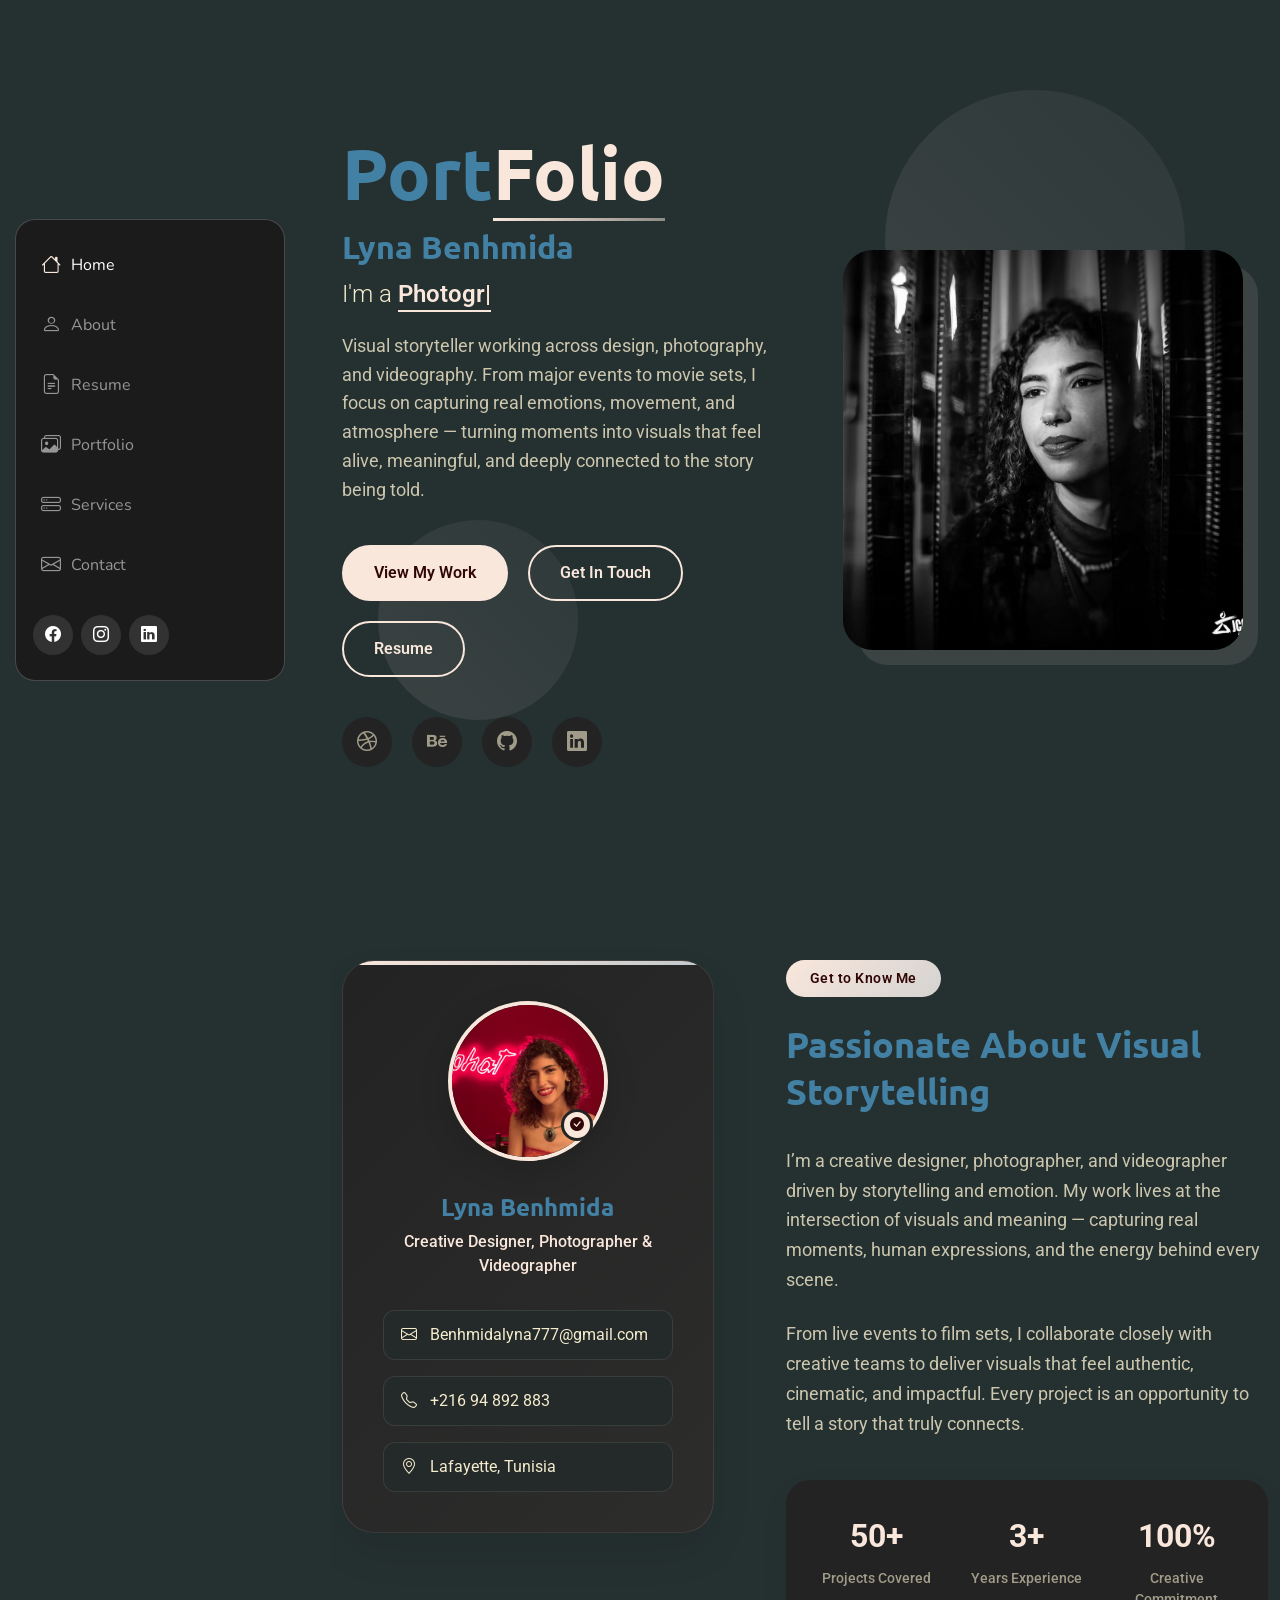
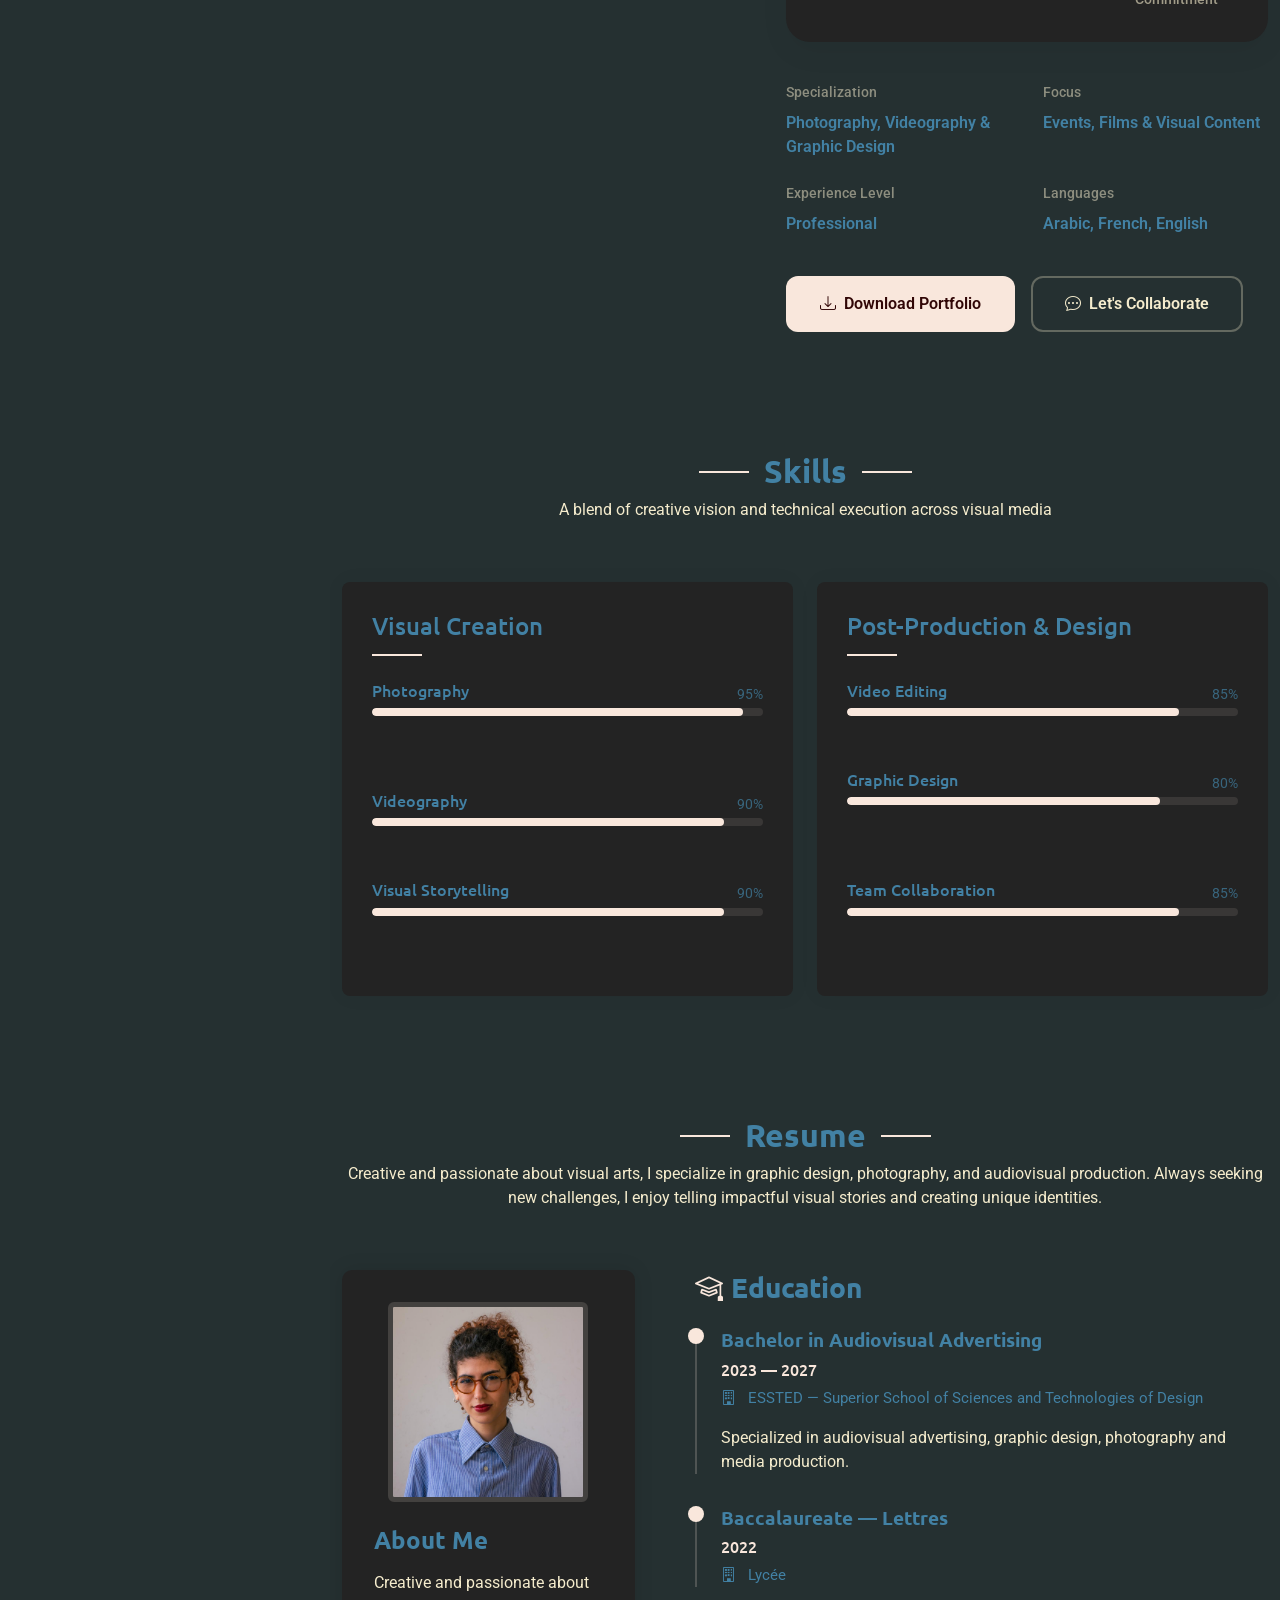
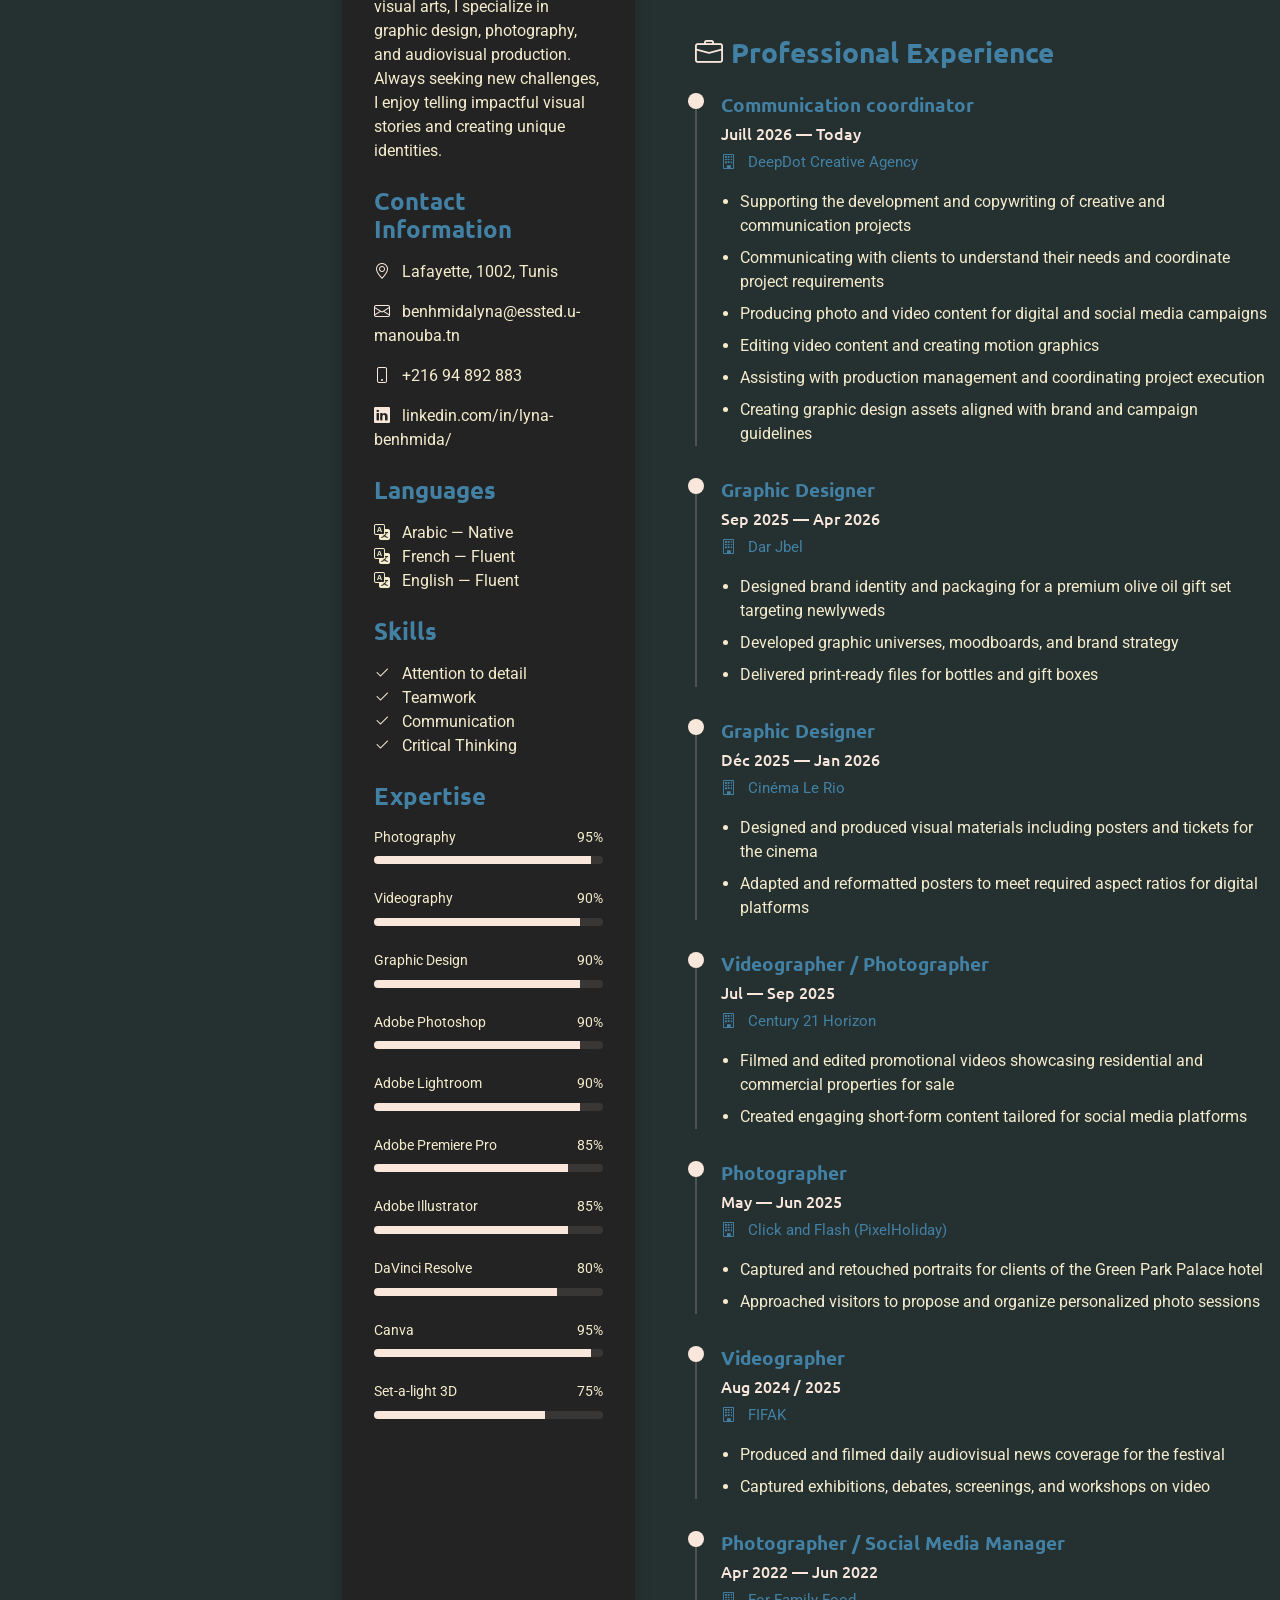
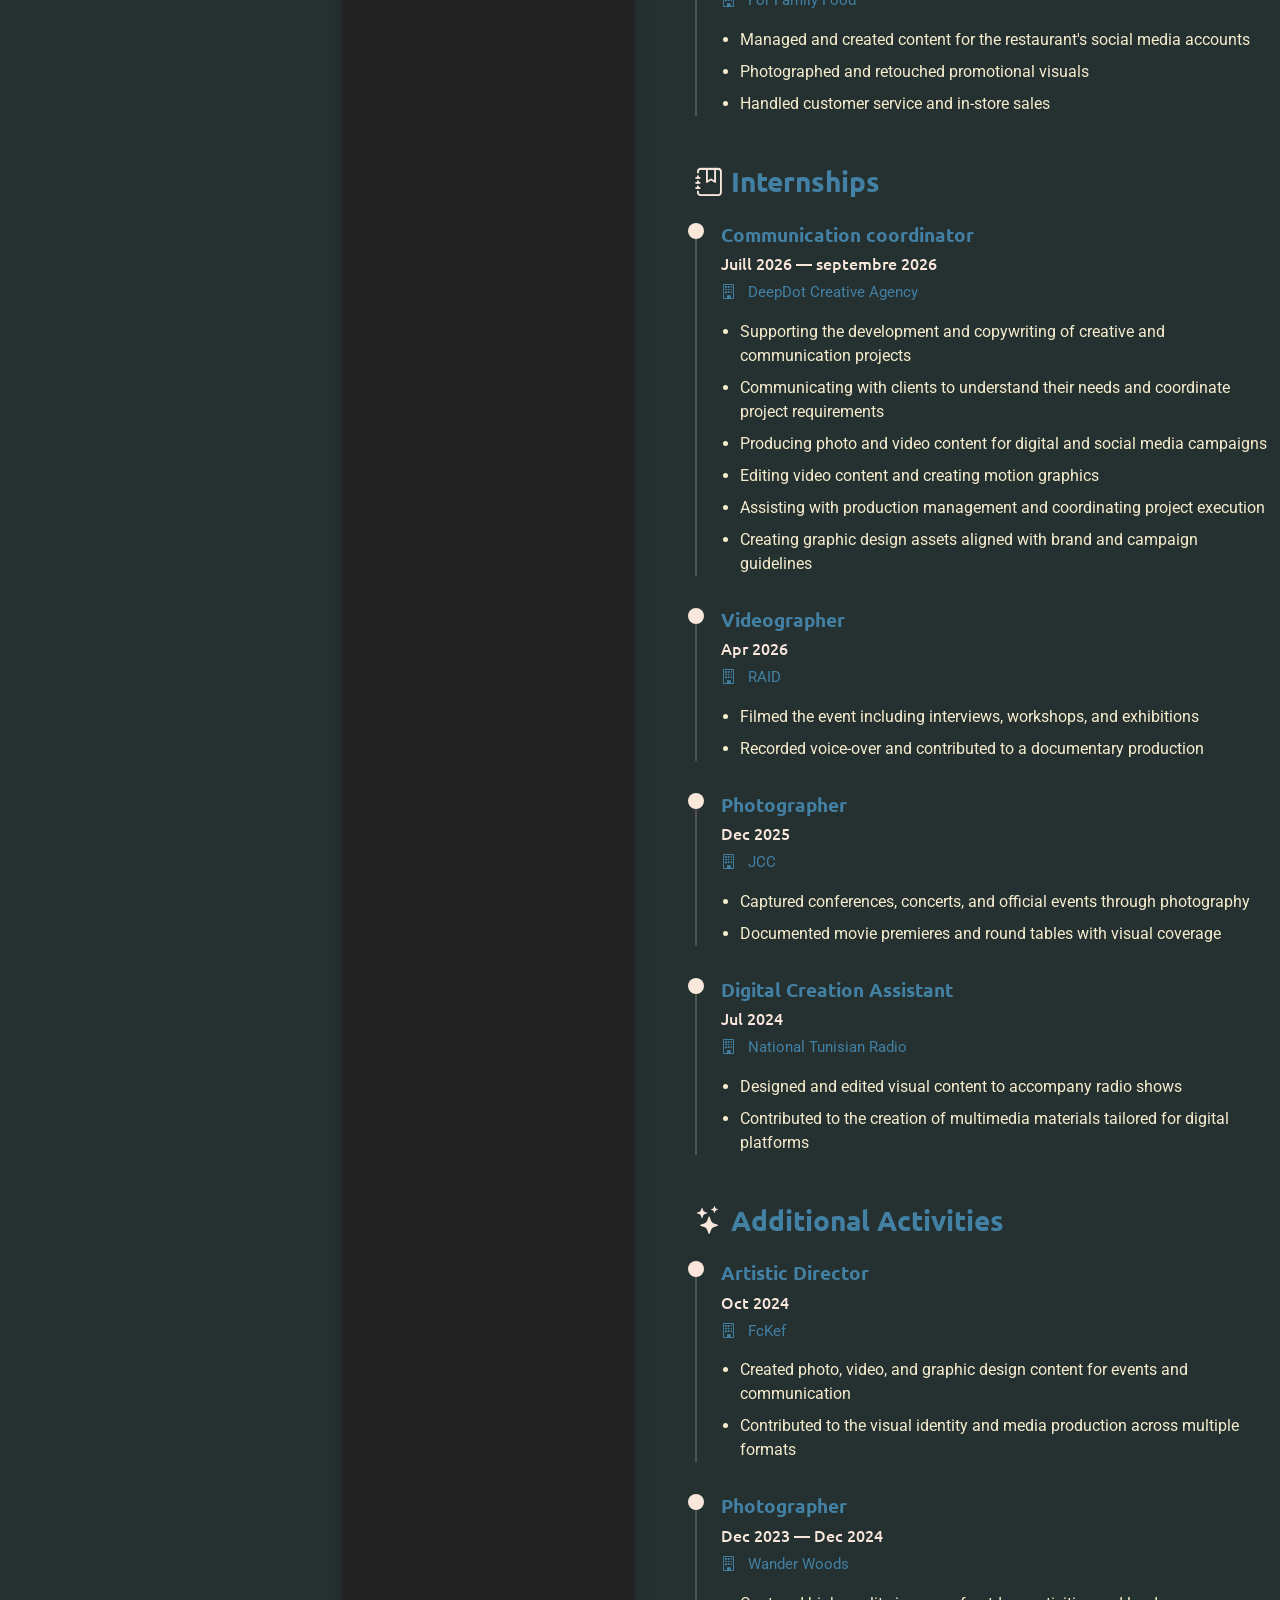
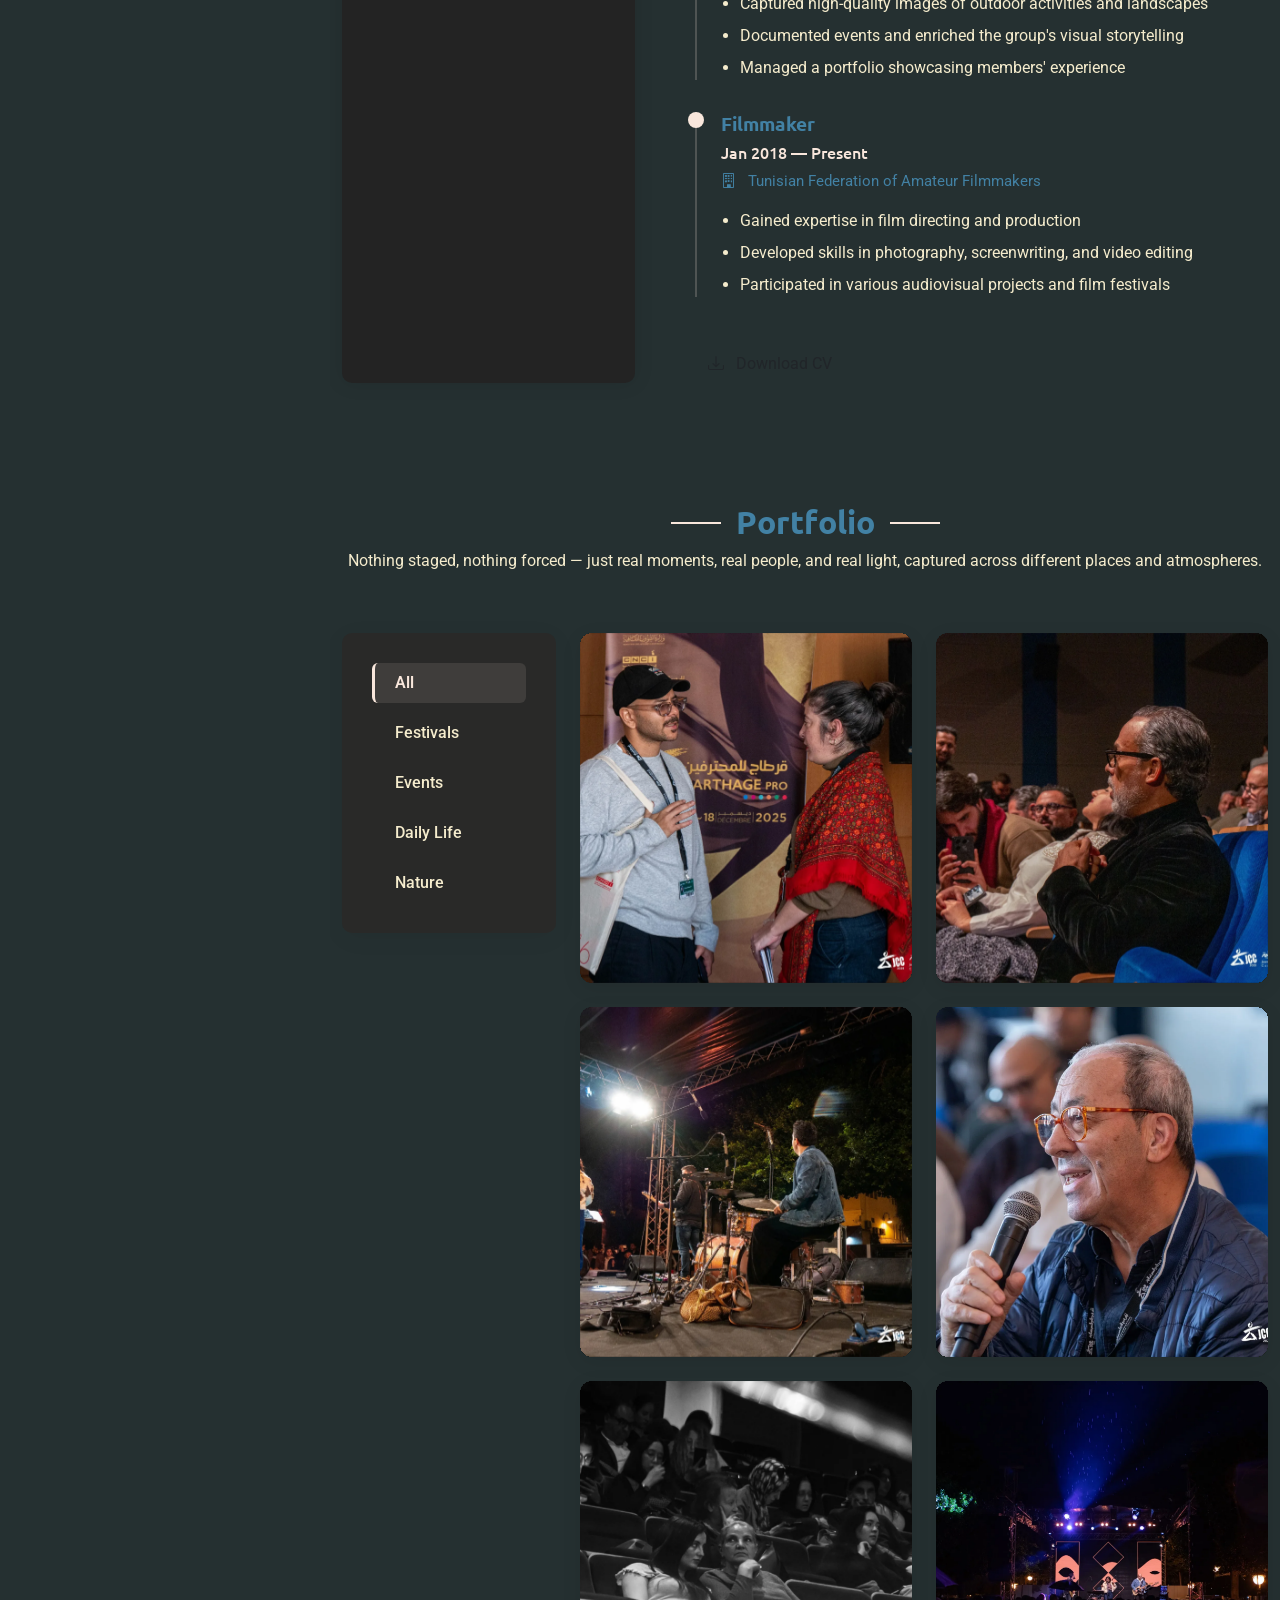
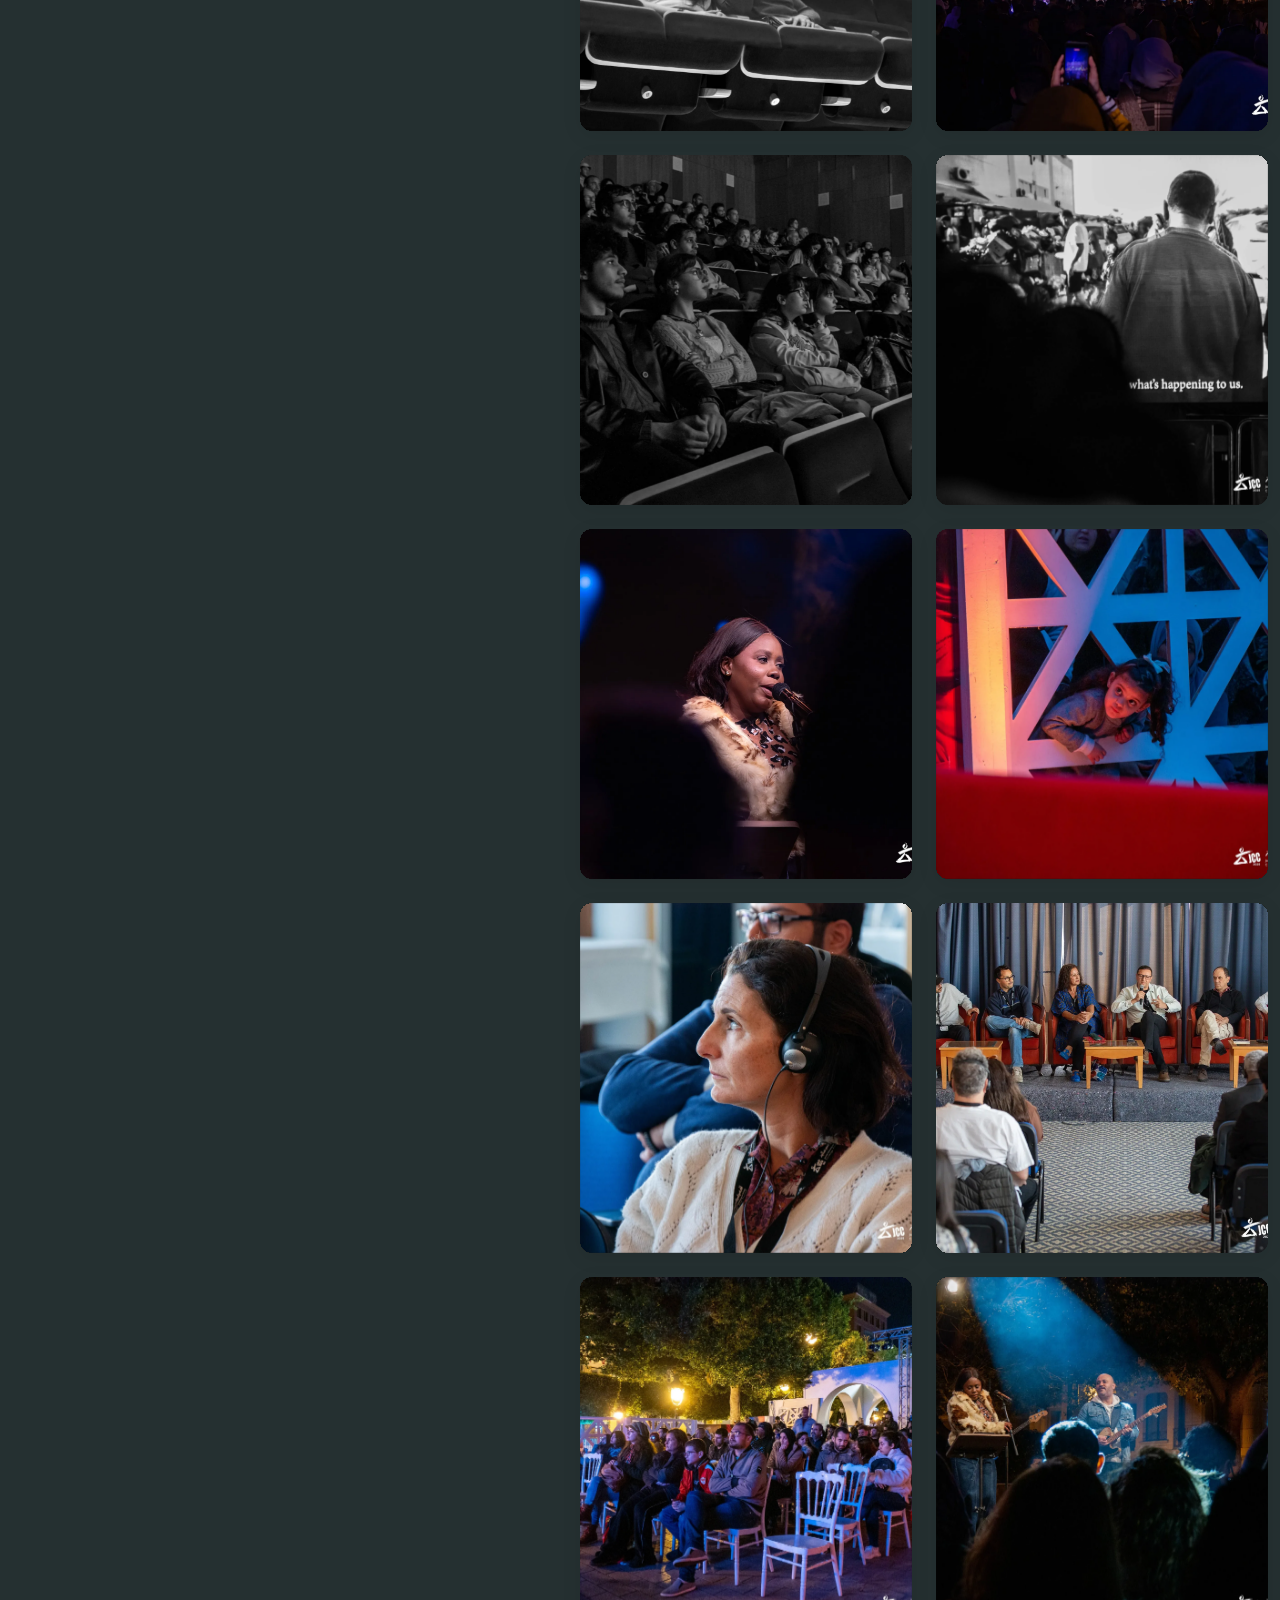
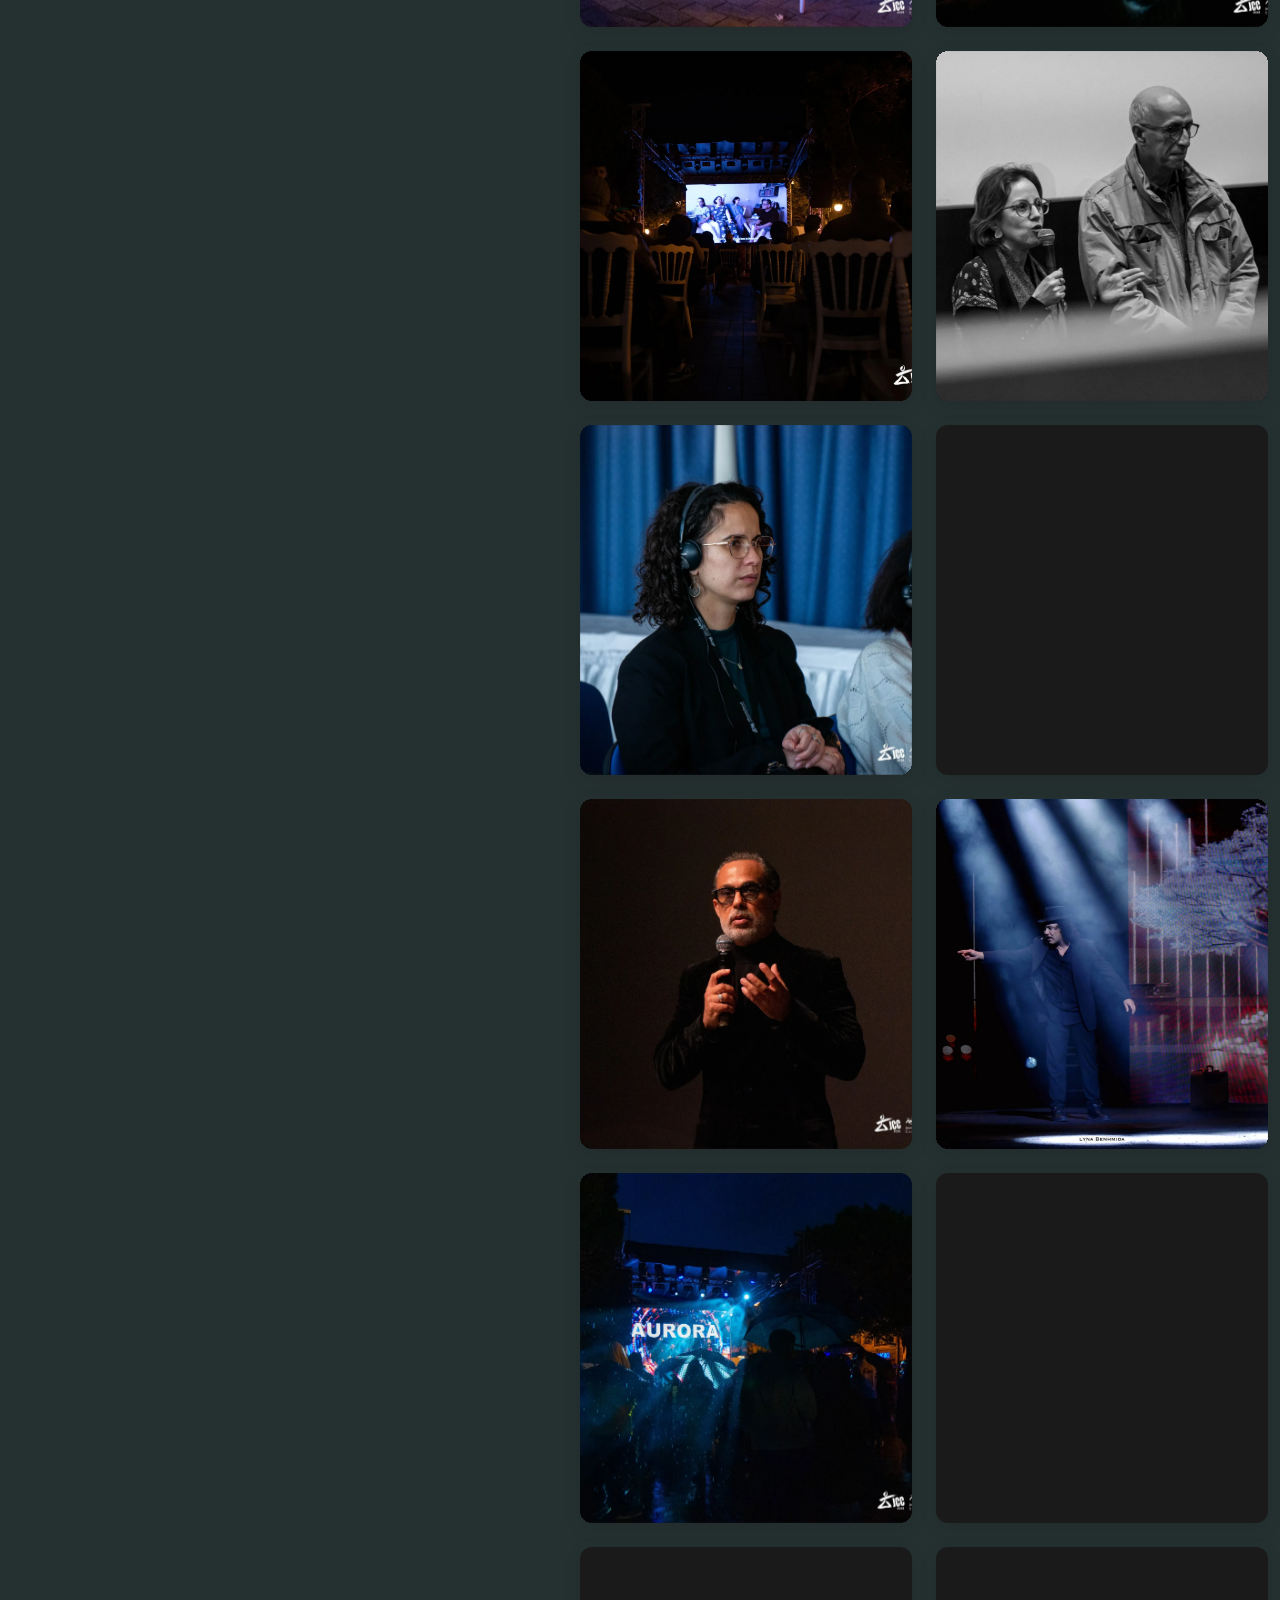
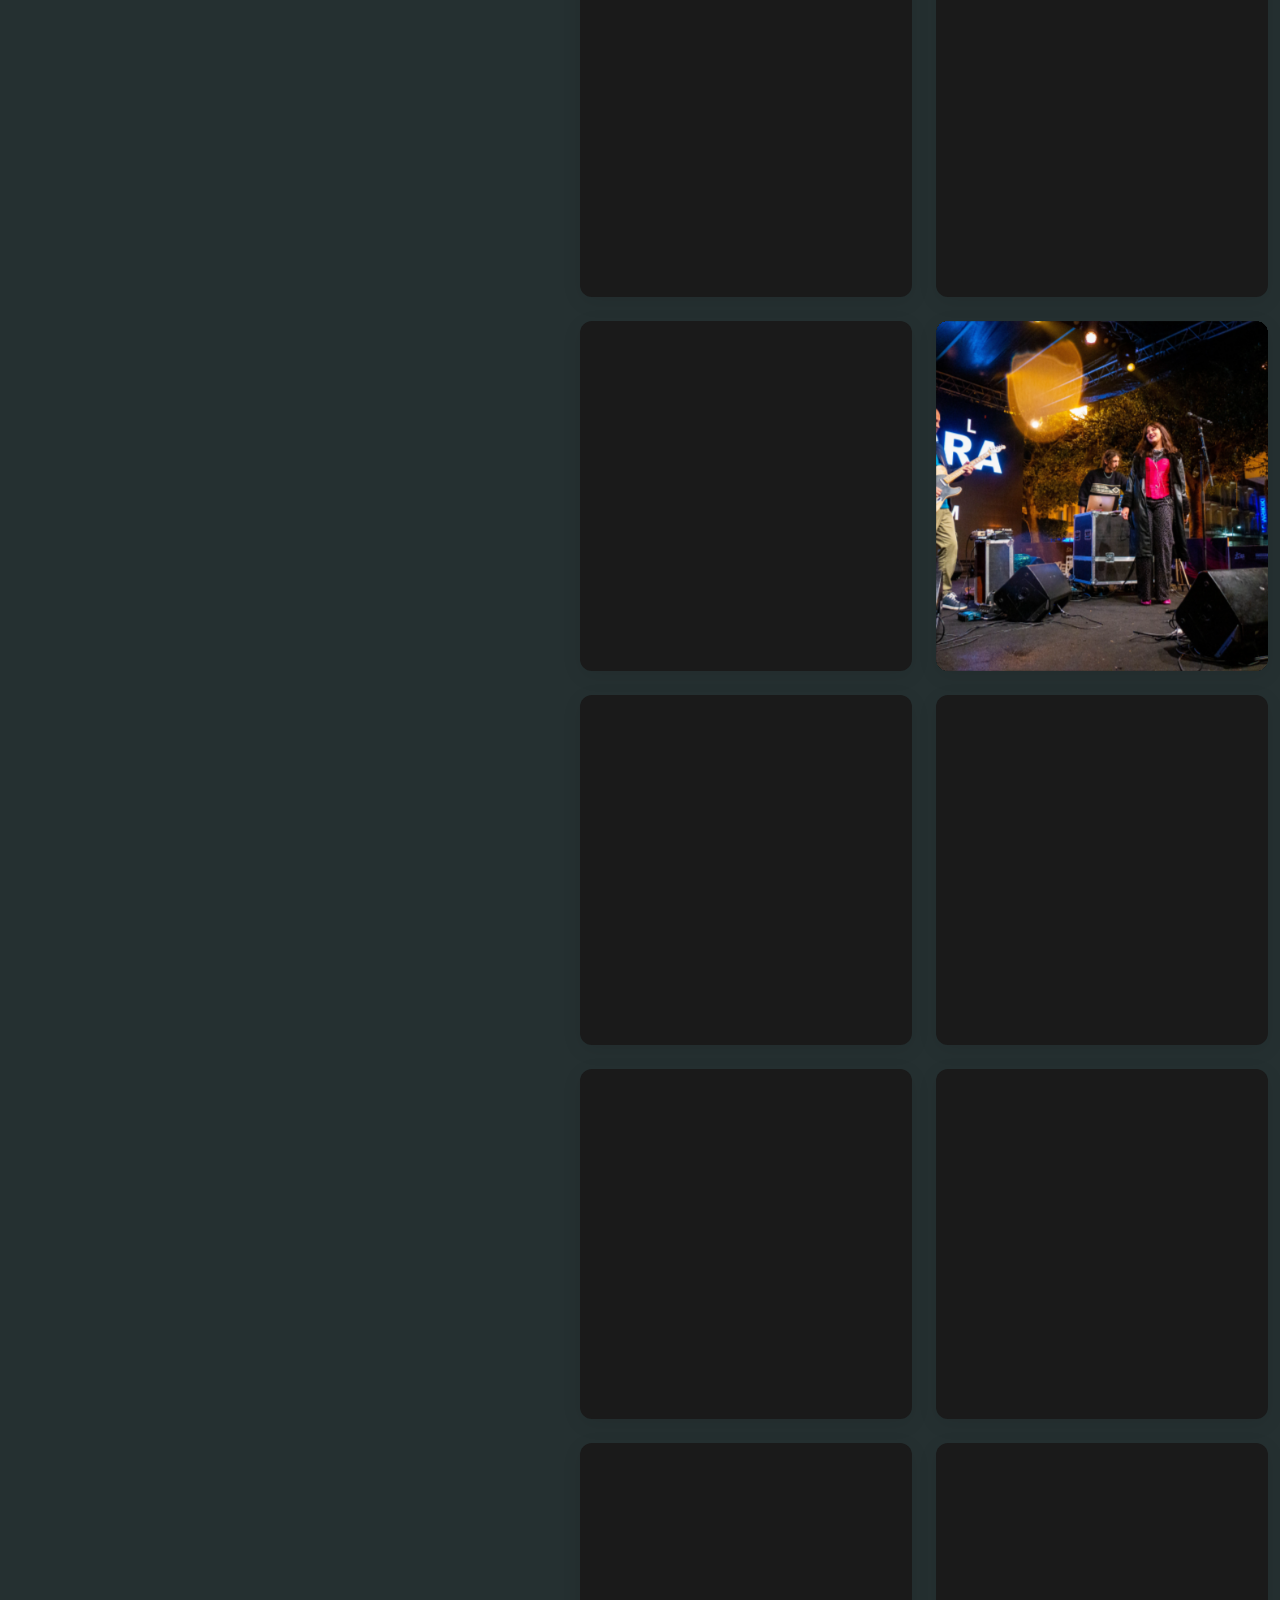
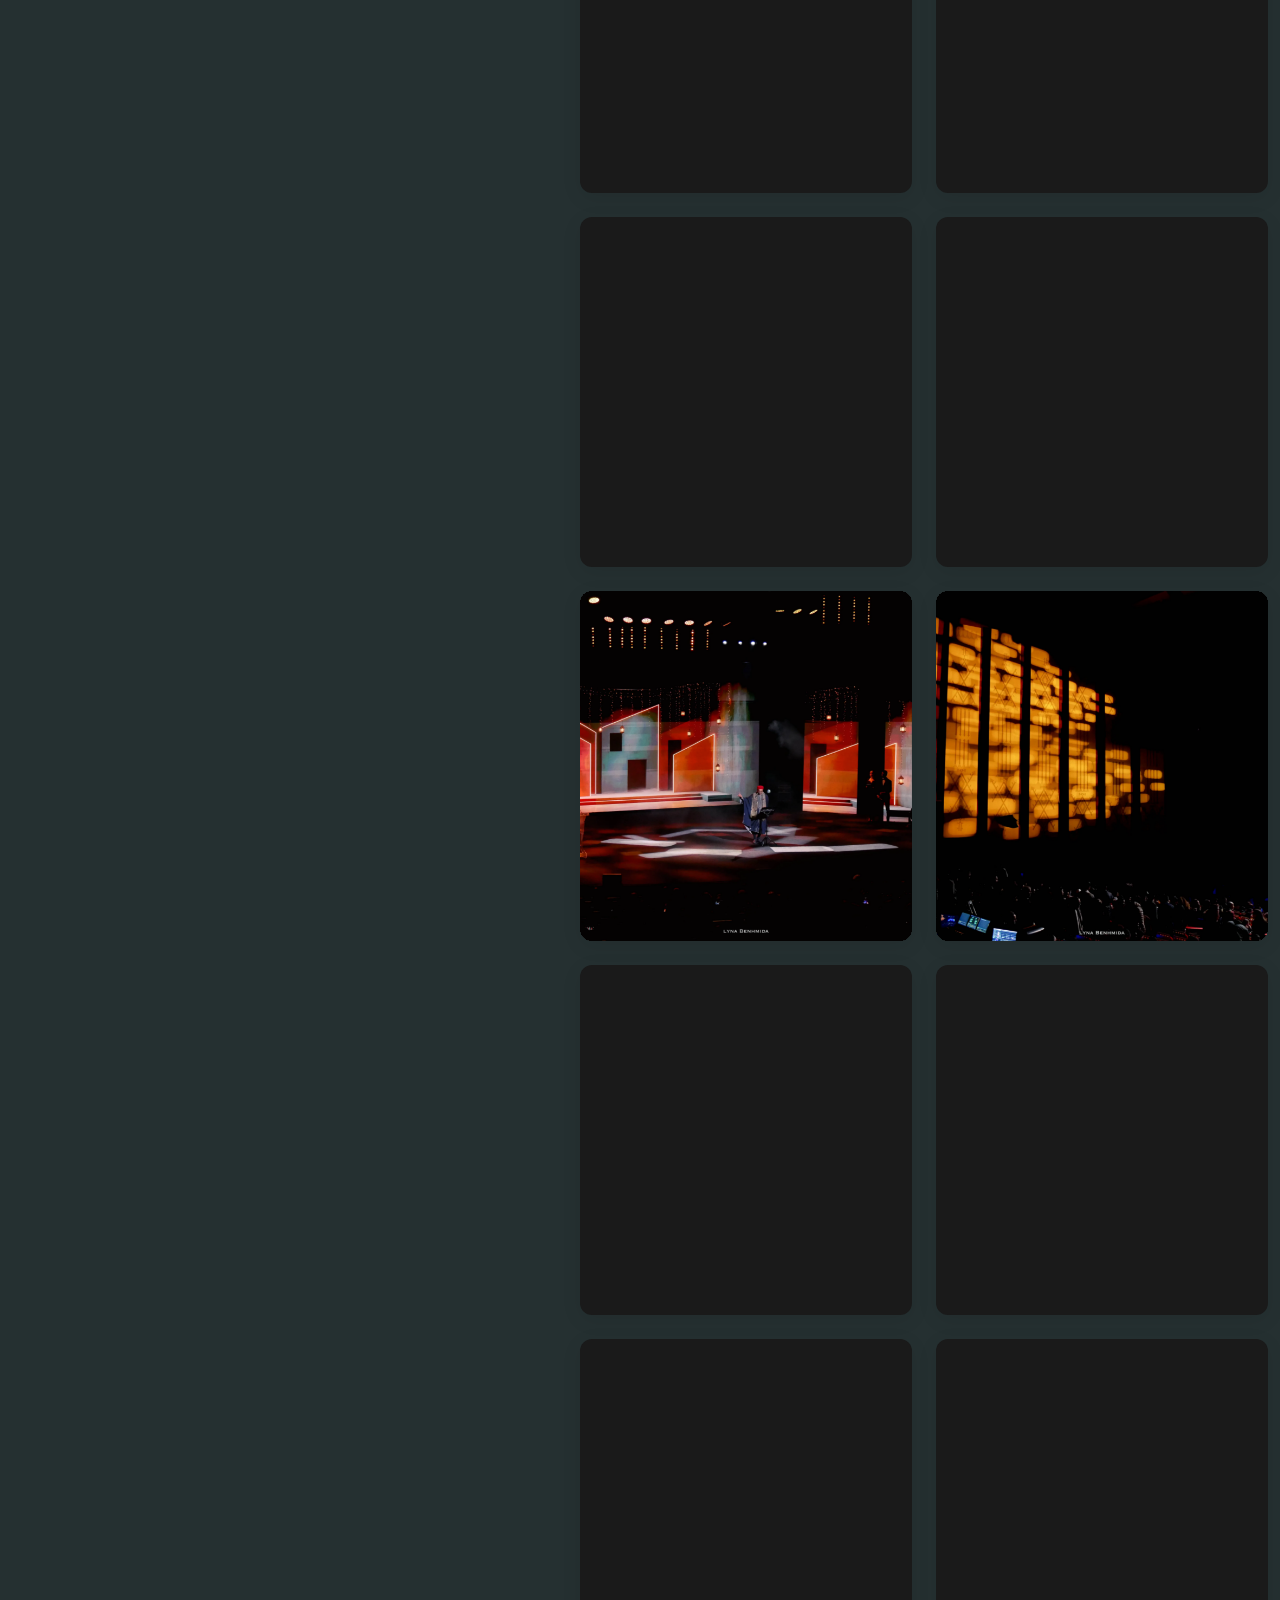
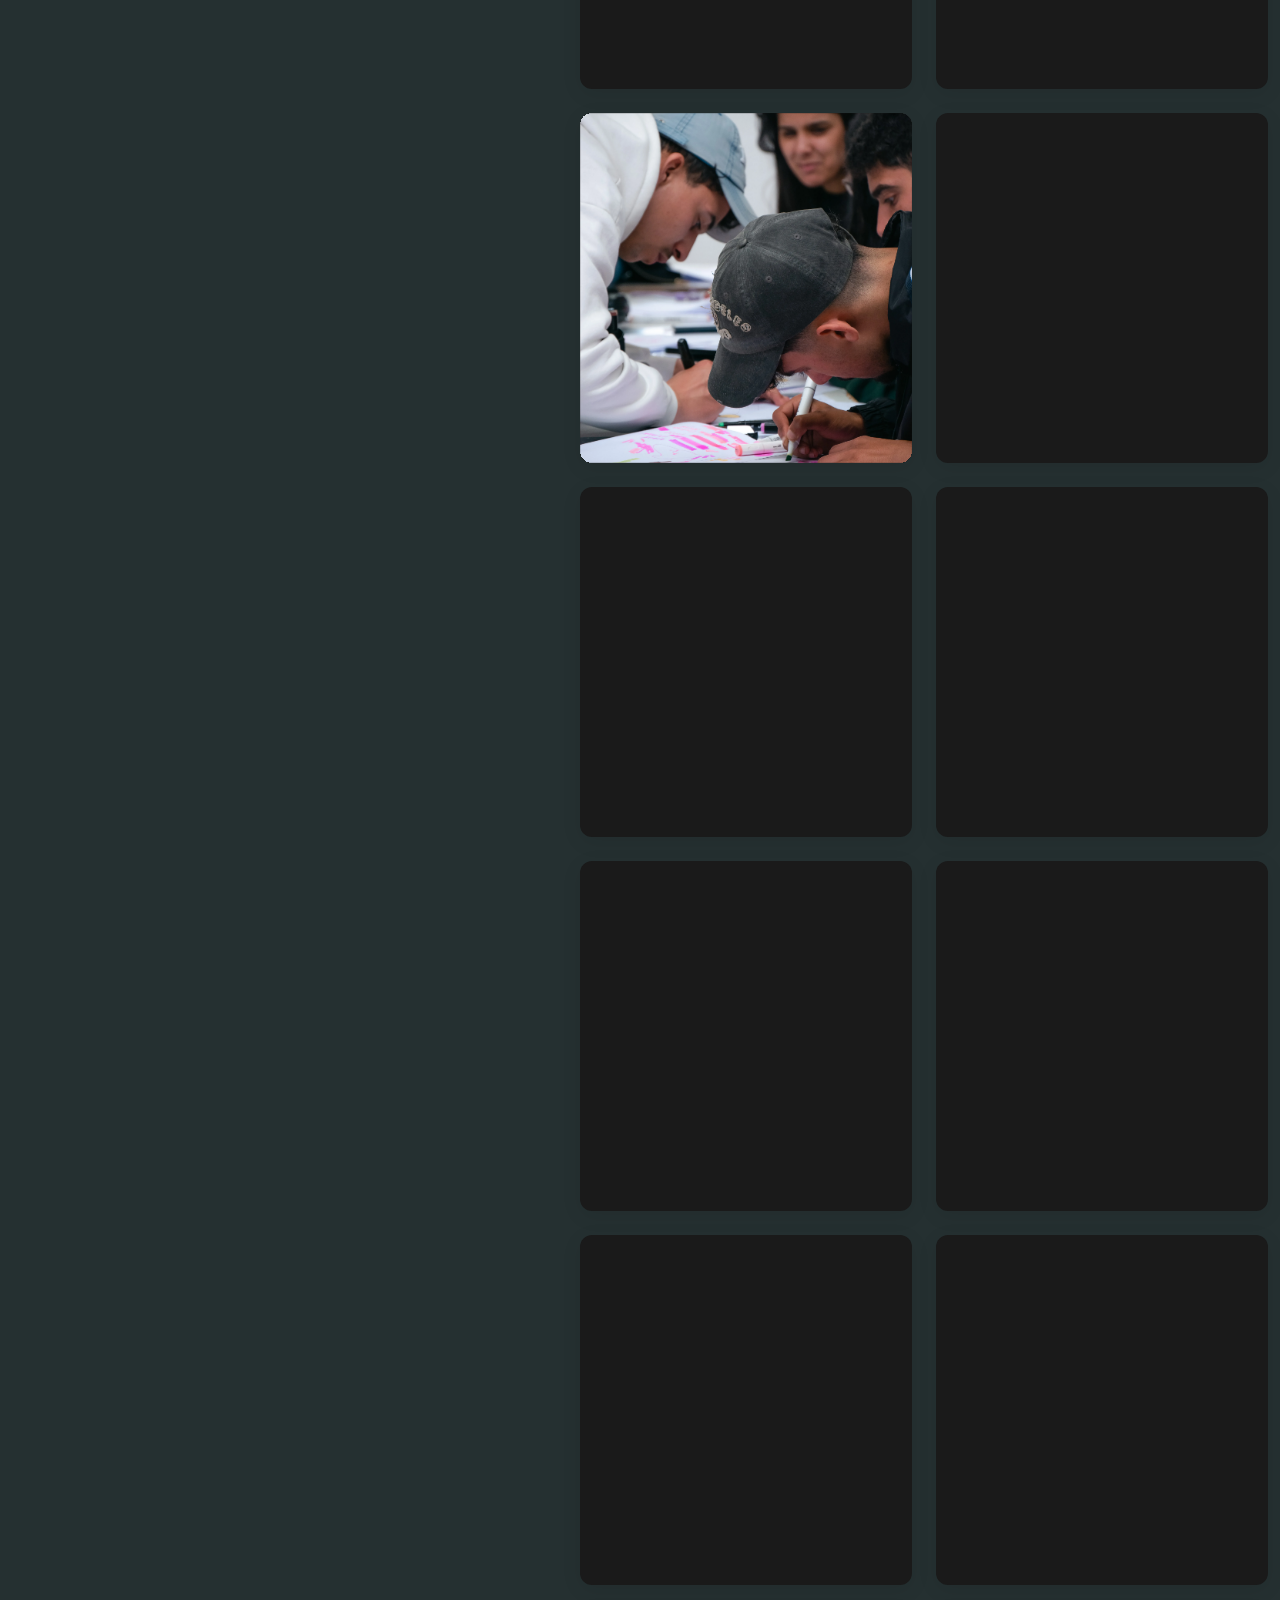
<file: index.html>
<!DOCTYPE html>
<html lang="en">

<head>
  <meta charset="utf-8">
  <meta content="width=device-width, initial-scale=1.0" name="viewport">
  <title>Portfolio Lyna Benhmida</title>
  <meta name="description" content="">
  <meta name="keywords" content="">

  <!-- Favicons -->
  <link href="assets/img/favicon.png" rel="icon">
  <link href="assets/img/apple-touch-icon.png" rel="apple-touch-icon">

  <!-- Fonts -->
  <link href="https://fonts.googleapis.com" rel="preconnect">
  <link href="https://fonts.gstatic.com" rel="preconnect" crossorigin>
  <link href="https://fonts.googleapis.com/css2?family=Roboto:ital,wght@0,100;0,300;0,400;0,500;0,700;0,900;1,100;1,300;1,400;1,500;1,700;1,900&family=Ubuntu:ital,wght@0,300;0,400;0,500;0,700;1,300;1,400;1,500;1,700&family=Nunito:ital,wght@0,200;0,300;0,400;0,500;0,600;0,700;0,800;0,900;1,200;1,300;1,400;1,500;1,600;1,700;1,800;1,900&display=swap" rel="stylesheet">

  <!-- Vendor CSS Files -->
  <link href="assets/vendor/bootstrap/css/bootstrap.min.css" rel="stylesheet">
  <link href="assets/vendor/bootstrap-icons/bootstrap-icons.css" rel="stylesheet">
  <link href="assets/vendor/aos/aos.css" rel="stylesheet">
  <link href="assets/vendor/glightbox/css/glightbox.min.css" rel="stylesheet">
  <link href="assets/vendor/swiper/swiper-bundle.min.css" rel="stylesheet">

  <!-- Main CSS File -->
  <link href="assets/css/main.css" rel="stylesheet">
  <style>
  /* Images fade in as they load instead of popping in */
  .portfolio-wrap img {
    opacity: 0;
    transition: opacity 0.4s ease;
    will-change: opacity;
  }
  .portfolio-wrap img.img-loaded {
    opacity: 1;
  }

  /* Placeholder background while image loads */
  .portfolio-wrap {
    background-color: #1a1a1a;
  }
</style>

  <!-- =======================================================
  * Template Name: SnapFolio
  * Template URL: https://bootstrapmade.com/snapfolio-bootstrap-portfolio-template/
  * Updated: Jul 21 2025 with Bootstrap v5.3.7
  * Author: BootstrapMade.com
  * License: https://bootstrapmade.com/license/
  ======================================================== -->
</head>

<body class="index-page">

  <header id="header" class="header dark-background d-flex flex-column justify-content-center">
    <i class="header-toggle d-xl-none bi bi-list"></i>

    <div class="header-container d-flex flex-column align-items-start">
      <nav id="navmenu" class="navmenu">
        <ul>
          <li><a href="#hero" class="active"><i class="bi bi-house navicon"></i>Home</a></li>
          <li><a href="#about"><i class="bi bi-person navicon"></i> About</a></li>
          <li><a href="#resume"><i class="bi bi-file-earmark-text navicon"></i> Resume</a></li>
          <li><a href="#portfolio"><i class="bi bi-images navicon"></i> Portfolio</a></li>
          <li><a href="#services"><i class="bi bi-hdd-stack navicon"></i> Services</a></li>
      <!--     <li class="dropdown"><a href="#"><i class="bi bi-menu-button navicon"></i> <span>Dropdown</span> <i class="bi bi-chevron-down toggle-dropdown"></i></a>
            <ul>
              <li><a href="#">Dropdown 1</a></li>
              <li class="dropdown"><a href="#"><span>Deep Dropdown</span> <i class="bi bi-chevron-down toggle-dropdown"></i></a>
                <ul>
                  <li><a href="#">Deep Dropdown 1</a></li>
                  <li><a href="#">Deep Dropdown 2</a></li>
                  <li><a href="#">Deep Dropdown 3</a></li>
                  <li><a href="#">Deep Dropdown 4</a></li>
                  <li><a href="#">Deep Dropdown 5</a></li>
                </ul>
              </li>
              <li><a href="#">Dropdown 2</a></li>
              <li><a href="#">Dropdown 3</a></li>
              <li><a href="#">Dropdown 4</a></li>
            </ul>
          </li> -->
          <li><a href="#contact"><i class="bi bi-envelope navicon"></i> Contact</a></li>
        </ul>
      </nav>

      <div class="social-links text-center">
        
        <a href="https://www.facebook.com/lina.benhmida.9" class="facebook"><i class="bi bi-facebook"></i></a>
        <a href="https://www.instagram.com/lyna.escobar/" class="instagram"><i class="bi bi-instagram"></i></a>
        <a href="https://www.linkedin.com/in/lyna-benhmida/" class="linkedin"><i class="bi bi-linkedin"></i></a>
      </div>

    </div>

  </header>

  <main class="main">

    <!-- Hero Section -->
    <section id="hero" class="hero section">

      <div class="background-elements">
        <div class="bg-circle circle-1"></div>
        <div class="bg-circle circle-2"></div>
      </div>

      <div class="hero-content">

        <div class="container">
          <div class="row align-items-center">

            <div class="col-lg-6" data-aos="fade-right" data-aos-delay="100">
              <div class="hero-text">
                <h1>Port<span class="accent-text">Folio</span></h1>
                <h2>Lyna Benhmida</h2>
                <p class="lead">I'm a <span class="typed" data-typed-items="Photographer, Creative Designer, Videographer"></span></p>
                <p class="description">Visual storyteller working across design, photography, and videography. From major events to movie sets, I focus on capturing real emotions, movement, and atmosphere — turning moments into visuals that feel alive, meaningful, and deeply connected to the story being told.</p>

                <div class="hero-actions">
                  <a href="#portfolio" class="btn btn-primary">View My Work</a>
                  <a href="#contact" class="btn btn-outline">Get In Touch</a>
                  <a href="assets/img/portfolio/LynaCV.pdf" class="btn btn-outline" target="_blank">Resume</a>

                </div>

                <div class="social-links">
                  <a href="https://dribbble.com/lynaescobar" class="dribbble"><i class="bi bi-dribbble"></i></a>
                  <a href="https://www.behance.net/lynaescobar" class="behance"><i class="bi bi-behance"></i></a>
                  <a href="https://github.com/lynaescobar" class="github"><i class="bi bi-github"></i></a>
                  <a href="https://www.linkedin.com/in/lyna-benhmida/" class="linkedin"><i class="bi bi-linkedin"></i></a>
                </div>
              </div>
            </div>

            <div class="col-lg-6" data-aos="fade-left" data-aos-delay="200">
              <div class="hero-visual">
                <div class="profile-container">
                  <div class="profile-background"></div>
                  <img src="assets/img/profile/lallounaFelJCC.jpeg" alt="Alexander Chen" class="profile-image">
                </div>
              </div>
            </div>

          </div>
        </div>
      </div>

    </section><!-- /Hero Section -->

    <!-- About Section -->
    <section id="about" class="about section">

      <div class="container" data-aos="fade-up" data-aos-delay="100">

        <div class="row">
          <div class="col-lg-5" data-aos="zoom-in" data-aos-delay="200">
            <div class="profile-card">
              <div class="profile-header">
                <div class="profile-image">
                  <img src="assets/img/profile/lallouna2.webp" alt="Profile Image" class="img-fluid">
                </div>
                <div class="profile-badge">
                  <i class="bi bi-check-circle-fill"></i>
                </div>
              </div>

              <div class="profile-content">
                <h3>Lyna Benhmida</h3>
                <p class="profession">Creative Designer, Photographer &amp; Videographer</p>

                <div class="contact-links">
                  <a href="mailto:marcus@example.com" class="contact-item">
                    <i class="bi bi-envelope"></i>
                    Benhmidalyna777@gmail.com
                  </a>
                  <a href="tel:+15551234567" class="contact-item">
                    <i class="bi bi-telephone"></i>
                    +216 94 892 883
                  </a>
                  <a href="#" class="contact-item">
                    <i class="bi bi-geo-alt"></i>
                    Lafayette, Tunisia
                  </a>
                </div>
              </div>
            </div>
          </div>

        <div class="col-lg-7" data-aos="fade-left" data-aos-delay="300">
  <div class="about-content">
    <div class="section-header">
      <span class="badge-text">Get to Know Me</span>
      <h2>Passionate About Visual Storytelling</h2>
    </div>

    <div class="description">
      <p>
        I’m a creative designer, photographer, and videographer driven by storytelling and emotion. My work lives at the intersection of visuals and meaning — capturing real moments, human expressions, and the energy behind every scene.
      </p>

      <p>
        From live events to film sets, I collaborate closely with creative teams to deliver visuals that feel authentic, cinematic, and impactful. Every project is an opportunity to tell a story that truly connects.
      </p>
    </div>

    <div class="stats-grid">
      <div class="stat-item">
        <div class="stat-number">50+</div>
        <div class="stat-label">Projects Covered</div>
      </div>
      <div class="stat-item">
        <div class="stat-number">3+</div>
        <div class="stat-label">Years Experience</div>
      </div>
      <div class="stat-item">
        <div class="stat-number">100%</div>
        <div class="stat-label">Creative Commitment</div>
      </div>
    </div>

    <div class="details-grid">
      <div class="detail-row">
        <div class="detail-item">
          <span class="detail-label">Specialization</span>
          <span class="detail-value">Photography, Videography & Graphic Design</span>
        </div>
        <div class="detail-item">
          <span class="detail-label">Focus</span>
          <span class="detail-value">Events, Films & Visual Content</span>
        </div>
      </div>
      <div class="detail-row">
        <div class="detail-item">
          <span class="detail-label">Experience Level</span>
          <span class="detail-value">Professional</span>
        </div>
        <div class="detail-item">
          <span class="detail-label">Languages</span>
          <span class="detail-value">Arabic, French, English</span>
        </div>
      </div>
    </div>

    <div class="cta-section">
      <a href="#" class="btn btn-primary">
        <i class="bi bi-download"></i>
        Download Portfolio
      </a>
      <a href="#contact" class="btn btn-outline">
        <i class="bi bi-chat-dots"></i>
        Let's Collaborate
      </a>
    </div>
  </div>
</div>

        </div>

      </div>

    </section><!-- /About Section -->

    <!-- Stats Section -->
   <!--  <section id="stats" class="stats section light-background">

      <div class="container" data-aos="fade-up" data-aos-delay="100">

        <div class="row justify-content-center">
          <div class="col-lg-10">
            <div class="stats-wrapper">
              <div class="stats-item" data-aos="zoom-in" data-aos-delay="150">
                <div class="icon-wrapper">
                  <i class="bi bi-emoji-smile"></i>
                </div>
                <span data-purecounter-start="0" data-purecounter-end="20" data-purecounter-duration="1" class="purecounter"></span>
                <p>Happy Clients</p>
              </div>

              <div class="stats-item" data-aos="zoom-in" data-aos-delay="200">
                <div class="icon-wrapper">
                  <i class="bi bi-journal-richtext"></i>
                </div>
                <span data-purecounter-start="0" data-purecounter-end="50" data-purecounter-duration="1" class="purecounter"></span>
                <p>Projects</p>
              </div>

              <div class="stats-item" data-aos="zoom-in" data-aos-delay="250">
                <div class="icon-wrapper">
                  <i class="bi bi-headset"></i>
                </div>
                <span data-purecounter-start="0" data-purecounter-end="1400" data-purecounter-duration="1" class="purecounter"></span>
                <p>Hours Of Support</p>
              </div>

              <div class="stats-item" data-aos="zoom-in" data-aos-delay="300">
                <div class="icon-wrapper">
                  <i class="bi bi-people"></i>
                </div>
                <span data-purecounter-start="0" data-purecounter-end="15" data-purecounter-duration="1" class="purecounter"></span>
                <p>Hard Workers</p>
              </div>
            </div>
          </div>
        </div>

      </div>

    </section> --><!-- /Stats Section -->

    <!-- Skills Section -->
   <section id="skills" class="skills section">

  <!-- Section Title -->
  <div class="container section-title" data-aos="fade-up">
    <h2>Skills</h2>
    <p>A blend of creative vision and technical execution across visual media</p>
  </div><!-- End Section Title -->

  <div class="container" data-aos="fade-up" data-aos-delay="100">

    <div class="row">

      <!-- Visual Creation Skills -->
      <div class="col-lg-6">
        <div class="skills-category" data-aos="fade-up" data-aos-delay="200">
          <h3>Visual Creation</h3>
          <div class="skills-animation">

            <div class="skill-item">
              <div class="d-flex justify-content-between align-items-center">
                <h4>Photography</h4>
                <span class="skill-percentage">95%</span>
              </div>
              <div class="progress">
                <div class="progress-bar" role="progressbar" aria-valuenow="95" aria-valuemin="0" aria-valuemax="100"></div>
              </div>
              <div class="skill-tooltip">Event, portrait, and on-set photography with a strong storytelling focus</div>
            </div>

            <div class="skill-item">
              <div class="d-flex justify-content-between align-items-center">
                <h4>Videography</h4>
                <span class="skill-percentage">90%</span>
              </div>
              <div class="progress">
                <div class="progress-bar" role="progressbar" aria-valuenow="90" aria-valuemin="0" aria-valuemax="100"></div>
              </div>
              <div class="skill-tooltip">Cinematic video capture for events, films, and interviews</div>
            </div>

            <div class="skill-item">
              <div class="d-flex justify-content-between align-items-center">
                <h4>Visual Storytelling</h4>
                <span class="skill-percentage">90%</span>
              </div>
              <div class="progress">
                <div class="progress-bar" role="progressbar" aria-valuenow="90" aria-valuemin="0" aria-valuemax="100"></div>
              </div>
              <div class="skill-tooltip">Turning moments, emotions, and movement into meaningful narratives</div>
            </div>

          </div>
        </div>
      </div>

      <!-- Post-Production & Design Skills -->
      <div class="col-lg-6">
        <div class="skills-category" data-aos="fade-up" data-aos-delay="300">
          <h3>Post-Production & Design</h3>
          <div class="skills-animation">

            <div class="skill-item">
              <div class="d-flex justify-content-between align-items-center">
                <h4>Video Editing</h4>
                <span class="skill-percentage">85%</span>
              </div>
              <div class="progress">
                <div class="progress-bar" role="progressbar" aria-valuenow="85" aria-valuemin="0" aria-valuemax="100"></div>
              </div>
              <div class="skill-tooltip">Editing, pacing, and storytelling for engaging visual content</div>
            </div>

            <div class="skill-item">
              <div class="d-flex justify-content-between align-items-center">
                <h4>Graphic Design</h4>
                <span class="skill-percentage">80%</span>
              </div>
              <div class="progress">
                <div class="progress-bar" role="progressbar" aria-valuenow="80" aria-valuemin="0" aria-valuemax="100"></div>
              </div>
              <div class="skill-tooltip">Design of programs, posters, and visual assets for events and media</div>
            </div>

            <div class="skill-item">
              <div class="d-flex justify-content-between align-items-center">
                <h4>Team Collaboration</h4>
                <span class="skill-percentage">85%</span>
              </div>
              <div class="progress">
                <div class="progress-bar" role="progressbar" aria-valuenow="85" aria-valuemin="0" aria-valuemax="100"></div>
              </div>
              <div class="skill-tooltip">Working in sync with audiovisual and production teams</div>
            </div>

          </div>
        </div>
      </div>

    </div>

  </div>
</section>
<!-- /Skills Section -->

<!-- Resume Section -->
<section id="resume" class="resume section">

  <!-- Section Title -->
  <div class="container section-title" data-aos="fade-up">
    <h2>Resume</h2>
    <p>Creative and passionate about visual arts, I specialize in graphic design, photography, and audiovisual production. Always seeking new challenges, I enjoy telling impactful visual stories and creating unique identities.</p>
  </div>

  <div class="container" data-aos="fade-up" data-aos-delay="100">
    <div class="row gy-4">

      <!-- Left column -->
      <div class="col-lg-4">
        <div class="resume-side" data-aos="fade-right" data-aos-delay="100">

          <div class="profile-img mb-4">
            <img src="assets/img/person/Lynabh.webp" alt="Profile" class="img-fluid rounded">
          </div>

          <h3>About Me</h3>
          <p>Creative and passionate about visual arts, I specialize in graphic design, photography, and audiovisual production. Always seeking new challenges, I enjoy telling impactful visual stories and creating unique identities.</p>

          <h3 class="mt-4">Contact Information</h3>
          <ul class="contact-info list-unstyled">
            <li><i class="bi bi-geo-alt"></i> Lafayette, 1002, Tunis</li>
            <li><i class="bi bi-envelope"></i> benhmidalyna@essted.u-manouba.tn</li>
            <li><i class="bi bi-phone"></i> +216 94 892 883</li>
            <li><i class="bi bi-linkedin"></i> linkedin.com/in/lyna-benhmida/</li>
          </ul>

          <h3 class="mt-4">Languages</h3>
          <ul class="list-unstyled">
            <li><i class="bi bi-translate me-2"></i> Arabic — Native</li>
            <li><i class="bi bi-translate me-2"></i> French — Fluent</li>
            <li><i class="bi bi-translate me-2"></i> English — Fluent</li>
          </ul>

          <h3 class="mt-4">Skills</h3>
          <ul class="list-unstyled">
            <li><i class="bi bi-check2 me-2"></i> Attention to detail</li>
            <li><i class="bi bi-check2 me-2"></i> Teamwork</li>
            <li><i class="bi bi-check2 me-2"></i> Communication</li>
            <li><i class="bi bi-check2 me-2"></i> Critical Thinking</li>
          </ul>

          <div class="skills-animation mt-4">
            <h3>Expertise</h3>

            <div class="skill-item">
              <div class="d-flex justify-content-between">
                <span>Photography</span><span>95%</span>
              </div>
              <div class="progress">
                <div class="progress-bar" role="progressbar" aria-valuenow="95" aria-valuemin="0" aria-valuemax="100"></div>
              </div>
            </div>

            <div class="skill-item">
              <div class="d-flex justify-content-between">
                <span>Videography</span><span>90%</span>
              </div>
              <div class="progress">
                <div class="progress-bar" role="progressbar" aria-valuenow="90" aria-valuemin="0" aria-valuemax="100"></div>
              </div>
            </div>

            <div class="skill-item">
              <div class="d-flex justify-content-between">
                <span>Graphic Design</span><span>90%</span>
              </div>
              <div class="progress">
                <div class="progress-bar" role="progressbar" aria-valuenow="90" aria-valuemin="0" aria-valuemax="100"></div>
              </div>
            </div>

            <div class="skill-item">
              <div class="d-flex justify-content-between">
                <span>Adobe Photoshop</span><span>90%</span>
              </div>
              <div class="progress">
                <div class="progress-bar" role="progressbar" aria-valuenow="90" aria-valuemin="0" aria-valuemax="100"></div>
              </div>
            </div>

            <div class="skill-item">
              <div class="d-flex justify-content-between">
                <span>Adobe Lightroom</span><span>90%</span>
              </div>
              <div class="progress">
                <div class="progress-bar" role="progressbar" aria-valuenow="90" aria-valuemin="0" aria-valuemax="100"></div>
              </div>
            </div>

            <div class="skill-item">
              <div class="d-flex justify-content-between">
                <span>Adobe Premiere Pro</span><span>85%</span>
              </div>
              <div class="progress">
                <div class="progress-bar" role="progressbar" aria-valuenow="85" aria-valuemin="0" aria-valuemax="100"></div>
              </div>
            </div>

            <div class="skill-item">
              <div class="d-flex justify-content-between">
                <span>Adobe Illustrator</span><span>85%</span>
              </div>
              <div class="progress">
                <div class="progress-bar" role="progressbar" aria-valuenow="85" aria-valuemin="0" aria-valuemax="100"></div>
              </div>
            </div>

            <div class="skill-item">
              <div class="d-flex justify-content-between">
                <span>DaVinci Resolve</span><span>80%</span>
              </div>
              <div class="progress">
                <div class="progress-bar" role="progressbar" aria-valuenow="80" aria-valuemin="0" aria-valuemax="100"></div>
              </div>
            </div>

            <div class="skill-item">
              <div class="d-flex justify-content-between">
                <span>Canva</span><span>95%</span>
              </div>
              <div class="progress">
                <div class="progress-bar" role="progressbar" aria-valuenow="95" aria-valuemin="0" aria-valuemax="100"></div>
              </div>
            </div>

            <div class="skill-item">
              <div class="d-flex justify-content-between">
                <span>Set-a-light 3D</span><span>75%</span>
              </div>
              <div class="progress">
                <div class="progress-bar" role="progressbar" aria-valuenow="75" aria-valuemin="0" aria-valuemax="100"></div>
              </div>
            </div>
          </div>

        </div>
      </div>

      <!-- Right column -->
      <div class="col-lg-8 ps-4 ps-lg-5">

        <!-- Education -->
        <div class="resume-section" data-aos="fade-up">
          <h3><i class="bi bi-mortarboard me-2"></i>Education</h3>

          <div class="resume-item">
            <h4>Bachelor in Audiovisual Advertising</h4>
            <h5>2023 — 2027</h5>
            <p class="company"><i class="bi bi-building"></i> ESSTED — Superior School of Sciences and Technologies of Design</p>
            <p>Specialized in audiovisual advertising, graphic design, photography and media production.</p>
          </div>

          <div class="resume-item">
            <h4>Baccalaureate — Lettres</h4>
            <h5>2022</h5>
            <p class="company"><i class="bi bi-building"></i> Lycée</p>
          </div>
        </div>

        <!-- Professional Experience -->
        <div class="resume-section mt-4" data-aos="fade-up">
          <h3><i class="bi bi-briefcase me-2"></i>Professional Experience</h3>




  <div class="resume-item">
            <h4>Communication coordinator</h4>
            <h5>Juill 2026 — Today</h5>
            <p class="company"><i class="bi bi-building"></i> DeepDot Creative Agency</p>
            <ul>
              <li>Supporting the development and copywriting of creative and communication projects </li>
              <li>Communicating with clients to understand their needs and coordinate project requirements </li>
              <li>Producing photo and video content for digital and social media campaigns </li>
              <li>Editing video content and creating motion graphics   </li>
              <li>Assisting with production management and coordinating project execution   </li>
              <li>Creating graphic design assets aligned with brand and campaign guidelines   </li>



            </ul>
          </div>



          <div class="resume-item">
            <h4>Graphic Designer</h4>
            <h5>Sep 2025 — Apr 2026</h5>
            <p class="company"><i class="bi bi-building"></i> Dar Jbel</p>
            <ul>
              <li>Designed brand identity and packaging for a premium olive oil gift set targeting newlyweds</li>
              <li>Developed graphic universes, moodboards, and brand strategy</li>
              <li>Delivered print-ready files for bottles and gift boxes</li>
            </ul>
          </div>



          <div class="resume-item">
            <h4>Graphic Designer</h4>
            <h5>Déc 2025 — Jan 2026</h5>
            <p class="company"><i class="bi bi-building"></i> Cinéma Le Rio</p>
            <ul>
              <li>Designed and produced visual materials including posters and tickets for the cinema</li>
              <li>Adapted and reformatted posters to meet required aspect ratios for digital platforms</li>
            </ul>
          </div>

          <div class="resume-item">
            <h4>Videographer / Photographer</h4>
            <h5>Jul — Sep 2025</h5>
            <p class="company"><i class="bi bi-building"></i> Century 21 Horizon</p>
            <ul>
              <li>Filmed and edited promotional videos showcasing residential and commercial properties for sale</li>
              <li>Created engaging short-form content tailored for social media platforms</li>
            </ul>
          </div>

          <div class="resume-item">
            <h4>Photographer</h4>
            <h5>May — Jun 2025</h5>
            <p class="company"><i class="bi bi-building"></i> Click and Flash (PixelHoliday)</p>
            <ul>
              <li>Captured and retouched portraits for clients of the Green Park Palace hotel</li>
              <li>Approached visitors to propose and organize personalized photo sessions</li>
            </ul>
          </div>

          <div class="resume-item">
            <h4>Videographer</h4>
            <h5>Aug 2024 / 2025</h5>
            <p class="company"><i class="bi bi-building"></i> FIFAK</p>
            <ul>
              <li>Produced and filmed daily audiovisual news coverage for the festival</li>
              <li>Captured exhibitions, debates, screenings, and workshops on video</li>
            </ul>
          </div>

          <div class="resume-item">
            <h4>Photographer / Social Media Manager</h4>
            <h5>Apr 2022 — Jun 2022</h5>
            <p class="company"><i class="bi bi-building"></i> For Family Food</p>
            <ul>
              <li>Managed and created content for the restaurant's social media accounts</li>
              <li>Photographed and retouched promotional visuals</li>
              <li>Handled customer service and in-store sales</li>
            </ul>
          </div>
        </div>

        <!-- Internships -->
        <div class="resume-section mt-4" data-aos="fade-up" data-aos-delay="100">
          <h3><i class="bi bi-journal-bookmark me-2"></i>Internships</h3>
<div class="resume-item">
            <h4>Communication coordinator</h4>
            <h5>Juill 2026 — septembre 2026</h5>
            <p class="company"><i class="bi bi-building"></i> DeepDot Creative Agency</p>
            <ul>
              <li>Supporting the development and copywriting of creative and communication projects </li>
              <li>Communicating with clients to understand their needs and coordinate project requirements </li>
              <li>Producing photo and video content for digital and social media campaigns </li>
              <li>Editing video content and creating motion graphics   </li>
              <li>Assisting with production management and coordinating project execution   </li>
              <li>Creating graphic design assets aligned with brand and campaign guidelines   </li>



            </ul>
          </div>
          <div class="resume-item">
            <h4>Videographer</h4>
            <h5>Apr 2026</h5>
            <p class="company"><i class="bi bi-building"></i> RAID</p>
            <ul>
              <li>Filmed the event including interviews, workshops, and exhibitions</li>
              <li>Recorded voice-over and contributed to a documentary production</li>
            </ul>
          </div>

          <div class="resume-item">
            <h4>Photographer</h4>
            <h5>Dec 2025</h5>
            <p class="company"><i class="bi bi-building"></i> JCC</p>
            <ul>
              <li>Captured conferences, concerts, and official events through photography</li>
              <li>Documented movie premieres and round tables with visual coverage</li>
            </ul>
          </div>

          <div class="resume-item">
            <h4>Digital Creation Assistant</h4>
            <h5>Jul 2024</h5>
            <p class="company"><i class="bi bi-building"></i> National Tunisian Radio</p>
            <ul>
              <li>Designed and edited visual content to accompany radio shows</li>
              <li>Contributed to the creation of multimedia materials tailored for digital platforms</li>
            </ul>
          </div>
        </div>

        <!-- Additional Activities -->
        <div class="resume-section mt-4" data-aos="fade-up" data-aos-delay="150">
          <h3><i class="bi bi-stars me-2"></i>Additional Activities</h3>

          <div class="resume-item">
            <h4>Artistic Director</h4>
            <h5>Oct 2024</h5>
            <p class="company"><i class="bi bi-building"></i> FcKef</p>
            <ul>
              <li>Created photo, video, and graphic design content for events and communication</li>
              <li>Contributed to the visual identity and media production across multiple formats</li>
            </ul>
          </div>

          <div class="resume-item">
            <h4>Photographer</h4>
            <h5>Dec 2023 — Dec 2024</h5>
            <p class="company"><i class="bi bi-building"></i> Wander Woods</p>
            <ul>
              <li>Captured high-quality images of outdoor activities and landscapes</li>
              <li>Documented events and enriched the group's visual storytelling</li>
              <li>Managed a portfolio showcasing members' experience</li>
            </ul>
          </div>

          <div class="resume-item">
            <h4>Filmmaker</h4>
            <h5>Jan 2018 — Present</h5>
            <p class="company"><i class="bi bi-building"></i> Tunisian Federation of Amateur Filmmakers</p>
            <ul>
              <li>Gained expertise in film directing and production</li>
              <li>Developed skills in photography, screenwriting, and video editing</li>
              <li>Participated in various audiovisual projects and film festivals</li>
            </ul>
          </div>
        </div>

        <!-- Download CV button -->
        <div class="mt-4" data-aos="fade-up" data-aos-delay="200">
          <a href="assets/img/LynaCV.pdf" target="_blank" class="btn btn-outline">
            <i class="bi bi-download me-2"></i> Download CV
          </a>
        </div>

      </div>
    </div>
  </div>

</section><!-- /Resume Section -->

    <!-- Portfolio Section -->
    <section id="portfolio" class="portfolio section">

      <!-- Section Title -->
      <div class="container section-title" data-aos="fade-up">
        <h2>Portfolio</h2>
        <p>Nothing staged, nothing forced — just real moments, real people, and real light, captured across different places and atmospheres.</p>
      </div><!-- End Section Title -->

      <div class="container" data-aos="fade-up" data-aos-delay="100">

<div class="isotope-layout" data-default-filter="*" data-layout="masonry" data-sort="original-order">

 <div class="isotope-layout" data-default-filter="*" data-layout="masonry" data-sort="original-order">

  <div class="row">
    <div class="col-lg-3 filter-sidebar">
      <div class="filters-wrapper" data-aos="fade-right" data-aos-delay="150">
        <ul class="portfolio-filters isotope-filters">

          <li data-filter="*" class="filter-active">All</li>

          <li data-filter=".filter-festivaux">Festivals
            <ul class="sub-filters">
              <li data-filter=".filter-jcc">JCC</li>
              <li data-filter=".filter-jtc">JTC</li>
               <li data-filter=".filter-Raid">RAID</li>
              <li data-filter=".filter-Fifak">FIFAK</li>
              <li data-filter=".filter-kef">FC Kef</li>




           </ul>
          </li>

          <li data-filter=".filter-events">Events
            <ul class="sub-filters">
              <li data-filter=".filter-workshop">Workshops</li>
              <li data-filter=".filter-conference">Conferences &amp; Talks</li>
              <li data-filter=".filter-exhibition">Exhibitions</li>
              <li data-filter=".filter-street-event">Street Events</li>
            </ul>
          </li>

          <li data-filter=".filter-quotidien">Daily Life
            <ul class="sub-filters">
              <li data-filter=".filter-street-life">Street Life</li>
            </ul>
          </li>

             <li data-filter=".filter-quotidien">Nature
        
          </li>

        </ul>
      </div>
    </div>

<div class="col-lg-9">
  <div class="row gy-4 portfolio-container isotope-container" data-aos="fade-up" data-aos-delay="200">

    <!-- ======= FESTIVALS — JCC ======= -->
    <div class="col-lg-6 col-md-6 portfolio-item isotope-item filter-festivaux filter-jcc">
      <div class="portfolio-wrap">
        <img src="assets/img/portfolio/festivaux/JCC21.webp" class="img-fluid" alt="" loading="lazy" decoding="async" decoding="async">
        <div class="portfolio-info"><div class="content">
          <span class="category">Festivals · JCC</span><h4>JCC — 21</h4>
          <div class="portfolio-links">
            <a href="assets/img/portfolio/festivaux/JCC21.webp" class="glightbox" title="JCC — 21"><i class="bi bi-plus-lg"></i></a>
            <a href="portfolio-details.html?category=jcc" title="More Details"><i class="bi bi-arrow-right"></i></a>
          </div>
        </div></div>
      </div>
    </div>

    <div class="col-lg-6 col-md-6 portfolio-item isotope-item filter-festivaux filter-jcc">
      <div class="portfolio-wrap">
        <img src="assets/img/portfolio/festivaux/jcc22.webp" class="img-fluid" alt="" loading="lazy" decoding="async" decoding="async">
        <div class="portfolio-info"><div class="content">
          <span class="category">Festivals · JCC</span><h4>JCC — 22</h4>
          <div class="portfolio-links">
            <a href="assets/img/portfolio/festivaux/jcc22.webp" class="glightbox" title="JCC — 22"><i class="bi bi-plus-lg"></i></a>
            <a href="portfolio-details.html?category=jcc" title="More Details"><i class="bi bi-arrow-right"></i></a>
          </div>
        </div></div>
      </div>
    </div>

    <div class="col-lg-6 col-md-6 portfolio-item isotope-item filter-festivaux filter-jcc">
      <div class="portfolio-wrap">
        <img src="assets/img/portfolio/festivaux/jcc23.webp" class="img-fluid" alt="" loading="lazy" decoding="async" decoding="async">
        <div class="portfolio-info"><div class="content">
          <span class="category">Festivals · JCC</span><h4>JCC — 23</h4>
          <div class="portfolio-links">
            <a href="assets/img/portfolio/festivaux/jcc23.webp" class="glightbox" title="JCC — 23"><i class="bi bi-plus-lg"></i></a>
            <a href="portfolio-details.html?category=jcc" title="More Details"><i class="bi bi-arrow-right"></i></a>
          </div>
        </div></div>
      </div>
    </div>

    <div class="col-lg-6 col-md-6 portfolio-item isotope-item filter-festivaux filter-jcc">
      <div class="portfolio-wrap">
        <img src="assets/img/portfolio/festivaux/jcc24.webp" class="img-fluid" alt="" loading="lazy" decoding="async">
        <div class="portfolio-info"><div class="content">
          <span class="category">Festivals · JCC</span><h4>JCC — 24</h4>
          <div class="portfolio-links">
            <a href="assets/img/portfolio/festivaux/jcc24.webp" class="glightbox" title="JCC — 24"><i class="bi bi-plus-lg"></i></a>
            <a href="portfolio-details.html?category=jcc" title="More Details"><i class="bi bi-arrow-right"></i></a>
          </div>
        </div></div>
      </div>
    </div>

    <div class="col-lg-6 col-md-6 portfolio-item isotope-item filter-festivaux filter-jcc">
      <div class="portfolio-wrap">
        <img src="assets/img/portfolio/festivaux/jcc25.webp" class="img-fluid" alt="" loading="lazy" decoding="async">
        <div class="portfolio-info"><div class="content">
          <span class="category">Festivals · JCC</span><h4>JCC — 25</h4>
          <div class="portfolio-links">
            <a href="assets/img/portfolio/festivaux/jcc25.webp" class="glightbox" title="JCC — 25"><i class="bi bi-plus-lg"></i></a>
            <a href="portfolio-details.html?category=jcc" title="More Details"><i class="bi bi-arrow-right"></i></a>
          </div>
        </div></div>
      </div>
    </div>

    <div class="col-lg-6 col-md-6 portfolio-item isotope-item filter-festivaux filter-jcc">
      <div class="portfolio-wrap">
        <img src="assets/img/portfolio/festivaux/JCC26.WEBP" class="img-fluid" alt="" loading="lazy" decoding="async">
        <div class="portfolio-info"><div class="content">
          <span class="category">Festivals · JCC</span><h4>JCC — 26</h4>
          <div class="portfolio-links">
            <a href="assets/img/portfolio/festivaux/JCC26.WEBP" class="glightbox" title="JCC — 26"><i class="bi bi-plus-lg"></i></a>
            <a href="portfolio-details.html?category=jcc" title="More Details"><i class="bi bi-arrow-right"></i></a>
          </div>
        </div></div>
      </div>
    </div>

    <div class="col-lg-6 col-md-6 portfolio-item isotope-item filter-festivaux filter-jcc">
      <div class="portfolio-wrap">
        <img src="assets/img/portfolio/festivaux/jcc27.WEBP" class="img-fluid" alt="" loading="lazy" decoding="async">
        <div class="portfolio-info"><div class="content">
          <span class="category">Festivals · JCC</span><h4>JCC — 27</h4>
          <div class="portfolio-links">
            <a href="assets/img/portfolio/festivaux/jcc27.WEBP" class="glightbox" title="JCC — 27"><i class="bi bi-plus-lg"></i></a>
            <a href="portfolio-details.html?category=jcc" title="More Details"><i class="bi bi-arrow-right"></i></a>
          </div>
        </div></div>
      </div>
    </div>

    <div class="col-lg-6 col-md-6 portfolio-item isotope-item filter-festivaux filter-jcc">
      <div class="portfolio-wrap">
        <img src="assets/img/portfolio/festivaux/jcc28.WEBP" class="img-fluid" alt="" loading="lazy" decoding="async">
        <div class="portfolio-info"><div class="content">
          <span class="category">Festivals · JCC</span><h4>JCC — 28</h4>
          <div class="portfolio-links">
            <a href="assets/img/portfolio/festivaux/jcc28.WEBP" class="glightbox" title="JCC — 28"><i class="bi bi-plus-lg"></i></a>
            <a href="portfolio-details.html?category=jcc" title="More Details"><i class="bi bi-arrow-right"></i></a>
          </div>
        </div></div>
      </div>
    </div>

    <div class="col-lg-6 col-md-6 portfolio-item isotope-item filter-festivaux filter-jcc">
      <div class="portfolio-wrap">
        <img src="assets/img/portfolio/festivaux/jcc29.WEBP" class="img-fluid" alt="" loading="lazy" decoding="async">
        <div class="portfolio-info"><div class="content">
          <span class="category">Festivals · JCC</span><h4>JCC — 29</h4>
          <div class="portfolio-links">
            <a href="assets/img/portfolio/festivaux/jcc29.WEBP" class="glightbox" title="JCC — 29"><i class="bi bi-plus-lg"></i></a>
            <a href="portfolio-details.html?category=jcc" title="More Details"><i class="bi bi-arrow-right"></i></a>
          </div>
        </div></div>
      </div>
    </div>

    <div class="col-lg-6 col-md-6 portfolio-item isotope-item filter-festivaux filter-jcc">
      <div class="portfolio-wrap">
        <img src="assets/img/portfolio/festivaux/jcc30.WEBP" class="img-fluid" alt="" loading="lazy" decoding="async">
        <div class="portfolio-info"><div class="content">
          <span class="category">Festivals · JCC</span><h4>JCC — 30</h4>
          <div class="portfolio-links">
            <a href="assets/img/portfolio/festivaux/jcc30.WEBP" class="glightbox" title="JCC — 30"><i class="bi bi-plus-lg"></i></a>
            <a href="portfolio-details.html?category=jcc" title="More Details"><i class="bi bi-arrow-right"></i></a>
          </div>
        </div></div>
      </div>
    </div>

    <div class="col-lg-6 col-md-6 portfolio-item isotope-item filter-festivaux filter-jcc">
      <div class="portfolio-wrap">
        <img src="assets/img/portfolio/festivaux/JCC31.WEBP" class="img-fluid" alt="" loading="lazy" decoding="async">
        <div class="portfolio-info"><div class="content">
          <span class="category">Festivals · JCC</span><h4>JCC — 31</h4>
          <div class="portfolio-links">
            <a href="assets/img/portfolio/festivaux/JCC31.WEBP" class="glightbox" title="JCC — 31"><i class="bi bi-plus-lg"></i></a>
            <a href="portfolio-details.html?category=jcc" title="More Details"><i class="bi bi-arrow-right"></i></a>
          </div>
        </div></div>
      </div>
    </div>

    <div class="col-lg-6 col-md-6 portfolio-item isotope-item filter-festivaux filter-jcc">
      <div class="portfolio-wrap">
        <img src="assets/img/portfolio/festivaux/jcc32.WEBP" class="img-fluid" alt="" loading="lazy" decoding="async">
        <div class="portfolio-info"><div class="content">
          <span class="category">Festivals · JCC</span><h4>JCC — 32</h4>
          <div class="portfolio-links">
            <a href="assets/img/portfolio/festivaux/jcc32.WEBP" class="glightbox" title="JCC — 32"><i class="bi bi-plus-lg"></i></a>
            <a href="portfolio-details.html?category=jcc" title="More Details"><i class="bi bi-arrow-right"></i></a>
          </div>
        </div></div>
      </div>
    </div>

    <div class="col-lg-6 col-md-6 portfolio-item isotope-item filter-festivaux filter-jcc">
      <div class="portfolio-wrap">
        <img src="assets/img/portfolio/festivaux/JCC33.webp" class="img-fluid" alt="" loading="lazy" decoding="async">
        <div class="portfolio-info"><div class="content">
          <span class="category">Festivals · JCC</span><h4>JCC — 33</h4>
          <div class="portfolio-links">
            <a href="assets/img/portfolio/festivaux/JCC33.webp" class="glightbox" title="JCC — 33"><i class="bi bi-plus-lg"></i></a>
            <a href="portfolio-details.html?category=jcc" title="More Details"><i class="bi bi-arrow-right"></i></a>
          </div>
        </div></div>
      </div>
    </div>

    <div class="col-lg-6 col-md-6 portfolio-item isotope-item filter-festivaux filter-jcc">
      <div class="portfolio-wrap">
        <img src="assets/img/portfolio/festivaux/jcc34.jpg" class="img-fluid" alt="" loading="lazy" decoding="async">
        <div class="portfolio-info"><div class="content">
          <span class="category">Festivals · JCC</span><h4>JCC — 34</h4>
          <div class="portfolio-links">
            <a href="assets/img/portfolio/festivaux/jcc34.jpg" class="glightbox" title="JCC — 34"><i class="bi bi-plus-lg"></i></a>
            <a href="portfolio-details.html?category=jcc" title="More Details"><i class="bi bi-arrow-right"></i></a>
          </div>
        </div></div>
      </div>
    </div>

    <div class="col-lg-6 col-md-6 portfolio-item isotope-item filter-festivaux filter-jcc">
      <div class="portfolio-wrap">
        <img src="assets/img/portfolio/festivaux/JCC35.webp" class="img-fluid" alt="" loading="lazy" decoding="async">
        <div class="portfolio-info"><div class="content">
          <span class="category">Festivals · JCC</span><h4>JCC — 35</h4>
          <div class="portfolio-links">
            <a href="assets/img/portfolio/festivaux/JCC35.webp" class="glightbox" title="JCC — 35"><i class="bi bi-plus-lg"></i></a>
            <a href="portfolio-details.html?category=jcc" title="More Details"><i class="bi bi-arrow-right"></i></a>
          </div>
        </div></div>
      </div>
    </div>

    <div class="col-lg-6 col-md-6 portfolio-item isotope-item filter-festivaux filter-jcc">
      <div class="portfolio-wrap">
        <img src="assets/img/portfolio/festivaux/jcc36.WEBP" class="img-fluid" alt="" loading="lazy" decoding="async">
        <div class="portfolio-info"><div class="content">
          <span class="category">Festivals · JCC</span><h4>JCC — 36</h4>
          <div class="portfolio-links">
            <a href="assets/img/portfolio/festivaux/jcc36.WEBP" class="glightbox" title="JCC — 36"><i class="bi bi-plus-lg"></i></a>
            <a href="portfolio-details.html?category=jcc" title="More Details"><i class="bi bi-arrow-right"></i></a>
          </div>
        </div></div>
      </div>
    </div>

    <div class="col-lg-6 col-md-6 portfolio-item isotope-item filter-festivaux filter-jcc">
      <div class="portfolio-wrap">
        <img src="assets/img/portfolio/festivaux/JCC37.webp" class="img-fluid" alt="" loading="lazy" decoding="async">
        <div class="portfolio-info"><div class="content">
          <span class="category">Festivals · JCC</span><h4>JCC — 37</h4>
          <div class="portfolio-links">
            <a href="assets/img/portfolio/festivaux/JCC37.webp" class="glightbox" title="JCC — 37"><i class="bi bi-plus-lg"></i></a>
            <a href="portfolio-details.html?category=jcc" title="More Details"><i class="bi bi-arrow-right"></i></a>
          </div>
        </div></div>
      </div>
    </div>

    <div class="col-lg-6 col-md-6 portfolio-item isotope-item filter-festivaux filter-jcc">
      <div class="portfolio-wrap">
        <img src="assets/img/portfolio/festivaux/jcc38.WEBP" class="img-fluid" alt="" loading="lazy" decoding="async">
        <div class="portfolio-info"><div class="content">
          <span class="category">Festivals · JCC</span><h4>JCC — 38</h4>
          <div class="portfolio-links">
            <a href="assets/img/portfolio/festivaux/jcc38.WEBP" class="glightbox" title="JCC — 38"><i class="bi bi-plus-lg"></i></a>
            <a href="portfolio-details.html?category=jcc" title="More Details"><i class="bi bi-arrow-right"></i></a>
          </div>
        </div></div>
      </div>
    </div>

    <div class="col-lg-6 col-md-6 portfolio-item isotope-item filter-festivaux filter-jcc">
      <div class="portfolio-wrap">
        <img src="assets/img/portfolio/festivaux/jcc39.WEBP" class="img-fluid" alt="" loading="lazy" decoding="async">
        <div class="portfolio-info"><div class="content">
          <span class="category">Festivals · JCC</span><h4>JCC — 39</h4>
          <div class="portfolio-links">
            <a href="assets/img/portfolio/festivaux/jcc39.WEBP" class="glightbox" title="JCC — 39"><i class="bi bi-plus-lg"></i></a>
            <a href="portfolio-details.html?category=jcc" title="More Details"><i class="bi bi-arrow-right"></i></a>
          </div>
        </div></div>
      </div>
    </div>

    <div class="col-lg-6 col-md-6 portfolio-item isotope-item filter-festivaux filter-jcc">
      <div class="portfolio-wrap">
        <img src="assets/img/portfolio/festivaux/JCC4.webp" class="img-fluid" alt="" loading="lazy" decoding="async">
        <div class="portfolio-info"><div class="content">
          <span class="category">Festivals · JCC</span><h4>JCC — 04</h4>
          <div class="portfolio-links">
            <a href="assets/img/portfolio/festivaux/JCC4.webp" class="glightbox" title="JCC — 04"><i class="bi bi-plus-lg"></i></a>
            <a href="portfolio-details.html?category=jcc" title="More Details"><i class="bi bi-arrow-right"></i></a>
          </div>
        </div></div>
      </div>
    </div>

    <div class="col-lg-6 col-md-6 portfolio-item isotope-item filter-festivaux filter-jcc">
      <div class="portfolio-wrap">
        <img src="assets/img/portfolio/festivaux/jcc40.jpg" class="img-fluid" alt="" loading="lazy" decoding="async">
        <div class="portfolio-info"><div class="content">
          <span class="category">Festivals · JCC</span><h4>JCC — 40</h4>
          <div class="portfolio-links">
            <a href="assets/img/portfolio/festivaux/jcc40.jpg" class="glightbox" title="JCC — 40"><i class="bi bi-plus-lg"></i></a>
            <a href="portfolio-details.html?category=jcc" title="More Details"><i class="bi bi-arrow-right"></i></a>
          </div>
        </div></div>
      </div>
    </div>

    <div class="col-lg-6 col-md-6 portfolio-item isotope-item filter-festivaux filter-jcc">
      <div class="portfolio-wrap">
        <img src="assets/img/portfolio/festivaux/JCC41.jpg" class="img-fluid" alt="" loading="lazy" decoding="async">
        <div class="portfolio-info"><div class="content">
          <span class="category">Festivals · JCC</span><h4>JCC — 41</h4>
          <div class="portfolio-links">
            <a href="assets/img/portfolio/festivaux/JCC41.jpg" class="glightbox" title="JCC — 41"><i class="bi bi-plus-lg"></i></a>
            <a href="portfolio-details.html?category=jcc" title="More Details"><i class="bi bi-arrow-right"></i></a>
          </div>
        </div></div>
      </div>
    </div>

    <div class="col-lg-6 col-md-6 portfolio-item isotope-item filter-festivaux filter-jcc">
      <div class="portfolio-wrap">
        <img src="assets/img/portfolio/festivaux/JCC42.WEBP" class="img-fluid" alt="" loading="lazy" decoding="async">
        <div class="portfolio-info"><div class="content">
          <span class="category">Festivals · JCC</span><h4>JCC — 42</h4>
          <div class="portfolio-links">
            <a href="assets/img/portfolio/festivaux/JCC42.WEBP" class="glightbox" title="JCC — 42"><i class="bi bi-plus-lg"></i></a>
            <a href="portfolio-details.html?category=jcc" title="More Details"><i class="bi bi-arrow-right"></i></a>
          </div>
        </div></div>
      </div>
    </div>

    <div class="col-lg-6 col-md-6 portfolio-item isotope-item filter-festivaux filter-jcc">
      <div class="portfolio-wrap">
        <img src="assets/img/portfolio/festivaux/JCC43.WEBP" class="img-fluid" alt="" loading="lazy" decoding="async">
        <div class="portfolio-info"><div class="content">
          <span class="category">Festivals · JCC</span><h4>JCC — 43</h4>
          <div class="portfolio-links">
            <a href="assets/img/portfolio/festivaux/JCC43.WEBP" class="glightbox" title="JCC — 43"><i class="bi bi-plus-lg"></i></a>
            <a href="portfolio-details.html?category=jcc" title="More Details"><i class="bi bi-arrow-right"></i></a>
          </div>
        </div></div>
      </div>
    </div>

    <div class="col-lg-6 col-md-6 portfolio-item isotope-item filter-festivaux filter-jcc">
      <div class="portfolio-wrap">
        <img src="assets/img/portfolio/festivaux/JCC7.jpg" class="img-fluid" alt="" loading="lazy" decoding="async">
        <div class="portfolio-info"><div class="content">
          <span class="category">Festivals · JCC</span><h4>JCC — 07</h4>
          <div class="portfolio-links">
            <a href="assets/img/portfolio/festivaux/JCC7.jpg" class="glightbox" title="JCC — 07"><i class="bi bi-plus-lg"></i></a>
            <a href="portfolio-details.html?category=jcc" title="More Details"><i class="bi bi-arrow-right"></i></a>
          </div>
        </div></div>
      </div>
    </div>

    <div class="col-lg-6 col-md-6 portfolio-item isotope-item filter-festivaux filter-jcc">
      <div class="portfolio-wrap">
        <img src="assets/img/portfolio/festivaux/JCC9.webp" class="img-fluid" alt="" loading="lazy" decoding="async">
        <div class="portfolio-info"><div class="content">
          <span class="category">Festivals · JCC</span><h4>JCC — 09</h4>
          <div class="portfolio-links">
            <a href="assets/img/portfolio/festivaux/JCC9.webp" class="glightbox" title="JCC — 09"><i class="bi bi-plus-lg"></i></a>
            <a href="portfolio-details.html?category=jcc" title="More Details"><i class="bi bi-arrow-right"></i></a>
          </div>
        </div></div>
      </div>
    </div>

    <!-- ======= FESTIVALS — JTC ======= -->
    <div class="col-lg-6 col-md-6 portfolio-item isotope-item filter-festivaux filter-jtc">
      <div class="portfolio-wrap">
        <img src="assets/img/portfolio/festivaux/JTC1.webp" class="img-fluid" alt="" loading="lazy" decoding="async">
        <div class="portfolio-info"><div class="content">
          <span class="category">Festivals · JTC</span><h4>JTC — 01</h4>
          <div class="portfolio-links">
            <a href="assets/img/portfolio/festivaux/JTC1.webp" class="glightbox" title="JTC — 01"><i class="bi bi-plus-lg"></i></a>
            <a href="portfolio-details.html?category=jtc" title="More Details"><i class="bi bi-arrow-right"></i></a>
          </div>
        </div></div>
      </div>
    </div>

    <div class="col-lg-6 col-md-6 portfolio-item isotope-item filter-festivaux filter-jtc">
      <div class="portfolio-wrap">
        <img src="assets/img/portfolio/festivaux/JTC2.webp" class="img-fluid" alt="" loading="lazy" decoding="async">
        <div class="portfolio-info"><div class="content">
          <span class="category">Festivals · JTC</span><h4>JTC — 02</h4>
          <div class="portfolio-links">
            <a href="assets/img/portfolio/festivaux/JTC2.webp" class="glightbox" title="JTC — 02"><i class="bi bi-plus-lg"></i></a>
            <a href="portfolio-details.html?category=jtc" title="More Details"><i class="bi bi-arrow-right"></i></a>
          </div>
        </div></div>
      </div>
    </div>

    <div class="col-lg-6 col-md-6 portfolio-item isotope-item filter-festivaux filter-jtc">
      <div class="portfolio-wrap">
        <img src="assets/img/portfolio/festivaux/jtc3.jpg" class="img-fluid" alt="" loading="lazy" decoding="async">
        <div class="portfolio-info"><div class="content">
          <span class="category">Festivals · JTC</span><h4>JTC — 03</h4>
          <div class="portfolio-links">
            <a href="assets/img/portfolio/festivaux/jtc3.jpg" class="glightbox" title="JTC — 03"><i class="bi bi-plus-lg"></i></a>
            <a href="portfolio-details.html?category=jtc" title="More Details"><i class="bi bi-arrow-right"></i></a>
          </div>
        </div></div>
      </div>
    </div>

    <div class="col-lg-6 col-md-6 portfolio-item isotope-item filter-festivaux filter-jtc">
      <div class="portfolio-wrap">
        <img src="assets/img/portfolio/festivaux/JTC3.webp" class="img-fluid" alt="" loading="lazy" decoding="async">
        <div class="portfolio-info"><div class="content">
          <span class="category">Festivals · JTC</span><h4>JTC — 04</h4>
          <div class="portfolio-links">
            <a href="assets/img/portfolio/festivaux/JTC3.webp" class="glightbox" title="JTC — 04"><i class="bi bi-plus-lg"></i></a>
            <a href="portfolio-details.html?category=jtc" title="More Details"><i class="bi bi-arrow-right"></i></a>
          </div>
        </div></div>
      </div>
    </div>

    <div class="col-lg-6 col-md-6 portfolio-item isotope-item filter-festivaux filter-jtc">
      <div class="portfolio-wrap">
        <img src="assets/img/portfolio/festivaux/JTC4.webp" class="img-fluid" alt="" loading="lazy" decoding="async">
        <div class="portfolio-info"><div class="content">
          <span class="category">Festivals · JTC</span><h4>JTC — 05</h4>
          <div class="portfolio-links">
            <a href="assets/img/portfolio/festivaux/JTC4.webp" class="glightbox" title="JTC — 05"><i class="bi bi-plus-lg"></i></a>
            <a href="portfolio-details.html?category=jtc" title="More Details"><i class="bi bi-arrow-right"></i></a>
          </div>
        </div></div>
      </div>
    </div>

    <div class="col-lg-6 col-md-6 portfolio-item isotope-item filter-festivaux filter-jtc">
      <div class="portfolio-wrap">
        <img src="assets/img/portfolio/festivaux/JTC5.jpg" class="img-fluid" alt="" loading="lazy" decoding="async">
        <div class="portfolio-info"><div class="content">
          <span class="category">Festivals · JTC</span><h4>JTC — 05b</h4>
          <div class="portfolio-links">
            <a href="assets/img/portfolio/festivaux/JTC5.jpg" class="glightbox" title="JTC — 05b"><i class="bi bi-plus-lg"></i></a>
            <a href="portfolio-details.html?category=jtc" title="More Details"><i class="bi bi-arrow-right"></i></a>
          </div>
        </div></div>
      </div>
    </div>

    <div class="col-lg-6 col-md-6 portfolio-item isotope-item filter-festivaux filter-jtc">
      <div class="portfolio-wrap">
        <img src="assets/img/portfolio/festivaux/JTC5.webp" class="img-fluid" alt="" loading="lazy" decoding="async">
        <div class="portfolio-info"><div class="content">
          <span class="category">Festivals · JTC</span><h4>JTC — 06</h4>
          <div class="portfolio-links">
            <a href="assets/img/portfolio/festivaux/JTC5.webp" class="glightbox" title="JTC — 06"><i class="bi bi-plus-lg"></i></a>
            <a href="portfolio-details.html?category=jtc" title="More Details"><i class="bi bi-arrow-right"></i></a>
          </div>
        </div></div>
      </div>
    </div>

    <div class="col-lg-6 col-md-6 portfolio-item isotope-item filter-festivaux filter-jtc">
      <div class="portfolio-wrap">
        <img src="assets/img/portfolio/festivaux/jtc6.webp" class="img-fluid" alt="" loading="lazy" decoding="async">
        <div class="portfolio-info"><div class="content">
          <span class="category">Festivals · JTC</span><h4>JTC — 07</h4>
          <div class="portfolio-links">
            <a href="assets/img/portfolio/festivaux/jtc6.webp" class="glightbox" title="JTC — 07"><i class="bi bi-plus-lg"></i></a>
            <a href="portfolio-details.html?category=jtc" title="More Details"><i class="bi bi-arrow-right"></i></a>
          </div>
        </div></div>
      </div>
    </div>

    <div class="col-lg-6 col-md-6 portfolio-item isotope-item filter-festivaux filter-jtc">
      <div class="portfolio-wrap">
        <img src="assets/img/portfolio/festivaux/jtc7.webp" class="img-fluid" alt="" loading="lazy" decoding="async">
        <div class="portfolio-info"><div class="content">
          <span class="category">Festivals · JTC</span><h4>JTC — 08</h4>
          <div class="portfolio-links">
            <a href="assets/img/portfolio/festivaux/jtc7.webp" class="glightbox" title="JTC — 08"><i class="bi bi-plus-lg"></i></a>
            <a href="portfolio-details.html?category=jtc" title="More Details"><i class="bi bi-arrow-right"></i></a>
          </div>
        </div></div>
      </div>
    </div>

    <div class="col-lg-6 col-md-6 portfolio-item isotope-item filter-festivaux filter-jtc">
      <div class="portfolio-wrap">
        <img src="assets/img/portfolio/festivaux/JTC8.webp" class="img-fluid" alt="" loading="lazy" decoding="async">
        <div class="portfolio-info"><div class="content">
          <span class="category">Festivals · JTC</span><h4>JTC — 09</h4>
          <div class="portfolio-links">
            <a href="assets/img/portfolio/festivaux/JTC8.webp" class="glightbox" title="JTC — 09"><i class="bi bi-plus-lg"></i></a>
            <a href="portfolio-details.html?category=jtc" title="More Details"><i class="bi bi-arrow-right"></i></a>
          </div>
        </div></div>
      </div>
    </div>

    <div class="col-lg-6 col-md-6 portfolio-item isotope-item filter-festivaux filter-jtc">
      <div class="portfolio-wrap">
        <img src="assets/img/portfolio/festivaux/JTC9.webp" class="img-fluid" alt="" loading="lazy" decoding="async">
        <div class="portfolio-info"><div class="content">
          <span class="category">Festivals · JTC</span><h4>JTC — 10</h4>
          <div class="portfolio-links">
            <a href="assets/img/portfolio/festivaux/JTC9.webp" class="glightbox" title="JTC — 10"><i class="bi bi-plus-lg"></i></a>
            <a href="portfolio-details.html?category=jtc" title="More Details"><i class="bi bi-arrow-right"></i></a>
          </div>
        </div></div>
      </div>
    </div>

    <div class="col-lg-6 col-md-6 portfolio-item isotope-item filter-festivaux filter-jtc">
      <div class="portfolio-wrap">
        <img src="assets/img/portfolio/festivaux/JTC10.webp" class="img-fluid" alt="" loading="lazy" decoding="async">
        <div class="portfolio-info"><div class="content">
          <span class="category">Festivals · JTC</span><h4>JTC — 11</h4>
          <div class="portfolio-links">
            <a href="assets/img/portfolio/festivaux/JTC10.webp" class="glightbox" title="JTC — 11"><i class="bi bi-plus-lg"></i></a>
            <a href="portfolio-details.html?category=jtc" title="More Details"><i class="bi bi-arrow-right"></i></a>
          </div>
        </div></div>
      </div>
    </div>

    <!-- ======= EVENTS — WORKSHOPS ======= -->
    <div class="col-lg-6 col-md-6 portfolio-item isotope-item filter-events filter-workshop">
      <div class="portfolio-wrap">
        <img src="assets/img/portfolio/workshop/w1.webp" class="img-fluid" alt="" loading="lazy" decoding="async">
        <div class="portfolio-info"><div class="content">
          <span class="category">Events · Workshop</span><h4>Workshop — 01</h4>
          <div class="portfolio-links">
            <a href="assets/img/portfolio/workshop/w1.webp" class="glightbox" title="Workshop — 01"><i class="bi bi-plus-lg"></i></a>
            <a href="portfolio-details.html?category=workshop" title="More Details"><i class="bi bi-arrow-right"></i></a>
          </div>
        </div></div>
      </div>
    </div>

    <div class="col-lg-6 col-md-6 portfolio-item isotope-item filter-events filter-workshop">
      <div class="portfolio-wrap">
        <img src="assets/img/portfolio/workshop/w2.webp" class="img-fluid" alt="" loading="lazy" decoding="async">
        <div class="portfolio-info"><div class="content">
          <span class="category">Events · Workshop</span><h4>Workshop — 02</h4>
          <div class="portfolio-links">
            <a href="assets/img/portfolio/workshop/w2.webp" class="glightbox" title="Workshop — 02"><i class="bi bi-plus-lg"></i></a>
            <a href="portfolio-details.html?category=workshop" title="More Details"><i class="bi bi-arrow-right"></i></a>
          </div>
        </div></div>
      </div>
    </div>

    <div class="col-lg-6 col-md-6 portfolio-item isotope-item filter-events filter-workshop">
      <div class="portfolio-wrap">
        <img src="assets/img/portfolio/workshop/W3.jpg" class="img-fluid" alt="" loading="lazy" decoding="async">
        <div class="portfolio-info"><div class="content">
          <span class="category">Events · Workshop</span><h4>Workshop — 03</h4>
          <div class="portfolio-links">
            <a href="assets/img/portfolio/workshop/W3.jpg" class="glightbox" title="Workshop — 03"><i class="bi bi-plus-lg"></i></a>
            <a href="portfolio-details.html?category=workshop" title="More Details"><i class="bi bi-arrow-right"></i></a>
          </div>
        </div></div>
      </div>
    </div>

    <div class="col-lg-6 col-md-6 portfolio-item isotope-item filter-events filter-workshop">
      <div class="portfolio-wrap">
        <img src="assets/img/portfolio/workshop/W4.webp" class="img-fluid" alt="" loading="lazy" decoding="async">
        <div class="portfolio-info"><div class="content">
          <span class="category">Events · Workshop</span><h4>Workshop — 04</h4>
          <div class="portfolio-links">
            <a href="assets/img/portfolio/workshop/W4.webp" class="glightbox" title="Workshop — 04"><i class="bi bi-plus-lg"></i></a>
            <a href="portfolio-details.html?category=workshop" title="More Details"><i class="bi bi-arrow-right"></i></a>
          </div>
        </div></div>
      </div>
    </div>

    <div class="col-lg-6 col-md-6 portfolio-item isotope-item filter-events filter-workshop">
      <div class="portfolio-wrap">
        <img src="assets/img/portfolio/workshop/W5.webp" class="img-fluid" alt="" loading="lazy" decoding="async">
        <div class="portfolio-info"><div class="content">
          <span class="category">Events · Workshop</span><h4>Workshop — 05</h4>
          <div class="portfolio-links">
            <a href="assets/img/portfolio/workshop/W5.webp" class="glightbox" title="Workshop — 05"><i class="bi bi-plus-lg"></i></a>
            <a href="portfolio-details.html?category=workshop" title="More Details"><i class="bi bi-arrow-right"></i></a>
          </div>
        </div></div>
      </div>
    </div>

    <div class="col-lg-6 col-md-6 portfolio-item isotope-item filter-events filter-workshop">
      <div class="portfolio-wrap">
        <img src="assets/img/portfolio/workshop/W6.webp" class="img-fluid" alt="" loading="lazy" decoding="async">
        <div class="portfolio-info"><div class="content">
          <span class="category">Events · Workshop</span><h4>Workshop — 06</h4>
          <div class="portfolio-links">
            <a href="assets/img/portfolio/workshop/W6.webp" class="glightbox" title="Workshop — 06"><i class="bi bi-plus-lg"></i></a>
            <a href="portfolio-details.html?category=workshop" title="More Details"><i class="bi bi-arrow-right"></i></a>
          </div>
        </div></div>
      </div>
    </div>

    <div class="col-lg-6 col-md-6 portfolio-item isotope-item filter-events filter-workshop">
      <div class="portfolio-wrap">
        <img src="assets/img/portfolio/workshop/W7.jpg" class="img-fluid" alt="" loading="lazy" decoding="async">
        <div class="portfolio-info"><div class="content">
          <span class="category">Events · Workshop</span><h4>Workshop — 07</h4>
          <div class="portfolio-links">
            <a href="assets/img/portfolio/workshop/W7.jpg" class="glightbox" title="Workshop — 07"><i class="bi bi-plus-lg"></i></a>
            <a href="portfolio-details.html?category=workshop" title="More Details"><i class="bi bi-arrow-right"></i></a>
          </div>
        </div></div>
      </div>
    </div>

    <div class="col-lg-6 col-md-6 portfolio-item isotope-item filter-events filter-workshop">
      <div class="portfolio-wrap">
        <img src="assets/img/portfolio/workshop/W8.webp" class="img-fluid" alt="" loading="lazy" decoding="async">
        <div class="portfolio-info"><div class="content">
          <span class="category">Events · Workshop</span><h4>Workshop — 08</h4>
          <div class="portfolio-links">
            <a href="assets/img/portfolio/workshop/W8.webp" class="glightbox" title="Workshop — 08"><i class="bi bi-plus-lg"></i></a>
            <a href="portfolio-details.html?category=workshop" title="More Details"><i class="bi bi-arrow-right"></i></a>
          </div>
        </div></div>
      </div>
    </div>

    <div class="col-lg-6 col-md-6 portfolio-item isotope-item filter-events filter-workshop">
      <div class="portfolio-wrap">
        <img src="assets/img/portfolio/workshop/W9.webp" class="img-fluid" alt="" loading="lazy" decoding="async">
        <div class="portfolio-info"><div class="content">
          <span class="category">Events · Workshop</span><h4>Workshop — 09</h4>
          <div class="portfolio-links">
            <a href="assets/img/portfolio/workshop/W9.webp" class="glightbox" title="Workshop — 09"><i class="bi bi-plus-lg"></i></a>
            <a href="portfolio-details.html?category=workshop" title="More Details"><i class="bi bi-arrow-right"></i></a>
          </div>
        </div></div>
      </div>
    </div>

    <div class="col-lg-6 col-md-6 portfolio-item isotope-item filter-events filter-workshop">
      <div class="portfolio-wrap">
        <img src="assets/img/portfolio/workshop/W10.jpg" class="img-fluid" alt="" loading="lazy" decoding="async">
        <div class="portfolio-info"><div class="content">
          <span class="category">Events · Workshop</span><h4>Workshop — 10</h4>
          <div class="portfolio-links">
            <a href="assets/img/portfolio/workshop/W10.jpg" class="glightbox" title="Workshop — 10"><i class="bi bi-plus-lg"></i></a>
            <a href="portfolio-details.html?category=workshop" title="More Details"><i class="bi bi-arrow-right"></i></a>
          </div>
        </div></div>
      </div>
    </div>

    <div class="col-lg-6 col-md-6 portfolio-item isotope-item filter-events filter-workshop">
      <div class="portfolio-wrap">
        <img src="assets/img/portfolio/workshop/W11.jpg" class="img-fluid" alt="" loading="lazy" decoding="async">
        <div class="portfolio-info"><div class="content">
          <span class="category">Events · Workshop</span><h4>Workshop — 11</h4>
          <div class="portfolio-links">
            <a href="assets/img/portfolio/workshop/W11.jpg" class="glightbox" title="Workshop — 11"><i class="bi bi-plus-lg"></i></a>
            <a href="portfolio-details.html?category=workshop" title="More Details"><i class="bi bi-arrow-right"></i></a>
          </div>
        </div></div>
      </div>
    </div>

    <div class="col-lg-6 col-md-6 portfolio-item isotope-item filter-events filter-workshop">
      <div class="portfolio-wrap">
        <img src="assets/img/portfolio/workshop/W11.webp" class="img-fluid" alt="" loading="lazy" decoding="async">
        <div class="portfolio-info"><div class="content">
          <span class="category">Events · Workshop</span><h4>Workshop — 12</h4>
          <div class="portfolio-links">
            <a href="assets/img/portfolio/workshop/W11.webp" class="glightbox" title="Workshop — 12"><i class="bi bi-plus-lg"></i></a>
            <a href="portfolio-details.html?category=workshop" title="More Details"><i class="bi bi-arrow-right"></i></a>
          </div>
        </div></div>
      </div>
    </div>

    <div class="col-lg-6 col-md-6 portfolio-item isotope-item filter-events filter-workshop">
      <div class="portfolio-wrap">
        <img src="assets/img/portfolio/workshop/W12.jpg" class="img-fluid" alt="" loading="lazy" decoding="async">
        <div class="portfolio-info"><div class="content">
          <span class="category">Events · Workshop</span><h4>Workshop — 13</h4>
          <div class="portfolio-links">
            <a href="assets/img/portfolio/workshop/W12.jpg" class="glightbox" title="Workshop — 13"><i class="bi bi-plus-lg"></i></a>
            <a href="portfolio-details.html?category=workshop" title="More Details"><i class="bi bi-arrow-right"></i></a>
          </div>
        </div></div>
      </div>
    </div>

    <div class="col-lg-6 col-md-6 portfolio-item isotope-item filter-events filter-workshop">
      <div class="portfolio-wrap">
        <img src="assets/img/portfolio/workshop/W13.jpg" class="img-fluid" alt="" loading="lazy" decoding="async">
        <div class="portfolio-info"><div class="content">
          <span class="category">Events · Workshop</span><h4>Workshop — 14</h4>
          <div class="portfolio-links">
            <a href="assets/img/portfolio/workshop/W13.jpg" class="glightbox" title="Workshop — 14"><i class="bi bi-plus-lg"></i></a>
            <a href="portfolio-details.html?category=workshop" title="More Details"><i class="bi bi-arrow-right"></i></a>
          </div>
        </div></div>
      </div>
    </div>

    <!-- ======= DAILY LIFE — STREET LIFE ======= -->
<!-- ======= DAILY LIFE — STREET LIFE ======= -->
<div class="col-lg-6 col-md-6 portfolio-item isotope-item filter-quotidien filter-street-life">
  <div class="portfolio-wrap">
    <img src="assets/img/portfolio/Quotidien/st1.webp" class="img-fluid" alt="" loading="lazy" decoding="async">
    <div class="portfolio-info"><div class="content">
      <span class="category">Daily Life · Street Life</span><h4>Street Life — 01</h4>
      <div class="portfolio-links">
        <a href="assets/img/portfolio/Quotidien/st1.webp" class="glightbox" title="Street Life — 01"><i class="bi bi-plus-lg"></i></a>
        <a href="portfolio-details.html?category=street-life" title="More Details"><i class="bi bi-arrow-right"></i></a>
      </div>
    </div></div>
  </div>
</div>

<!-- <div class="col-lg-6 col-md-6 portfolio-item isotope-item filter-quotidien filter-street-life">
  <div class="portfolio-wrap">
    <img src="assets/img/portfolio/Quotidien/st2.webp" class="img-fluid" alt="" loading="lazy" decoding="async">
    <div class="portfolio-info"><div class="content">
      <span class="category">Daily Life · Street Life</span><h4>Street Life — 02</h4>
      <div class="portfolio-links">
        <a href="assets/img/portfolio/Quotidien/st2.webp" class="glightbox" title="Street Life — 02"><i class="bi bi-plus-lg"></i></a>
        <a href="portfolio-details.html?category=street-life" title="More Details"><i class="bi bi-arrow-right"></i></a>
      </div>
    </div></div>
  </div>
</div> -->

<div class="col-lg-6 col-md-6 portfolio-item isotope-item filter-quotidien filter-street-life">
  <div class="portfolio-wrap">
    <img src="assets/img/portfolio/Quotidien/st3.webp" class="img-fluid" alt="" loading="lazy" decoding="async">
    <div class="portfolio-info"><div class="content">
      <span class="category">Daily Life · Street Life</span><h4>Street Life — 03</h4>
      <div class="portfolio-links">
        <a href="assets/img/portfolio/Quotidien/st3.webp" class="glightbox" title="Street Life — 03"><i class="bi bi-plus-lg"></i></a>
        <a href="portfolio-details.html?category=street-life" title="More Details"><i class="bi bi-arrow-right"></i></a>
      </div>
    </div></div>
  </div>
</div>

<div class="col-lg-6 col-md-6 portfolio-item isotope-item filter-quotidien filter-street-life">
  <div class="portfolio-wrap">
    <img src="assets/img/portfolio/Quotidien/st4.webp" class="img-fluid" alt="" loading="lazy" decoding="async">
    <div class="portfolio-info"><div class="content">
      <span class="category">Daily Life · Street Life</span><h4>Street Life — 04</h4>
      <div class="portfolio-links">
        <a href="assets/img/portfolio/Quotidien/st4.webp" class="glightbox" title="Street Life — 04"><i class="bi bi-plus-lg"></i></a>
        <a href="portfolio-details.html?category=street-life" title="More Details"><i class="bi bi-arrow-right"></i></a>
      </div>
    </div></div>
  </div>
</div>

<div class="col-lg-6 col-md-6 portfolio-item isotope-item filter-quotidien filter-street-life">
  <div class="portfolio-wrap">
    <img src="assets/img/portfolio/Quotidien/st5.webp" class="img-fluid" alt="" loading="lazy" decoding="async">
    <div class="portfolio-info"><div class="content">
      <span class="category">Daily Life · Street Life</span><h4>Street Life — 05</h4>
      <div class="portfolio-links">
        <a href="assets/img/portfolio/Quotidien/st5.webp" class="glightbox" title="Street Life — 05"><i class="bi bi-plus-lg"></i></a>
        <a href="portfolio-details.html?category=street-life" title="More Details"><i class="bi bi-arrow-right"></i></a>
      </div>
    </div></div>
  </div>
</div>

<div class="col-lg-6 col-md-6 portfolio-item isotope-item filter-quotidien filter-street-life">
  <div class="portfolio-wrap">
    <img src="assets/img/portfolio/Quotidien/st6.webp" class="img-fluid" alt="" loading="lazy" decoding="async">
    <div class="portfolio-info"><div class="content">
      <span class="category">Daily Life · Street Life</span><h4>Street Life — 06</h4>
      <div class="portfolio-links">
        <a href="assets/img/portfolio/Quotidien/st6.webp" class="glightbox" title="Street Life — 06"><i class="bi bi-plus-lg"></i></a>
        <a href="portfolio-details.html?category=street-life" title="More Details"><i class="bi bi-arrow-right"></i></a>
      </div>
    </div></div>
  </div>
</div>

<div class="col-lg-6 col-md-6 portfolio-item isotope-item filter-quotidien filter-street-life">
  <div class="portfolio-wrap">
    <img src="assets/img/portfolio/Quotidien/st7.webp" class="img-fluid" alt="" loading="lazy" decoding="async">
    <div class="portfolio-info"><div class="content">
      <span class="category">Daily Life · Street Life</span><h4>Street Life — 07</h4>
      <div class="portfolio-links">
        <a href="assets/img/portfolio/Quotidien/st7.webp" class="glightbox" title="Street Life — 07"><i class="bi bi-plus-lg"></i></a>
        <a href="portfolio-details.html?category=street-life" title="More Details"><i class="bi bi-arrow-right"></i></a>
      </div>
    </div></div>
  </div>
</div>

<div class="col-lg-6 col-md-6 portfolio-item isotope-item filter-quotidien filter-street-life">
  <div class="portfolio-wrap">
    <img src="assets/img/portfolio/Quotidien/st8.webp" class="img-fluid" alt="" loading="lazy" decoding="async">
    <div class="portfolio-info"><div class="content">
      <span class="category">Daily Life · Street Life</span><h4>Street Life — 08</h4>
      <div class="portfolio-links">
        <a href="assets/img/portfolio/Quotidien/st8.webp" class="glightbox" title="Street Life — 08"><i class="bi bi-plus-lg"></i></a>
        <a href="portfolio-details.html?category=street-life" title="More Details"><i class="bi bi-arrow-right"></i></a>
      </div>
    </div></div>
  </div>
</div>

<div class="col-lg-6 col-md-6 portfolio-item isotope-item filter-quotidien filter-street-life">
  <div class="portfolio-wrap">
    <img src="assets/img/portfolio/Quotidien/st9.webp" class="img-fluid" alt="" loading="lazy" decoding="async">
    <div class="portfolio-info"><div class="content">
      <span class="category">Daily Life · Street Life</span><h4>Street Life — 09</h4>
      <div class="portfolio-links">
        <a href="assets/img/portfolio/Quotidien/st9.webp" class="glightbox" title="Street Life — 09"><i class="bi bi-plus-lg"></i></a>
        <a href="portfolio-details.html?category=street-life" title="More Details"><i class="bi bi-arrow-right"></i></a>
      </div>
    </div></div>
  </div>
</div>

<div class="col-lg-6 col-md-6 portfolio-item isotope-item filter-quotidien filter-street-life">
  <div class="portfolio-wrap">
    <img src="assets/img/portfolio/Quotidien/st10.webp" class="img-fluid" alt="" loading="lazy" decoding="async">
    <div class="portfolio-info"><div class="content">
      <span class="category">Daily Life · Street Life</span><h4>Street Life — 10</h4>
      <div class="portfolio-links">
        <a href="assets/img/portfolio/Quotidien/st10.webp" class="glightbox" title="Street Life — 10"><i class="bi bi-plus-lg"></i></a>
        <a href="portfolio-details.html?category=street-life" title="More Details"><i class="bi bi-arrow-right"></i></a>
      </div>
    </div></div>
  </div>
</div>

<div class="col-lg-6 col-md-6 portfolio-item isotope-item filter-quotidien filter-street-life">
  <div class="portfolio-wrap">
    <img src="assets/img/portfolio/Quotidien/P1680094.webp" class="img-fluid" alt="" loading="lazy" decoding="async">
    <div class="portfolio-info"><div class="content">
      <span class="category">Daily Life · Street Life</span><h4>Street Life — 11</h4>
      <div class="portfolio-links">
        <a href="assets/img/portfolio/Quotidien/P1680094.webp" class="glightbox" title="Street Life — 11"><i class="bi bi-plus-lg"></i></a>
        <a href="portfolio-details.html?category=street-life" title="More Details"><i class="bi bi-arrow-right"></i></a>
      </div>
    </div></div>
  </div>
</div>

<!-- newly added files -->
<div class="col-lg-6 col-md-6 portfolio-item isotope-item filter-quotidien filter-street-life">
  <div class="portfolio-wrap">
    <img src="assets/img/portfolio/Quotidien/3arabet.webp" class="img-fluid" alt="" loading="lazy" decoding="async">
    <div class="portfolio-info"><div class="content">
      <span class="category">Daily Life · Street Life</span><h4>Street Life — 12</h4>
      <div class="portfolio-links">
        <a href="assets/img/portfolio/Quotidien/3arabet.webp" class="glightbox" title="Street Life — 12"><i class="bi bi-plus-lg"></i></a>
        <a href="portfolio-details.html?category=street-life" title="More Details"><i class="bi bi-arrow-right"></i></a>
      </div>
    </div></div>
  </div>
</div>

<div class="col-lg-6 col-md-6 portfolio-item isotope-item filter-quotidien filter-street-life">
  <div class="portfolio-wrap">
    <img src="assets/img/portfolio/Quotidien/3asfour.webp" class="img-fluid" alt="" loading="lazy" decoding="async">
    <div class="portfolio-info"><div class="content">
      <span class="category">Daily Life · Street Life</span><h4>Street Life — 13</h4>
      <div class="portfolio-links">
        <a href="assets/img/portfolio/Quotidien/3asfour.webp" class="glightbox" title="Street Life — 13"><i class="bi bi-plus-lg"></i></a>
        <a href="portfolio-details.html?category=street-life" title="More Details"><i class="bi bi-arrow-right"></i></a>
      </div>
    </div></div>
  </div>
</div>

<div class="col-lg-6 col-md-6 portfolio-item isotope-item filter-quotidien filter-street-life">
  <div class="portfolio-wrap">
    <img src="assets/img/portfolio/Quotidien/9am7.webp" class="img-fluid" alt="" loading="lazy" decoding="async">
    <div class="portfolio-info"><div class="content">
      <span class="category">Daily Life · Street Life</span><h4>Street Life — 14</h4>
      <div class="portfolio-links">
        <a href="assets/img/portfolio/Quotidien/9am7.webp" class="glightbox" title="Street Life — 14"><i class="bi bi-plus-lg"></i></a>
        <a href="portfolio-details.html?category=street-life" title="More Details"><i class="bi bi-arrow-right"></i></a>
      </div>
    </div></div>
  </div>
</div>

<div class="col-lg-6 col-md-6 portfolio-item isotope-item filter-quotidien filter-street-life">
  <div class="portfolio-wrap">
    <img src="assets/img/portfolio/Quotidien/9ares.webp" class="img-fluid" alt="" loading="lazy" decoding="async">
    <div class="portfolio-info"><div class="content">
      <span class="category">Daily Life · Street Life</span><h4>Street Life — 15</h4>
      <div class="portfolio-links">
        <a href="assets/img/portfolio/Quotidien/9ares.webp" class="glightbox" title="Street Life — 15"><i class="bi bi-plus-lg"></i></a>
        <a href="portfolio-details.html?category=street-life" title="More Details"><i class="bi bi-arrow-right"></i></a>
      </div>
    </div></div>
  </div>
</div>

<div class="col-lg-6 col-md-6 portfolio-item isotope-item filter-quotidien filter-street-life">
  <div class="portfolio-wrap">
    <img src="assets/img/portfolio/Quotidien/baja3a.webp" class="img-fluid" alt="" loading="lazy" decoding="async">
    <div class="portfolio-info"><div class="content">
      <span class="category">Daily Life · Street Life</span><h4>Street Life — 16</h4>
      <div class="portfolio-links">
        <a href="assets/img/portfolio/Quotidien/baja3a.webp" class="glightbox" title="Street Life — 16"><i class="bi bi-plus-lg"></i></a>
        <a href="portfolio-details.html?category=street-life" title="More Details"><i class="bi bi-arrow-right"></i></a>
      </div>
    </div></div>
  </div>
</div>

<div class="col-lg-6 col-md-6 portfolio-item isotope-item filter-quotidien filter-street-life">
  <div class="portfolio-wrap">
    <img src="assets/img/portfolio/Quotidien/flame.webp" class="img-fluid" alt="" loading="lazy" decoding="async">
    <div class="portfolio-info"><div class="content">
      <span class="category">Daily Life · Street Life</span><h4>Street Life — 17</h4>
      <div class="portfolio-links">
        <a href="assets/img/portfolio/Quotidien/flame.webp" class="glightbox" title="Street Life — 17"><i class="bi bi-plus-lg"></i></a>
        <a href="portfolio-details.html?category=street-life" title="More Details"><i class="bi bi-arrow-right"></i></a>
      </div>
    </div></div>
  </div>
</div>

<div class="col-lg-6 col-md-6 portfolio-item isotope-item filter-quotidien filter-street-life">
  <div class="portfolio-wrap">
    <img src="assets/img/portfolio/Quotidien/journal 2.webp" class="img-fluid" alt="" loading="lazy" decoding="async">
    <div class="portfolio-info"><div class="content">
      <span class="category">Daily Life · Street Life</span><h4>Street Life — 18</h4>
      <div class="portfolio-links">
        <a href="assets/img/portfolio/Quotidien/journal 2.webp" class="glightbox" title="Street Life — 18"><i class="bi bi-plus-lg"></i></a>
        <a href="portfolio-details.html?category=street-life" title="More Details"><i class="bi bi-arrow-right"></i></a>
      </div>
    </div></div>
  </div>
</div>

<div class="col-lg-6 col-md-6 portfolio-item isotope-item filter-quotidien filter-street-life">
  <div class="portfolio-wrap">
    <img src="assets/img/portfolio/Quotidien/journal.webp" class="img-fluid" alt="" loading="lazy" decoding="async">
    <div class="portfolio-info"><div class="content">
      <span class="category">Daily Life · Street Life</span><h4>Street Life — 19</h4>
      <div class="portfolio-links">
        <a href="assets/img/portfolio/Quotidien/journal.webp" class="glightbox" title="Street Life — 19"><i class="bi bi-plus-lg"></i></a>
        <a href="portfolio-details.html?category=street-life" title="More Details"><i class="bi bi-arrow-right"></i></a>
      </div>
    </div></div>
  </div>
</div>

<div class="col-lg-6 col-md-6 portfolio-item isotope-item filter-quotidien filter-street-life">
  <div class="portfolio-wrap">
    <img src="assets/img/portfolio/Quotidien/rommena(1).webp" class="img-fluid" alt="" loading="lazy" decoding="async">
    <div class="portfolio-info"><div class="content">
      <span class="category">Daily Life · Street Life</span><h4>Street Life — 20</h4>
      <div class="portfolio-links">
        <a href="assets/img/portfolio/Quotidien/rommena(1).webp" class="glightbox" title="Street Life — 20"><i class="bi bi-plus-lg"></i></a>
        <a href="portfolio-details.html?category=street-life" title="More Details"><i class="bi bi-arrow-right"></i></a>
      </div>
    </div></div>
  </div>
</div>

<div class="col-lg-6 col-md-6 portfolio-item isotope-item filter-quotidien filter-street-life">
  <div class="portfolio-wrap">
    <img src="assets/img/portfolio/Quotidien/ta3zizet.webp" class="img-fluid" alt="" loading="lazy" decoding="async">
    <div class="portfolio-info"><div class="content">
      <span class="category">Daily Life · Street Life</span><h4>Street Life — 21</h4>
      <div class="portfolio-links">
        <a href="assets/img/portfolio/Quotidien/ta3zizet.webp" class="glightbox" title="Street Life — 21"><i class="bi bi-plus-lg"></i></a>
        <a href="portfolio-details.html?category=street-life" title="More Details"><i class="bi bi-arrow-right"></i></a>
      </div>
    </div></div>
  </div>
</div>

<div class="col-lg-6 col-md-6 portfolio-item isotope-item filter-quotidien filter-street-life">
  <div class="portfolio-wrap">
    <img src="assets/img/portfolio/Quotidien/tunis by night.webp" class="img-fluid" alt="" loading="lazy" decoding="async">
    <div class="portfolio-info"><div class="content">
      <span class="category">Daily Life · Street Life</span><h4>Street Life — 22</h4>
      <div class="portfolio-links">
        <a href="assets/img/portfolio/Quotidien/tunis by night.webp" class="glightbox" title="Street Life — 22"><i class="bi bi-plus-lg"></i></a>
        <a href="portfolio-details.html?category=street-life" title="More Details"><i class="bi bi-arrow-right"></i></a>
      </div>
    </div></div>
  </div>
</div>

<div class="col-lg-6 col-md-6 portfolio-item isotope-item filter-quotidien filter-street-life">
  <div class="portfolio-wrap">
    <img src="assets/img/portfolio/Quotidien/zitoun.webp" class="img-fluid" alt="" loading="lazy" decoding="async">
    <div class="portfolio-info"><div class="content">
      <span class="category">Daily Life · Street Life</span><h4>Street Life — 23</h4>
      <div class="portfolio-links">
        <a href="assets/img/portfolio/Quotidien/zitoun.webp" class="glightbox" title="Street Life — 23"><i class="bi bi-plus-lg"></i></a>
        <a href="portfolio-details.html?category=street-life" title="More Details"><i class="bi bi-arrow-right"></i></a>
      </div>
    </div></div>
  </div>
</div>

<div class="col-lg-6 col-md-6 portfolio-item isotope-item filter-quotidien filter-street-life">
  <div class="portfolio-wrap">
    <img src="assets/img/portfolio/Quotidien/zitounaa.webp" class="img-fluid" alt="" loading="lazy" decoding="async">
    <div class="portfolio-info"><div class="content">
      <span class="category">Daily Life · Street Life</span><h4>Street Life — 24</h4>
      <div class="portfolio-links">
        <a href="assets/img/portfolio/Quotidien/zitounaa.webp" class="glightbox" title="Street Life — 24"><i class="bi bi-plus-lg"></i></a>
        <a href="portfolio-details.html?category=street-life" title="More Details"><i class="bi bi-arrow-right"></i></a>
      </div>
    </div></div>
  </div>
</div>


<!--     <div class="col-lg-6 col-md-6 portfolio-item isotope-item filter-quotidien filter-street-life">
      <div class="portfolio-wrap">
        <img src="assets/img/portfolio/Quotidien/st2.webp" class="img-fluid" alt="" loading="lazy" decoding="async">
        <div class="portfolio-info"><div class="content">
          <span class="category">Daily Life · Street Life</span><h4>Street Life — 02</h4>
          <div class="portfolio-links">
            <a href="assets/img/portfolio/Quotidien/st2.webp" class="glightbox" title="Street Life — 02"><i class="bi bi-plus-lg"></i></a>
            <a href="portfolio-details.html?category=street-life" title="More Details"><i class="bi bi-arrow-right"></i></a>
          </div>
        </div></div>
      </div>
    </div> -->

    <div class="col-lg-6 col-md-6 portfolio-item isotope-item filter-quotidien filter-street-life">
      <div class="portfolio-wrap">
        <img src="assets/img/portfolio/Quotidien/st3.webp" class="img-fluid" alt="" loading="lazy" decoding="async">
        <div class="portfolio-info"><div class="content">
          <span class="category">Daily Life · Street Life</span><h4>Street Life — 03</h4>
          <div class="portfolio-links">
            <a href="assets/img/portfolio/Quotidien/st3.webp" class="glightbox" title="Street Life — 03"><i class="bi bi-plus-lg"></i></a>
            <a href="portfolio-details.html?category=street-life" title="More Details"><i class="bi bi-arrow-right"></i></a>
          </div>
        </div></div>
      </div>
    </div>

    <div class="col-lg-6 col-md-6 portfolio-item isotope-item filter-quotidien filter-street-life">
      <div class="portfolio-wrap">
        <img src="assets/img/portfolio/Quotidien/st4.webp" class="img-fluid" alt="" loading="lazy" decoding="async">
        <div class="portfolio-info"><div class="content">
          <span class="category">Daily Life · Street Life</span><h4>Street Life — 04</h4>
          <div class="portfolio-links">
            <a href="assets/img/portfolio/Quotidien/st4.webp" class="glightbox" title="Street Life — 04"><i class="bi bi-plus-lg"></i></a>
            <a href="portfolio-details.html?category=street-life" title="More Details"><i class="bi bi-arrow-right"></i></a>
          </div>
        </div></div>
      </div>
    </div>

    <div class="col-lg-6 col-md-6 portfolio-item isotope-item filter-quotidien filter-street-life">
      <div class="portfolio-wrap">
        <img src="assets/img/portfolio/Quotidien/st5.webp" class="img-fluid" alt="" loading="lazy" decoding="async">
        <div class="portfolio-info"><div class="content">
          <span class="category">Daily Life · Street Life</span><h4>Street Life — 05</h4>
          <div class="portfolio-links">
            <a href="assets/img/portfolio/Quotidien/st5.webp" class="glightbox" title="Street Life — 05"><i class="bi bi-plus-lg"></i></a>
            <a href="portfolio-details.html?category=street-life" title="More Details"><i class="bi bi-arrow-right"></i></a>
          </div>
        </div></div>
      </div>
    </div>

    <div class="col-lg-6 col-md-6 portfolio-item isotope-item filter-quotidien filter-street-life">
      <div class="portfolio-wrap">
        <img src="assets/img/portfolio/Quotidien/st6.webp" class="img-fluid" alt="" loading="lazy" decoding="async">
        <div class="portfolio-info"><div class="content">
          <span class="category">Daily Life · Street Life</span><h4>Street Life — 06</h4>
          <div class="portfolio-links">
            <a href="assets/img/portfolio/Quotidien/st6.webp" class="glightbox" title="Street Life — 06"><i class="bi bi-plus-lg"></i></a>
            <a href="portfolio-details.html?category=street-life" title="More Details"><i class="bi bi-arrow-right"></i></a>
          </div>
        </div></div>
      </div>
    </div>

    <div class="col-lg-6 col-md-6 portfolio-item isotope-item filter-quotidien filter-street-life">
      <div class="portfolio-wrap">
        <img src="assets/img/portfolio/Quotidien/st7.webp" class="img-fluid" alt="" loading="lazy" decoding="async">
        <div class="portfolio-info"><div class="content">
          <span class="category">Daily Life · Street Life</span><h4>Street Life — 07</h4>
          <div class="portfolio-links">
            <a href="assets/img/portfolio/Quotidien/st7.webp" class="glightbox" title="Street Life — 07"><i class="bi bi-plus-lg"></i></a>
            <a href="portfolio-details.html?category=street-life" title="More Details"><i class="bi bi-arrow-right"></i></a>
          </div>
        </div></div>
      </div>
    </div>

    <div class="col-lg-6 col-md-6 portfolio-item isotope-item filter-quotidien filter-street-life">
      <div class="portfolio-wrap">
        <img src="assets/img/portfolio/Quotidien/st8.webp" class="img-fluid" alt="" loading="lazy" decoding="async">
        <div class="portfolio-info"><div class="content">
          <span class="category">Daily Life · Street Life</span><h4>Street Life — 08</h4>
          <div class="portfolio-links">
            <a href="assets/img/portfolio/Quotidien/st8.webp" class="glightbox" title="Street Life — 08"><i class="bi bi-plus-lg"></i></a>
            <a href="portfolio-details.html?category=street-life" title="More Details"><i class="bi bi-arrow-right"></i></a>
          </div>
        </div></div>
      </div>
    </div>

    <div class="col-lg-6 col-md-6 portfolio-item isotope-item filter-quotidien filter-street-life">
      <div class="portfolio-wrap">
        <img src="assets/img/portfolio/Quotidien/st9.webp" class="img-fluid" alt="" loading="lazy" decoding="async">
        <div class="portfolio-info"><div class="content">
          <span class="category">Daily Life · Street Life</span><h4>Street Life — 09</h4>
          <div class="portfolio-links">
            <a href="assets/img/portfolio/Quotidien/st9.webp" class="glightbox" title="Street Life — 09"><i class="bi bi-plus-lg"></i></a>
            <a href="portfolio-details.html?category=street-life" title="More Details"><i class="bi bi-arrow-right"></i></a>
          </div>
        </div></div>
      </div>
    </div>

    <div class="col-lg-6 col-md-6 portfolio-item isotope-item filter-quotidien filter-street-life">
      <div class="portfolio-wrap">
        <img src="assets/img/portfolio/Quotidien/st10.webp" class="img-fluid" alt="" loading="lazy" decoding="async">
        <div class="portfolio-info"><div class="content">
          <span class="category">Daily Life · Street Life</span><h4>Street Life — 10</h4>
          <div class="portfolio-links">
            <a href="assets/img/portfolio/Quotidien/st10.webp" class="glightbox" title="Street Life — 10"><i class="bi bi-plus-lg"></i></a>
            <a href="portfolio-details.html?category=street-life" title="More Details"><i class="bi bi-arrow-right"></i></a>
          </div>
        </div></div>
      </div>
    </div>

    <div class="col-lg-6 col-md-6 portfolio-item isotope-item filter-quotidien filter-street-life">
      <div class="portfolio-wrap">
        <img src="assets/img/portfolio/Quotidien/P1680094.webp" class="img-fluid" alt="" loading="lazy" decoding="async">
        <div class="portfolio-info"><div class="content">
          <span class="category">Daily Life · Street Life</span><h4>Street Life — 11</h4>
          <div class="portfolio-links">
            <a href="assets/img/portfolio/Quotidien/P1680094.webp" class="glightbox" title="Street Life — 11"><i class="bi bi-plus-lg"></i></a>
            <a href="portfolio-details.html?category=street-life" title="More Details"><i class="bi bi-arrow-right"></i></a>
          </div>
        </div></div>
      </div>
    </div>

  </div><!-- End Portfolio Container -->
</div>  </div>

</div>


</div>
      </div>

    </section><!-- /Portfolio Section -->

 <!-- Services Section -->
<section id="services" class="services section">

  <!-- Section Title -->
  <div class="container section-title" data-aos="fade-up">
    <h2>Services</h2>
    <p>Creative visual services designed to capture emotion, movement, and real stories</p>
  </div><!-- End Section Title -->

  <div class="container" data-aos="fade-up" data-aos-delay="100">

    <div class="service-header">
      <div class="row align-items-center">
        <div class="col-lg-8 col-md-12">
          <div class="service-intro">
            <h2 class="service-heading">
              <div>Visual storytelling</div>
              <div><span>through lens & design</span></div>
            </h2>
          </div>
        </div>
        <div class="col-lg-4 col-md-12">
          <div class="service-summary">
            <p>
              I combine creativity, technical skill, and storytelling to deliver powerful visuals — from live events to cinematic productions — creating content that feels authentic and impactful.
            </p>
          </div>
        </div>
      </div>
    </div>

    <div class="row justify-content-center">

      <div class="col-lg-4 col-md-6" data-aos="fade-up" data-aos-delay="100">
        <div class="service-card position-relative z-1">
          <div class="service-icon">
            <i class="bi bi-camera"></i>
          </div>
          <h3>
            <a href="#">
              Event <span>Photography</span>
            </a>
          </h3>
          <p>
            Professional coverage of live events, concerts, and cultural activities, capturing key moments, emotions, and atmosphere with a strong visual identity.
          </p>
        </div>
      </div>

      <div class="col-lg-4 col-md-6" data-aos="fade-up" data-aos-delay="200">
        <div class="service-card position-relative z-1">
          <div class="service-icon">
            <i class="bi bi-camera-video"></i>
          </div>
          <h3>
            <a href="#">
              Event & <span>Film Videography</span>
            </a>
          </h3>
          <p>
            Cinematic video coverage for events, films, and behind-the-scenes projects, focused on storytelling, rhythm, and visual emotion.
          </p>
        </div>
      </div>

      <div class="col-lg-4 col-md-6" data-aos="fade-up" data-aos-delay="300">
        <div class="service-card position-relative z-1">
          <div class="service-icon">
            <i class="bi bi-mic"></i>
          </div>
          <h3>
            <a href="#">
              Interviews & <span>Portraits</span>
            </a>
          </h3>
          <p>
            On-site interviews and portrait sessions with artists, guests, and professionals, capturing authentic expressions and strong narratives.
          </p>
        </div>
      </div>

      <div class="col-lg-4 col-md-6" data-aos="fade-up" data-aos-delay="100">
        <div class="service-card position-relative z-1">
          <div class="service-icon">
            <i class="bi bi-palette"></i>
          </div>
          <h3>
            <a href="#">
              Graphic <span>Design</span>
            </a>
          </h3>
          <p>
            Design of visual materials such as programs, posters, and digital assets, aligned with the artistic direction of events and productions.
          </p>
        </div>
      </div>

      <div class="col-lg-4 col-md-6" data-aos="fade-up" data-aos-delay="200">
        <div class="service-card position-relative z-1">
          <div class="service-icon">
            <i class="bi bi-film"></i>
          </div>
          <h3>
            <a href="#">
              Film & <span>Production Support</span>
            </a>
          </h3>
          <p>
            Visual support for film productions, including on-set photography, video assistance, and creative collaboration with production teams.
          </p>
        </div>
      </div>

      <div class="col-lg-4 col-md-6" data-aos="fade-up" data-aos-delay="300">
        <div class="service-card position-relative z-1">
          <div class="service-icon">
            <i class="bi bi-people"></i>
          </div>
          <h3>
            <a href="#">
              Team <span>Collaboration</span>
            </a>
          </h3>
          <p>
            Seamless collaboration with audiovisual and creative teams to ensure synchronized workflows and consistent visual storytelling.
          </p>
        </div>
      </div>

    </div>
  </div>
</section>


    </section><!-- /Services Section -->

    <!-- Testimonials Section -->
<!--     <section id="testimonials" class="testimonials section light-background">
 -->
      <!-- Section Title -->
<!--       <div class="container section-title" data-aos="fade-up">
        <h2>Testimonials</h2>
        <p>Necessitatibus eius consequatur ex aliquid fuga eum quidem sint consectetur velit</p>
      </div> --><!-- End Section Title -->

   <!--    <div class="container">

        <div class="testimonial-masonry">

          <div class="testimonial-item" data-aos="fade-up">
            <div class="testimonial-content">
              <div class="quote-pattern">
                <i class="bi bi-quote"></i>
              </div>
              <p>Implementing innovative strategies has revolutionized our approach to market challenges and competitive positioning.</p>
              <div class="client-info">
                <div class="client-image">
                  <img src="assets/img/person/person-f-7.webp" alt="Client">
                </div>
                <div class="client-details">
                  <h3>Rachel Bennett</h3>
                  <span class="position">Strategy Director</span>
                </div>
              </div>
            </div>
          </div>

          <div class="testimonial-item highlight" data-aos="fade-up" data-aos-delay="100">
            <div class="testimonial-content">
              <div class="quote-pattern">
                <i class="bi bi-quote"></i>
              </div>
              <p>Exceptional service delivery and innovative solutions have transformed our business operations, leading to remarkable growth and enhanced customer satisfaction across all touchpoints.</p>
              <div class="client-info">
                <div class="client-image">
                  <img src="assets/img/person/person-m-7.webp" alt="Client">
                </div>
                <div class="client-details">
                  <h3>Daniel Morgan</h3>
                  <span class="position">Chief Innovation Officer</span>
                </div>
              </div>
            </div>
          </div>

          <div class="testimonial-item" data-aos="fade-up" data-aos-delay="200">
            <div class="testimonial-content">
              <div class="quote-pattern">
                <i class="bi bi-quote"></i>
              </div>
              <p>Strategic partnership has enabled seamless digital transformation and operational excellence.</p>
              <div class="client-info">
                <div class="client-image">
                  <img src="assets/img/person/person-f-8.webp" alt="Client">
                </div>
                <div class="client-details">
                  <h3>Emma Thompson</h3>
                  <span class="position">Digital Lead</span>
                </div>
              </div>
            </div>
          </div>

          <div class="testimonial-item" data-aos="fade-up" data-aos-delay="300">
            <div class="testimonial-content">
              <div class="quote-pattern">
                <i class="bi bi-quote"></i>
              </div>
              <p>Professional expertise and dedication have significantly improved our project delivery timelines and quality metrics.</p>
              <div class="client-info">
                <div class="client-image">
                  <img src="assets/img/person/person-m-8.webp" alt="Client">
                </div>
                <div class="client-details">
                  <h3>Christopher Lee</h3>
                  <span class="position">Technical Director</span>
                </div>
              </div>
            </div>
          </div>

          <div class="testimonial-item highlight" data-aos="fade-up" data-aos-delay="400">
            <div class="testimonial-content">
              <div class="quote-pattern">
                <i class="bi bi-quote"></i>
              </div>
              <p>Collaborative approach and industry expertise have revolutionized our product development cycle, resulting in faster time-to-market and increased customer engagement levels.</p>
              <div class="client-info">
                <div class="client-image">
                  <img src="assets/img/person/person-f-9.webp" alt="Client">
                </div>
                <div class="client-details">
                  <h3>Olivia Carter</h3>
                  <span class="position">Product Manager</span>
                </div>
              </div>
            </div>
          </div>

          <div class="testimonial-item" data-aos="fade-up" data-aos-delay="500">
            <div class="testimonial-content">
              <div class="quote-pattern">
                <i class="bi bi-quote"></i>
              </div>
              <p>Innovative approach to user experience design has significantly enhanced our platform's engagement metrics and customer retention rates.</p>
              <div class="client-info">
                <div class="client-image">
                  <img src="assets/img/person/person-m-13.webp" alt="Client">
                </div>
                <div class="client-details">
                  <h3>Nathan Brooks</h3>
                  <span class="position">UX Director</span>
                </div>
              </div>
            </div>
          </div>

        </div>

      </div> -->

   <!--  </section> --><!-- /Testimonials Section -->

    <!-- Contact Section -->
    <section id="contact" class="contact section">

      <!-- Section Title -->
      <div class="container section-title" data-aos="fade-up">
        <h2>Contact</h2>
        <p>Necessitatibus eius consequatur ex aliquid fuga eum quidem sint consectetur velit</p>
      </div><!-- End Section Title -->

      <div class="container">

        <div class="row g-4 g-lg-5">
          <div class="col-lg-5">
            <div class="info-box">
<h3>Contact Info</h3>
<p>Every great visual starts with a conversation. Let’s connect and create something meaningful together.</p>

              <div class="info-item">
                <div class="icon-box">
                  <i class="bi bi-geo-alt"></i>
                </div>
                <div class="content">
                  <h4>Location</h4>
                  <p>Tunis</p>
                  <p>Lafayette</p>
                </div>
              </div>

              <div class="info-item">
                <div class="icon-box">
                  <i class="bi bi-telephone"></i>
                </div>
                <div class="content">
                  <h4>Phone Number</h4>
                  <p>+216 94 892 883</p>
                </div>
              </div>

              <div class="info-item">
                <div class="icon-box">
                  <i class="bi bi-envelope"></i>
                </div>
                <div class="content">
                  <h4>Email Address</h4>
                  <p>benhmidalyna@essted.u-manouba.tn</p>
                </div>
              </div>
            </div>
          </div>

          <div class="col-lg-7">
            <div class="contact-form">
              <h3>Get In Touch</h3>
<p>Let’s connect and bring ideas to life. Feel free to reach out for collaborations, projects, or creative discussions.</p>

              <form action="forms/contact.php" method="post" class="php-email-form">
                <div class="row gy-4">

                  <div class="col-md-6">
                    <input type="text" name="name" class="form-control" placeholder="Your Name" required="">
                  </div>

                  <div class="col-md-6 ">
                    <input type="email" class="form-control" name="email" placeholder="Your Email" required="">
                  </div>

                  <div class="col-12">
                    <input type="text" class="form-control" name="subject" placeholder="Subject" required="">
                  </div>

                  <div class="col-12">
                    <textarea class="form-control" name="message" rows="6" placeholder="Message" required=""></textarea>
                  </div>

                  <div class="col-12 text-center">
                    <div class="loading">Loading</div>
                    <div class="error-message"></div>
                    <div class="sent-message">Your message has been sent. Thank you!</div>

                    <button type="submit" class="btn">Send Message</button>
                  </div>

                </div>
              </form>

            </div>
          </div>

        </div>

      </div>

    </section><!-- /Contact Section -->

  </main>

  <footer id="footer" class="footer position-relative">

    <div class="container">
   <!--    <div class="copyright text-center ">
        <p>© <span>Copyright</span> <strong class="px-1 sitename">iPortfolio</strong> <span>All Rights Reserved</span></p>
      </div> -->
<!--       <div class="credits">
 -->        <!-- All the links in the footer should remain intact. -->
        <!-- You can delete the links only if you've purchased the pro version. -->
        <!-- Licensing information: https://bootstrapmade.com/license/ -->
        <!-- Purchase the pro version with working PHP/AJAX contact form: [buy-url] -->
     <!--    Designed by <a href="https://bootstrapmade.com/">BootstrapMade</a>
      </div> -->
    </div>

  </footer>

  <!-- Scroll Top -->
  <a href="#" id="scroll-top" class="scroll-top d-flex align-items-center justify-content-center"><i class="bi bi-arrow-up-short"></i></a>

  <!-- Preloader -->
  <div id="preloader"></div>

  <!-- Vendor JS Files -->
  <script src="assets/vendor/bootstrap/js/bootstrap.bundle.min.js"></script>
  <script src="assets/vendor/php-email-form/validate.js"></script>
  <script src="assets/vendor/aos/aos.js"></script>
  <script src="assets/vendor/typed.js/typed.umd.js"></script>
  <script src="assets/vendor/purecounter/purecounter_vanilla.js"></script>
  <script src="assets/vendor/waypoints/noframework.waypoints.js"></script>
  <script src="assets/vendor/isotope-layout/isotope.pkgd.min.js"></script>
  <script src="assets/vendor/imagesloaded/imagesloaded.pkgd.min.js"></script>
  <script src="assets/vendor/glightbox/js/glightbox.min.js"></script>
  <script src="assets/vendor/swiper/swiper-bundle.min.js"></script>

  <!-- Main JS File -->
  <script src="assets/js/main.js"></script>
    <!-- your existing scripts come first -->
    <script src="assets/vendor/isotope-layout/isotope.pkgd.min.js"></script>
    <!-- ... other scripts ... -->

    <!-- ══════════════════════════════════════════════════════════
     STEP 3 — Paste this block just before </body>
              (after all your other scripts)
     ══════════════════════════════════════════════════════════ -->
<script>
  // Fade-in images as they load
  document.querySelectorAll('.portfolio-wrap img').forEach(function(img) {
    if (img.complete && img.naturalWidth > 0) {
      img.classList.add('img-loaded');
    } else {
      img.addEventListener('load', function() {
        img.classList.add('img-loaded');
      });
      img.addEventListener('error', function() {
        img.classList.add('img-loaded'); // still show even on error
      });
    }
  });

  // IntersectionObserver: only start loading images near the viewport
  // This is a stronger version of loading="lazy" that works on all browsers
  if ('IntersectionObserver' in window) {
    var lazyImages = document.querySelectorAll('.portfolio-wrap img[loading="lazy"]');
    var observer = new IntersectionObserver(function(entries) {
      entries.forEach(function(entry) {
        if (entry.isIntersecting) {
          var img = entry.target;
          // trigger load if src wasn't already fetched
          if (!img.complete) {
            var src = img.getAttribute('src');
            img.removeAttribute('src');
            img.setAttribute('src', src);
          }
          observer.unobserve(img);
        }
      });
    }, {
      rootMargin: '200px 0px' // start loading 200px before they enter viewport
    });

    lazyImages.forEach(function(img) {
      observer.observe(img);
    });
  }
</script>

<script>
  document.addEventListener('DOMContentLoaded', function() {

    var container = document.querySelector('.isotope-container');

    // Try to grab an existing Isotope instance first, otherwise create one
    var iso = Isotope.data(container);
    if (!iso) {
      iso = new Isotope(container, { itemSelector: '.isotope-item', layoutMode: 'masonry' });
    }

    // Parent filter clicks
    document.querySelectorAll('.isotope-filters > li[data-filter]').forEach(function(el) {
      el.addEventListener('click', function() {
        document.querySelectorAll('.sub-filters li').forEach(function(i) { i.classList.remove('filter-active'); });
        document.querySelectorAll('.isotope-filters > li').forEach(function(i) { i.classList.remove('filter-active', 'parent-active'); });
        el.classList.add('filter-active', 'parent-active');
        iso.arrange({ filter: el.getAttribute('data-filter') });
      });
    });

    // Sub-filter clicks
    document.querySelectorAll('.sub-filters li').forEach(function(el) {
      el.addEventListener('click', function(e) {
        e.stopPropagation();
        document.querySelectorAll('.sub-filters li').forEach(function(i) { i.classList.remove('filter-active'); });
        el.classList.add('filter-active');
        iso.arrange({ filter: el.getAttribute('data-filter') });
      });
    });

    // "All" resets everything
    var allBtn = document.querySelector('.isotope-filters li[data-filter="*"]');
    if (allBtn) {
      allBtn.addEventListener('click', function() {
        document.querySelectorAll('.isotope-filters > li').forEach(function(i) { i.classList.remove('filter-active', 'parent-active'); });
        document.querySelectorAll('.sub-filters li').forEach(function(i) { i.classList.remove('filter-active'); });
        allBtn.classList.add('filter-active');
        iso.arrange({ filter: '*' });
      });
    }

  });
</script>

</body>

</html>
</file>
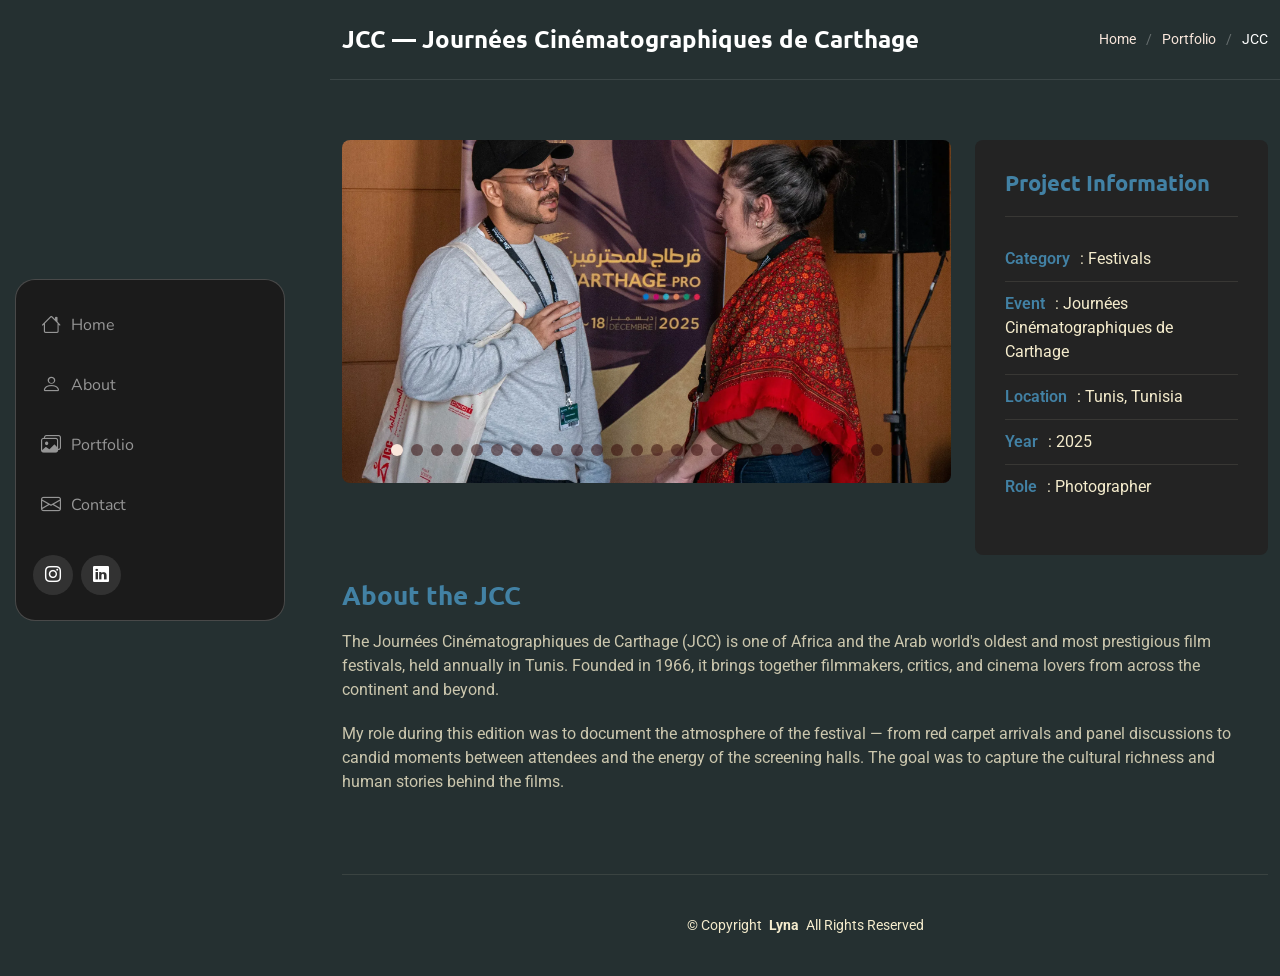
<file: portfolio-details.html>
<!DOCTYPE html>
<html lang="en">

<head>
  <meta charset="utf-8">
  <meta content="width=device-width, initial-scale=1.0" name="viewport">
  <title>Portfolio Details</title>
  <meta name="description" content="">
  <meta name="keywords" content="">

  <!-- Favicons -->
  <link href="assets/img/favicon.png" rel="icon">
  <link href="assets/img/apple-touch-icon.png" rel="apple-touch-icon">

  <!-- Fonts -->
  <link href="https://fonts.googleapis.com" rel="preconnect">
  <link href="https://fonts.gstatic.com" rel="preconnect" crossorigin>
  <link href="https://fonts.googleapis.com/css2?family=Roboto:ital,wght@0,100;0,300;0,400;0,500;0,700;0,900;1,100;1,300;1,400;1,500;1,700;1,900&family=Ubuntu:ital,wght@0,300;0,400;0,500;0,700;1,300;1,400;1,500;1,700&family=Nunito:ital,wght@0,200;0,300;0,400;0,500;0,600;0,700;0,800;0,900;1,200;1,300;1,400;1,500;1,600;1,700;1,800;1,900&display=swap" rel="stylesheet">

  <!-- Vendor CSS Files -->
  <link href="assets/vendor/bootstrap/css/bootstrap.min.css" rel="stylesheet">
  <link href="assets/vendor/bootstrap-icons/bootstrap-icons.css" rel="stylesheet">
  <link href="assets/vendor/aos/aos.css" rel="stylesheet">
  <link href="assets/vendor/glightbox/css/glightbox.min.css" rel="stylesheet">
  <link href="assets/vendor/swiper/swiper-bundle.min.css" rel="stylesheet">

  <!-- Main CSS File -->
  <link href="assets/css/main.css" rel="stylesheet">
</head>

<body class="portfolio-details-page">

  <header id="header" class="header dark-background d-flex flex-column justify-content-center">
    <i class="header-toggle d-xl-none bi bi-list"></i>

    <div class="header-container d-flex flex-column align-items-start">
      <nav id="navmenu" class="navmenu">
        <ul>
          <li><a href="index.html#hero"><i class="bi bi-house navicon"></i> Home</a></li>
          <li><a href="index.html#about"><i class="bi bi-person navicon"></i> About</a></li>
          <li><a href="index.html#portfolio"><i class="bi bi-images navicon"></i> Portfolio</a></li>
          <li><a href="index.html#contact"><i class="bi bi-envelope navicon"></i> Contact</a></li>
        </ul>
      </nav>

      <div class="social-links text-center">
        <a href="#" class="instagram"><i class="bi bi-instagram"></i></a>
        <a href="#" class="linkedin"><i class="bi bi-linkedin"></i></a>
      </div>
    </div>
  </header>

  <main class="main">

    <!-- Page Title -->
    <div class="page-title dark-background">
      <div class="container d-lg-flex justify-content-between align-items-center">
        <h1 class="mb-2 mb-lg-0" id="page-title">Portfolio Details</h1>
        <nav class="breadcrumbs">
          <ol>
            <li><a href="index.html">Home</a></li>
            <li><a href="index.html#portfolio">Portfolio</a></li>
            <li class="current" id="breadcrumb-current">Details</li>
          </ol>
        </nav>
      </div>
    </div>

    <!-- Portfolio Details Section -->
    <section id="portfolio-details" class="portfolio-details section">
      <div class="container" data-aos="fade-up" data-aos-delay="100">
        <div class="row gy-4">

          <!-- Swiper slider -->
          <div class="col-lg-8">
            <div class="portfolio-details-slider swiper init-swiper">
              <script type="application/json" class="swiper-config">
                {
                  "loop": true,
                  "speed": 600,
                  "autoplay": { "delay": 5000 },
                  "slidesPerView": "auto",
                  "pagination": {
                    "el": ".swiper-pagination",
                    "type": "bullets",
                    "clickable": true
                  }
                }
              </script>
              <div class="swiper-wrapper align-items-center" id="swiper-slides">
                <!-- slides injected by JS -->
              </div>
              <div class="swiper-pagination"></div>
            </div>
          </div>

          <!-- Project info sidebar -->
          <div class="col-lg-4">
            <div class="portfolio-info" data-aos="fade-left" data-aos-delay="200">
              <h3>Project Information</h3>
              <ul>
                <li><strong>Category</strong>: <span id="info-category">—</span></li>
                <li><strong>Event</strong>: <span id="info-event">—</span></li>
                <li><strong>Location</strong>: <span id="info-location">—</span></li>
                <li><strong>Year</strong>: <span id="info-year">—</span></li>
                <li><strong>Role</strong>: <span id="info-role">—</span></li>
              </ul>
            </div>
          </div>

          <!-- Description -->
          <div class="col-lg-12">
            <div class="portfolio-description" data-aos="fade-up" data-aos-delay="300">
              <h2 id="desc-title">Overview</h2>
              <p id="desc-body-1"></p>
              <p id="desc-body-2"></p>
            </div>
          </div>

        </div>
      </div>
    </section>

  </main>

  <footer id="footer" class="footer position-relative">
    <div class="container">
      <div class="copyright text-center">
        <p>© <span>Copyright</span> <strong class="px-1 sitename">Lyna</strong> <span>All Rights Reserved</span></p>
      </div>
    </div>
  </footer>

  <a href="#" id="scroll-top" class="scroll-top d-flex align-items-center justify-content-center"><i class="bi bi-arrow-up-short"></i></a>
  <div id="preloader"></div>

  <!-- Vendor JS Files -->
  <script src="assets/vendor/bootstrap/js/bootstrap.bundle.min.js"></script>
  <script src="assets/vendor/aos/aos.js"></script>
  <script src="assets/vendor/glightbox/js/glightbox.min.js"></script>
  <script src="assets/vendor/swiper/swiper-bundle.min.js"></script>
  <script src="assets/vendor/isotope-layout/isotope.pkgd.min.js"></script>
  <script src="assets/vendor/imagesloaded/imagesloaded.pkgd.min.js"></script>
  <script src="assets/vendor/purecounter/purecounter_vanilla.js"></script>
  <script src="assets/vendor/waypoints/noframework.waypoints.js"></script>
  <script src="assets/vendor/typed.js/typed.umd.js"></script>
  <script src="assets/vendor/php-email-form/validate.js"></script>
  <script src="assets/js/main.js"></script>

  <script>
    // ─── CATEGORY DATA ────────────────────────────────────────────────────────
    // Edit the text, images, and info here for each subcategory.
    // Images paths are relative to the portfolio-details.html file.

    const categoryData = {

      jcc: {
        title: 'JCC — Journées Cinématographiques de Carthage',
        breadcrumb: 'JCC',
        info: {
          category: 'Festivals',
          event: 'Journées Cinématographiques de Carthage',
          location: 'Tunis, Tunisia',
          year: '2025',
          role: 'Photographer'
        },
        description: {
          title: 'About the JCC',
          p1: 'The Journées Cinématographiques de Carthage (JCC) is one of Africa and the Arab world\'s oldest and most prestigious film festivals, held annually in Tunis. Founded in 1966, it brings together filmmakers, critics, and cinema lovers from across the continent and beyond.',
          p2: 'My role during this edition was to document the atmosphere of the festival — from red carpet arrivals and panel discussions to candid moments between attendees and the energy of the screening halls. The goal was to capture the cultural richness and human stories behind the films.'
        },
        images: [
      'assets/img/portfolio/festivaux/JCC21.webp',
      'assets/img/portfolio/festivaux/jcc22.webp',
      'assets/img/portfolio/festivaux/jcc23.webp',
      'assets/img/portfolio/festivaux/jcc24.webp',
      'assets/img/portfolio/festivaux/jcc25.webp',
      'assets/img/portfolio/festivaux/JCC26.WEBP',
      'assets/img/portfolio/festivaux/jcc27.WEBP',
      'assets/img/portfolio/festivaux/jcc28.WEBP',
      'assets/img/portfolio/festivaux/jcc29.WEBP',
      'assets/img/portfolio/festivaux/jcc30.WEBP',
      'assets/img/portfolio/festivaux/JCC31.WEBP',
      'assets/img/portfolio/festivaux/jcc32.WEBP',
      'assets/img/portfolio/festivaux/JCC33.webp',
      'assets/img/portfolio/festivaux/jcc34.jpg',
      'assets/img/portfolio/festivaux/JCC35.webp',
      'assets/img/portfolio/festivaux/jcc36.WEBP',
      'assets/img/portfolio/festivaux/JCC37.webp',
      'assets/img/portfolio/festivaux/jcc38.WEBP',
      'assets/img/portfolio/festivaux/jcc39.WEBP',
      'assets/img/portfolio/festivaux/JCC4.webp',
      'assets/img/portfolio/festivaux/jcc40.jpg',
      'assets/img/portfolio/festivaux/JCC41.jpg',
      'assets/img/portfolio/festivaux/JCC42.WEBP',
      'assets/img/portfolio/festivaux/JCC43.WEBP',
      'assets/img/portfolio/festivaux/JCC7.jpg',
      'assets/img/portfolio/festivaux/JCC9.webp',
        ]
      },

      jtc: {
        title: 'JTC — Journées Théâtrales de Carthage',
        breadcrumb: 'JTC',
        info: {
          category: 'Festivals',
          event: 'Journées Théâtrales de Carthage',
          location: 'Tunis, Tunisia',
          year: '2024',
          role: 'Photographer'
        },
        description: {
          title: 'About the JTC',
          p1: 'The Journées Théâtrales de Carthage (JTC) is an international theatre festival celebrating Arab and African performing arts. It provides a stage for emerging and established theatre companies to present their work to a wide and engaged audience.',
          p2: 'During the JTC, I focused on capturing the raw emotion of live performance — the physicality of actors on stage, the reactions of the audience, and the behind-the-scenes moments that rarely make it into official coverage.'
        },
        images: [
      'assets/img/portfolio/festivaux/JTC1.webp',
      'assets/img/portfolio/festivaux/JTC2.webp',
      'assets/img/portfolio/festivaux/jtc3.jpg',
      'assets/img/portfolio/festivaux/JTC3.webp',
      'assets/img/portfolio/festivaux/JTC4.webp',
      'assets/img/portfolio/festivaux/JTC5.jpg',
      'assets/img/portfolio/festivaux/JTC5.webp',
      'assets/img/portfolio/festivaux/jtc6.webp',
      'assets/img/portfolio/festivaux/jtc7.webp',
      'assets/img/portfolio/festivaux/JTC8.webp',
      'assets/img/portfolio/festivaux/JTC9.webp',
        ]
      },

      jmc: {
        title: 'JMC — Journées Musicales de Carthage',
        breadcrumb: 'JMC',
        info: {
          category: 'Festivals',
          event: 'Journées Musicales de Carthage',
          location: 'Tunis, Tunisia',
          year: '2025',
          role: 'Photographer'
        },
        description: {
          title: 'About the JMC',
          p1: 'The Journées Musicales de Carthage (JMC) is a celebration of Arab and African musical heritage, featuring concerts, workshops, and encounters between artists from across the region. The festival spans multiple venues across the city.',
          p2: 'My photography during the JMC aimed to translate sound into image — capturing musicians mid-performance, the concentration on their faces, crowd energy, and the unique light of each venue to convey the spirit of the music visually.'
        },
        images: [
      
        ]
      },
      FIFAK: {
        title: 'FIFAK — Festival International de film amateur de Kelibia',
        breadcrumb: 'FIFAK',
        info: {
          category: 'Festivals',
          event: 'FIFAK — Festival International de film amateur de Kelibia',
          location: 'Kelibia, Tunisia',
          year: '2025',
          role: 'Photographer'
        },
        description: {
          title: 'About the FIFAK',
          p1: 'The Festival International de film amateur de Kelibia (FIFAK) is an international film festival celebrating amateur cinema. It provides a platform for emerging filmmakers to showcase their work and engage with a diverse audience.',
          p2: 'My photography during the FIFAK aimed to capture the passion and creativity of the filmmakers — the behind-the-scenes moments, the interactions between participants, and the unique atmosphere of each screening.'
        },
        images: [
        
        ]
      },
       Nature: {
        title: 'Nature Photography',
        breadcrumb: 'Nature',
        info: {
          category: 'Mother Nature',
          event: 'Nature Photography',
          location: 'Tunisia',
          year: 'Ongoing',
          role: 'Photographer'
        },
        description: {
/*           title: 'About the FIFAK',
          p1: 'The Festival International de film amateur de Kelibia (FIFAK) is an international film festival celebrating amateur cinema. It provides a platform for emerging filmmakers to showcase their work and engage with a diverse audience.',
          p2: 'My photography during the FIFAK aimed to capture the passion and creativity of the filmmakers — the behind-the-scenes moments, the interactions between participants, and the unique atmosphere of each screening.'
 */        },
        images: [
        
        ]
      },
      workshop: {
        title: 'Workshops',
        breadcrumb: 'Workshops',
        info: {
          category: 'Events',
          event: 'Photography & Arts Workshops',
          location: 'Tunisia',
          year: '2025–2026',
          role: 'Photographer / Documenter'
        },
        description: {
          title: 'Workshop Documentation',
          p1: 'These images document a series of creative and professional workshops held across Tunisia. From photography masterclasses to artistic residencies, each session brought together participants eager to learn, create, and exchange.',
          p2: 'My role was to document the process honestly — the focus of participants, the interaction between facilitators and learners, and the small moments of discovery that define a good workshop experience.'
        },
        images: [
      'assets/img/portfolio/workshop/w1.webp',
      'assets/img/portfolio/workshop/w2.webp',
      'assets/img/portfolio/workshop/W3.jpg',
      'assets/img/portfolio/workshop/W4.webp',
      'assets/img/portfolio/workshop/W5.webp',
      'assets/img/portfolio/workshop/W6.webp',
      'assets/img/portfolio/workshop/W7.jpg',
      'assets/img/portfolio/workshop/W8.webp',
      'assets/img/portfolio/workshop/W9.webp',
      'assets/img/portfolio/workshop/W10.jpg',
      'assets/img/portfolio/workshop/W11.webp',
      'assets/img/portfolio/workshop/W12.jpg',
      'assets/img/portfolio/workshop/W13.jpg',
        ]
      },

      'street-life': {
        title: 'Daily Life — Street Life',
        breadcrumb: 'Street Life',
        info: {
          category: 'Daily Life',
          event: 'Street Photography',
          location: 'Tunisia',
          year: 'Ongoing',
          role: 'Street Photographer'
        },
        description: {
          title: 'Street Life',
          p1: 'This series is an ongoing documentary project capturing everyday life on the streets of Tunisia. Markets, alleyways, commuters, vendors, and passersby — each frame is an unposed slice of ordinary life made extraordinary through light and timing.',
          p2: 'Street photography demands patience, presence, and a respect for the people being photographed. These images reflect a personal visual diary of places and moments that would otherwise go unnoticed.'
        },
        images: [
    'assets/img/portfolio/Quotidien/st1.webp',
    'assets/img/portfolio/Quotidien/st3.webp',
    'assets/img/portfolio/Quotidien/st4.webp',
    'assets/img/portfolio/Quotidien/st5.webp',
    'assets/img/portfolio/Quotidien/st6.webp',
    'assets/img/portfolio/Quotidien/st7.webp',
    'assets/img/portfolio/Quotidien/st8.webp',
    'assets/img/portfolio/Quotidien/st9.webp',
    'assets/img/portfolio/Quotidien/st10.webp',
    'assets/img/portfolio/Quotidien/P1680094.webp',
    'assets/img/portfolio/Quotidien/3arabet.webp',
    'assets/img/portfolio/Quotidien/3asfour.webp',
    'assets/img/portfolio/Quotidien/9am7.webp',
    'assets/img/portfolio/Quotidien/9ares.webp',
    'assets/img/portfolio/Quotidien/baja3a.webp',
    'assets/img/portfolio/Quotidien/flame.webp',
    'assets/img/portfolio/Quotidien/journal 2.webp',
    'assets/img/portfolio/Quotidien/journal.webp',
    'assets/img/portfolio/Quotidien/rommena(1).webp',
    'assets/img/portfolio/Quotidien/ta3zizet.webp',
    'assets/img/portfolio/Quotidien/tunis by night.webp',
    'assets/img/portfolio/Quotidien/zitoun.webp',
    'assets/img/portfolio/Quotidien/zitounaa.webp',
        ]
      }

    };

    // ─── LOAD CONTENT FROM URL PARAM ─────────────────────────────────────────
    document.addEventListener('DOMContentLoaded', function () {

      // Read ?category=jcc from the URL
      const params = new URLSearchParams(window.location.search);
      const key = (params.get('category') || 'jcc').toLowerCase();
      const data = categoryData[key] || categoryData['jcc'];

      // Page title & breadcrumb
      document.getElementById('page-title').textContent = data.title;
      document.getElementById('breadcrumb-current').textContent = data.breadcrumb;
      document.title = data.title + ' — Portfolio';

      // Info sidebar
      document.getElementById('info-category').textContent = data.info.category;
      document.getElementById('info-event').textContent = data.info.event;
      document.getElementById('info-location').textContent = data.info.location;
      document.getElementById('info-year').textContent = data.info.year;
      document.getElementById('info-role').textContent = data.info.role;

      // Description
      document.getElementById('desc-title').textContent = data.description.title;
      document.getElementById('desc-body-1').textContent = data.description.p1;
      document.getElementById('desc-body-2').textContent = data.description.p2;

      // Swiper slides
      const swiperWrapper = document.getElementById('swiper-slides');
      data.images.forEach(function (src) {
        const slide = document.createElement('div');
        slide.className = 'swiper-slide';
        slide.innerHTML = '<img src="' + src + '" alt="Portfolio Image" class="img-fluid" loading="lazy">';
        swiperWrapper.appendChild(slide);
      });

    });
  </script>

</body>
</html>
</file>
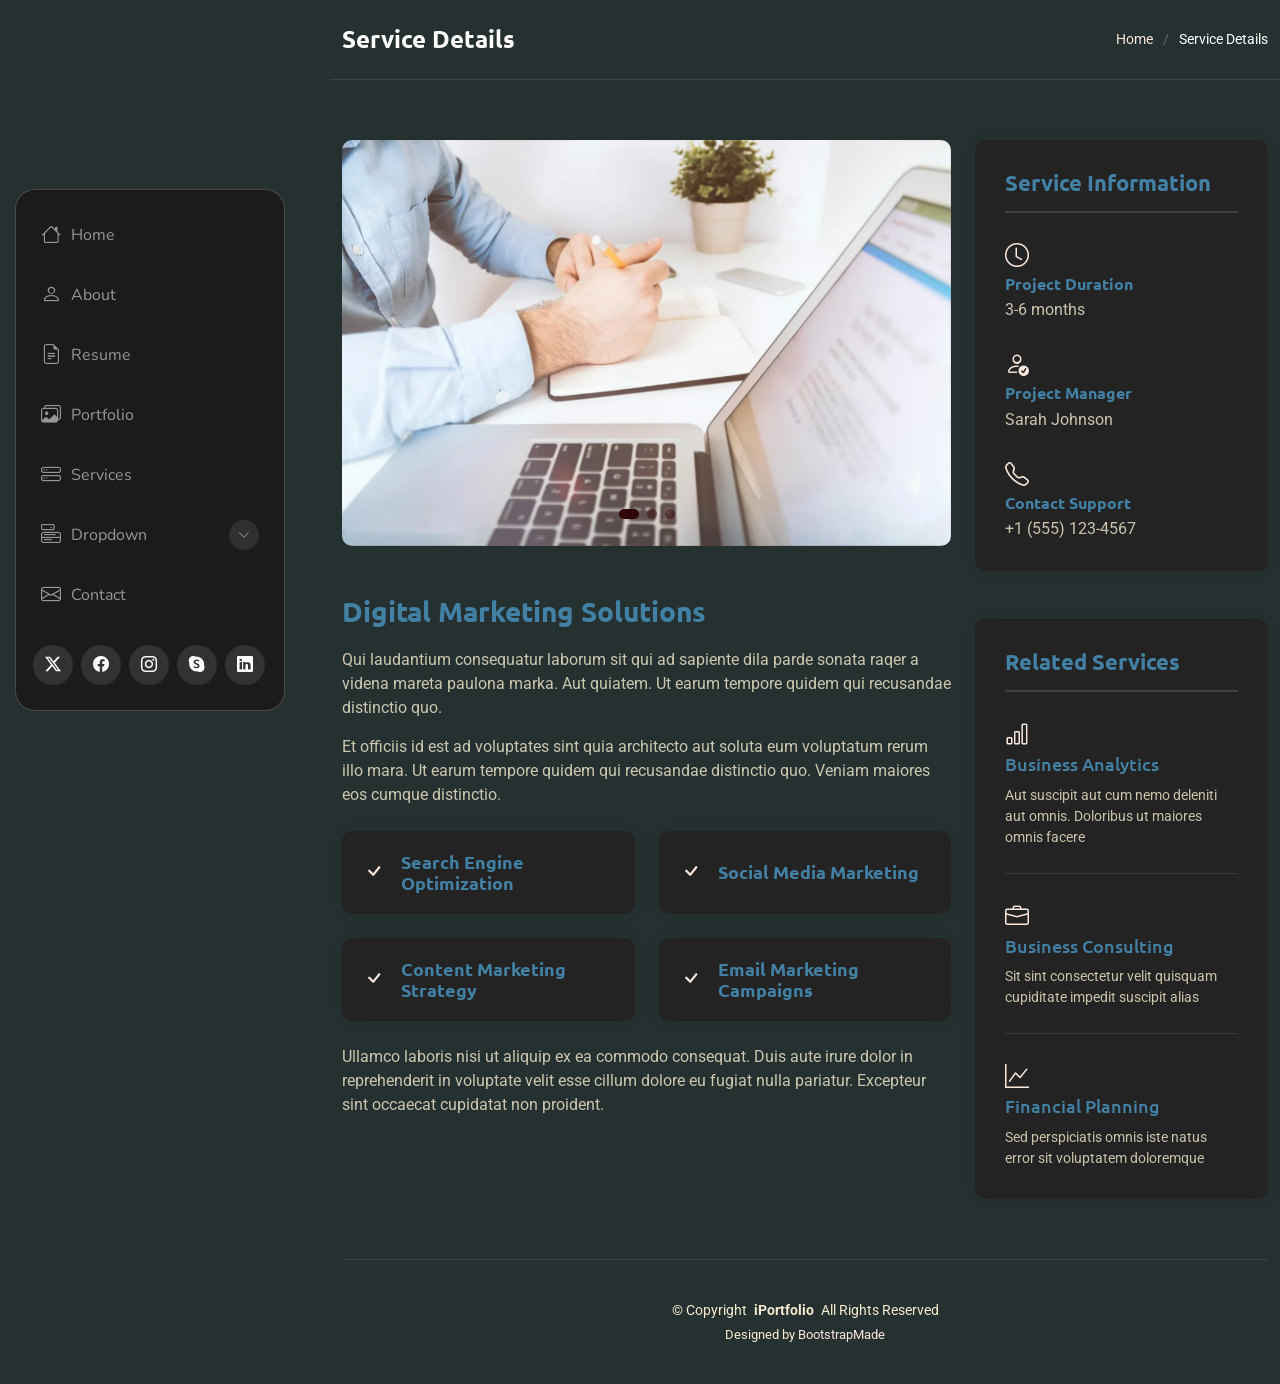
<file: service-details.html>
<!DOCTYPE html>
<html lang="en">

<head>
  <meta charset="utf-8">
  <meta content="width=device-width, initial-scale=1.0" name="viewport">
  <title>Service Details - SnapFolio Bootstrap Template</title>
  <meta name="description" content="">
  <meta name="keywords" content="">

  <!-- Favicons -->
  <link href="assets/img/favicon.png" rel="icon">
  <link href="assets/img/apple-touch-icon.png" rel="apple-touch-icon">

  <!-- Fonts -->
  <link href="https://fonts.googleapis.com" rel="preconnect">
  <link href="https://fonts.gstatic.com" rel="preconnect" crossorigin>
  <link href="https://fonts.googleapis.com/css2?family=Roboto:ital,wght@0,100;0,300;0,400;0,500;0,700;0,900;1,100;1,300;1,400;1,500;1,700;1,900&family=Ubuntu:ital,wght@0,300;0,400;0,500;0,700;1,300;1,400;1,500;1,700&family=Nunito:ital,wght@0,200;0,300;0,400;0,500;0,600;0,700;0,800;0,900;1,200;1,300;1,400;1,500;1,600;1,700;1,800;1,900&display=swap" rel="stylesheet">

  <!-- Vendor CSS Files -->
  <link href="assets/vendor/bootstrap/css/bootstrap.min.css" rel="stylesheet">
  <link href="assets/vendor/bootstrap-icons/bootstrap-icons.css" rel="stylesheet">
  <link href="assets/vendor/aos/aos.css" rel="stylesheet">
  <link href="assets/vendor/glightbox/css/glightbox.min.css" rel="stylesheet">
  <link href="assets/vendor/swiper/swiper-bundle.min.css" rel="stylesheet">

  <!-- Main CSS File -->
  <link href="assets/css/main.css" rel="stylesheet">

  <!-- =======================================================
  * Template Name: SnapFolio
  * Template URL: https://bootstrapmade.com/snapfolio-bootstrap-portfolio-template/
  * Updated: Jul 21 2025 with Bootstrap v5.3.7
  * Author: BootstrapMade.com
  * License: https://bootstrapmade.com/license/
  ======================================================== -->
</head>

<body class="service-details-page">

  <header id="header" class="header dark-background d-flex flex-column justify-content-center">
    <i class="header-toggle d-xl-none bi bi-list"></i>

    <div class="header-container d-flex flex-column align-items-start">
      <nav id="navmenu" class="navmenu">
        <ul>
          <li><a href="#hero"><i class="bi bi-house navicon"></i>Home</a></li>
          <li><a href="#about"><i class="bi bi-person navicon"></i> About</a></li>
          <li><a href="#resume"><i class="bi bi-file-earmark-text navicon"></i> Resume</a></li>
          <li><a href="#portfolio"><i class="bi bi-images navicon"></i> Portfolio</a></li>
          <li><a href="#services"><i class="bi bi-hdd-stack navicon"></i> Services</a></li>
          <li class="dropdown"><a href="#"><i class="bi bi-menu-button navicon"></i> <span>Dropdown</span> <i class="bi bi-chevron-down toggle-dropdown"></i></a>
            <ul>
              <li><a href="#">Dropdown 1</a></li>
              <li class="dropdown"><a href="#"><span>Deep Dropdown</span> <i class="bi bi-chevron-down toggle-dropdown"></i></a>
                <ul>
                  <li><a href="#">Deep Dropdown 1</a></li>
                  <li><a href="#">Deep Dropdown 2</a></li>
                  <li><a href="#">Deep Dropdown 3</a></li>
                  <li><a href="#">Deep Dropdown 4</a></li>
                  <li><a href="#">Deep Dropdown 5</a></li>
                </ul>
              </li>
              <li><a href="#">Dropdown 2</a></li>
              <li><a href="#">Dropdown 3</a></li>
              <li><a href="#">Dropdown 4</a></li>
            </ul>
          </li>
          <li><a href="#contact"><i class="bi bi-envelope navicon"></i> Contact</a></li>
        </ul>
      </nav>

      <div class="social-links text-center">
        <a href="#" class="twitter"><i class="bi bi-twitter-x"></i></a>
        <a href="#" class="facebook"><i class="bi bi-facebook"></i></a>
        <a href="#" class="instagram"><i class="bi bi-instagram"></i></a>
        <a href="#" class="google-plus"><i class="bi bi-skype"></i></a>
        <a href="#" class="linkedin"><i class="bi bi-linkedin"></i></a>
      </div>

    </div>

  </header>

  <main class="main">

    <!-- Page Title -->
    <div class="page-title dark-background">
      <div class="container d-lg-flex justify-content-between align-items-center">
        <h1 class="mb-2 mb-lg-0">Service Details</h1>
        <nav class="breadcrumbs">
          <ol>
            <li><a href="index.html">Home</a></li>
            <li class="current">Service Details</li>
          </ol>
        </nav>
      </div>
    </div><!-- End Page Title -->

    <!-- Service Details Section -->
    <section id="service-details" class="service-details section">

      <div class="container" data-aos="fade-up" data-aos-delay="100">

        <div class="row gy-4">

          <div class="col-lg-8">
            <div class="service-details-slider swiper init-swiper">
              <script type="application/json" class="swiper-config">
                {
                  "loop": true,
                  "speed": 600,
                  "autoplay": {
                    "delay": 5000
                  },
                  "slidesPerView": 1,
                  "pagination": {
                    "el": ".swiper-pagination",
                    "type": "bullets",
                    "clickable": true
                  }
                }
              </script>
              <div class="swiper-wrapper align-items-center">
                <div class="swiper-slide">
                  <img src="assets/img/services/services-1.webp" alt="" class="img-fluid" loading="lazy">
                </div>
                <div class="swiper-slide">
                  <img src="assets/img/services/services-2.webp" alt="" class="img-fluid" loading="lazy">
                </div>
                <div class="swiper-slide">
                  <img src="assets/img/services/services-3.webp" alt="" class="img-fluid" loading="lazy">
                </div>
              </div>
              <div class="swiper-pagination"></div>
            </div>

            <div class="content mt-5">
              <h3>Digital Marketing Solutions</h3>
              <p>
                Qui laudantium consequatur laborum sit qui ad sapiente dila parde sonata raqer a videna mareta paulona marka. Aut quiatem. Ut earum tempore quidem qui recusandae distinctio quo.
              </p>
              <p>
                Et officiis id est ad voluptates sint quia architecto aut soluta eum voluptatum rerum illo mara. Ut earum tempore quidem qui recusandae distinctio quo. Veniam maiores eos cumque distinctio.
              </p>

              <div class="features mt-4">
                <div class="row gy-4">
                  <div class="col-md-6" data-aos="fade-up" data-aos-delay="100">
                    <div class="feature-box d-flex align-items-center">
                      <i class="bi bi-check"></i>
                      <h4>Search Engine Optimization</h4>
                    </div>
                  </div>
                  <div class="col-md-6" data-aos="fade-up" data-aos-delay="200">
                    <div class="feature-box d-flex align-items-center">
                      <i class="bi bi-check"></i>
                      <h4>Social Media Marketing</h4>
                    </div>
                  </div>
                  <div class="col-md-6" data-aos="fade-up" data-aos-delay="300">
                    <div class="feature-box d-flex align-items-center">
                      <i class="bi bi-check"></i>
                      <h4>Content Marketing Strategy</h4>
                    </div>
                  </div>
                  <div class="col-md-6" data-aos="fade-up" data-aos-delay="400">
                    <div class="feature-box d-flex align-items-center">
                      <i class="bi bi-check"></i>
                      <h4>Email Marketing Campaigns</h4>
                    </div>
                  </div>
                </div>
              </div>

              <p class="mt-4">
                Ullamco laboris nisi ut aliquip ex ea commodo consequat. Duis aute irure dolor in reprehenderit in voluptate velit esse cillum dolore eu fugiat nulla pariatur. Excepteur sint occaecat cupidatat non proident.
              </p>
            </div>
          </div>

          <div class="col-lg-4">
            <div class="service-info">
              <h4>Service Information</h4>
              <div class="info-item">
                <i class="bi bi-clock"></i>
                <h5>Project Duration</h5>
                <p>3-6 months</p>
              </div>
              <div class="info-item">
                <i class="bi bi-person-check"></i>
                <h5>Project Manager</h5>
                <p>Sarah Johnson</p>
              </div>
              <div class="info-item">
                <i class="bi bi-telephone"></i>
                <h5>Contact Support</h5>
                <p>+1 (555) 123-4567</p>
              </div>
            </div>

            <div class="related-services mt-5">
              <h4>Related Services</h4>
              <div class="service-item">
                <i class="bi bi-bar-chart"></i>
                <h5><a href="#">Business Analytics</a></h5>
                <p>Aut suscipit aut cum nemo deleniti aut omnis. Doloribus ut maiores omnis facere</p>
              </div>
              <div class="service-item">
                <i class="bi bi-briefcase"></i>
                <h5><a href="#">Business Consulting</a></h5>
                <p>Sit sint consectetur velit quisquam cupiditate impedit suscipit alias</p>
              </div>
              <div class="service-item">
                <i class="bi bi-graph-up"></i>
                <h5><a href="#">Financial Planning</a></h5>
                <p>Sed perspiciatis omnis iste natus error sit voluptatem doloremque</p>
              </div>
            </div>
          </div>

        </div>

      </div>

    </section><!-- /Service Details Section -->

  </main>

  <footer id="footer" class="footer position-relative">

    <div class="container">
      <div class="copyright text-center ">
        <p>© <span>Copyright</span> <strong class="px-1 sitename">iPortfolio</strong> <span>All Rights Reserved</span></p>
      </div>
      <div class="credits">
        <!-- All the links in the footer should remain intact. -->
        <!-- You can delete the links only if you've purchased the pro version. -->
        <!-- Licensing information: https://bootstrapmade.com/license/ -->
        <!-- Purchase the pro version with working PHP/AJAX contact form: [buy-url] -->
        Designed by <a href="https://bootstrapmade.com/">BootstrapMade</a>
      </div>
    </div>

  </footer>

  <!-- Scroll Top -->
  <a href="#" id="scroll-top" class="scroll-top d-flex align-items-center justify-content-center"><i class="bi bi-arrow-up-short"></i></a>

  <!-- Preloader -->
  <div id="preloader"></div>

  <!-- Vendor JS Files -->
  <script src="assets/vendor/bootstrap/js/bootstrap.bundle.min.js"></script>
  <script src="assets/vendor/php-email-form/validate.js"></script>
  <script src="assets/vendor/aos/aos.js"></script>
  <script src="assets/vendor/typed.js/typed.umd.js"></script>
  <script src="assets/vendor/purecounter/purecounter_vanilla.js"></script>
  <script src="assets/vendor/waypoints/noframework.waypoints.js"></script>
  <script src="assets/vendor/isotope-layout/isotope.pkgd.min.js"></script>
  <script src="assets/vendor/imagesloaded/imagesloaded.pkgd.min.js"></script>
  <script src="assets/vendor/glightbox/js/glightbox.min.js"></script>
  <script src="assets/vendor/swiper/swiper-bundle.min.js"></script>

  <!-- Main JS File -->
  <script src="assets/js/main.js"></script>

</body>

</html>
</file>
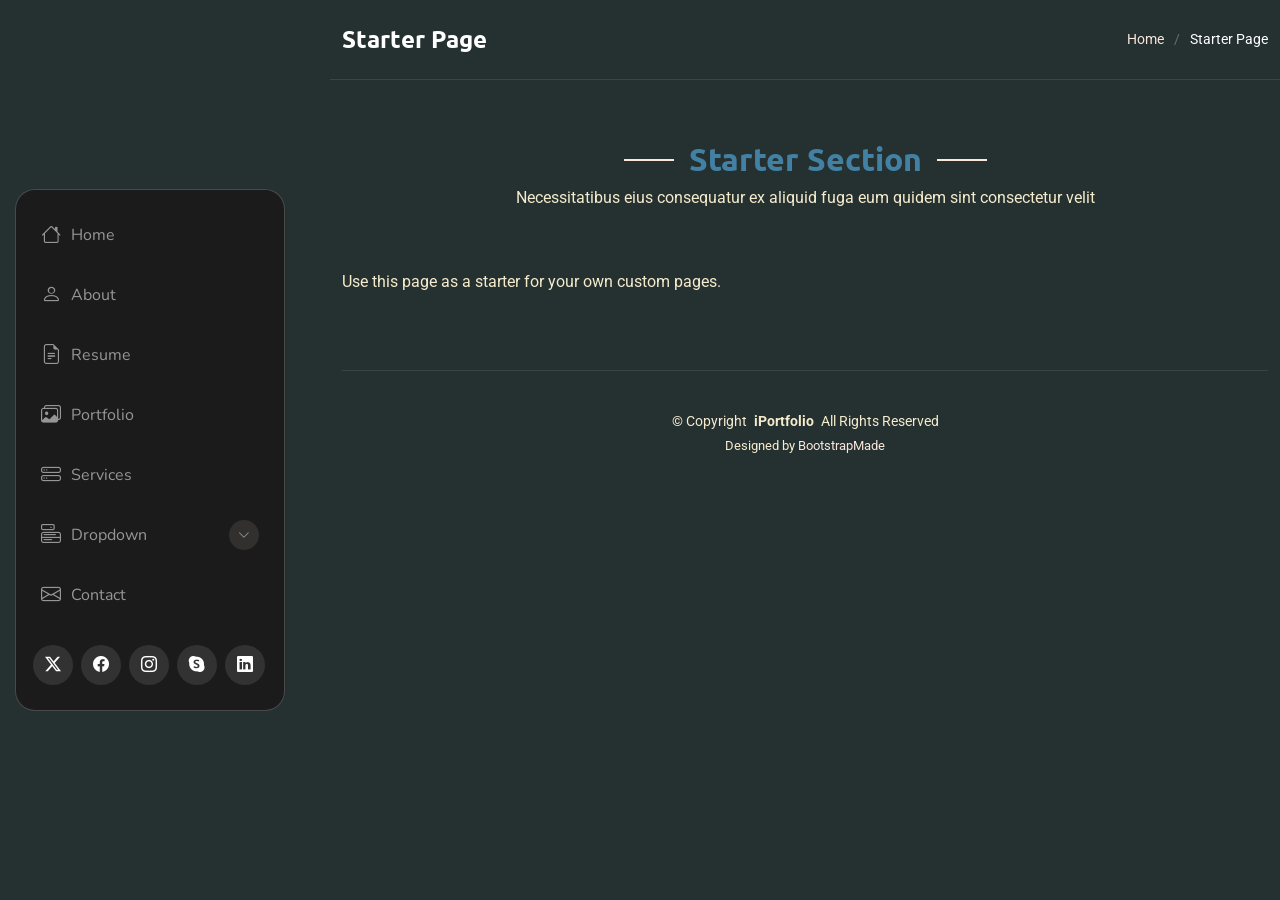
<file: starter-page.html>
<!DOCTYPE html>
<html lang="en">

<head>
  <meta charset="utf-8">
  <meta content="width=device-width, initial-scale=1.0" name="viewport">
  <title>Starter Page - SnapFolio Bootstrap Template</title>
  <meta name="description" content="">
  <meta name="keywords" content="">

  <!-- Favicons -->
  <link href="assets/img/favicon.png" rel="icon">
  <link href="assets/img/apple-touch-icon.png" rel="apple-touch-icon">

  <!-- Fonts -->
  <link href="https://fonts.googleapis.com" rel="preconnect">
  <link href="https://fonts.gstatic.com" rel="preconnect" crossorigin>
  <link href="https://fonts.googleapis.com/css2?family=Roboto:ital,wght@0,100;0,300;0,400;0,500;0,700;0,900;1,100;1,300;1,400;1,500;1,700;1,900&family=Ubuntu:ital,wght@0,300;0,400;0,500;0,700;1,300;1,400;1,500;1,700&family=Nunito:ital,wght@0,200;0,300;0,400;0,500;0,600;0,700;0,800;0,900;1,200;1,300;1,400;1,500;1,600;1,700;1,800;1,900&display=swap" rel="stylesheet">

  <!-- Vendor CSS Files -->
  <link href="assets/vendor/bootstrap/css/bootstrap.min.css" rel="stylesheet">
  <link href="assets/vendor/bootstrap-icons/bootstrap-icons.css" rel="stylesheet">
  <link href="assets/vendor/aos/aos.css" rel="stylesheet">
  <link href="assets/vendor/glightbox/css/glightbox.min.css" rel="stylesheet">
  <link href="assets/vendor/swiper/swiper-bundle.min.css" rel="stylesheet">

  <!-- Main CSS File -->
  <link href="assets/css/main.css" rel="stylesheet">

  <!-- =======================================================
  * Template Name: SnapFolio
  * Template URL: https://bootstrapmade.com/snapfolio-bootstrap-portfolio-template/
  * Updated: Jul 21 2025 with Bootstrap v5.3.7
  * Author: BootstrapMade.com
  * License: https://bootstrapmade.com/license/
  ======================================================== -->
</head>

<body class="starter-page-page">

  <header id="header" class="header dark-background d-flex flex-column justify-content-center">
    <i class="header-toggle d-xl-none bi bi-list"></i>

    <div class="header-container d-flex flex-column align-items-start">
      <nav id="navmenu" class="navmenu">
        <ul>
          <li><a href="#hero"><i class="bi bi-house navicon"></i>Home</a></li>
          <li><a href="#about"><i class="bi bi-person navicon"></i> About</a></li>
          <li><a href="#resume"><i class="bi bi-file-earmark-text navicon"></i> Resume</a></li>
          <li><a href="#portfolio"><i class="bi bi-images navicon"></i> Portfolio</a></li>
          <li><a href="#services"><i class="bi bi-hdd-stack navicon"></i> Services</a></li>
          <li class="dropdown"><a href="#"><i class="bi bi-menu-button navicon"></i> <span>Dropdown</span> <i class="bi bi-chevron-down toggle-dropdown"></i></a>
            <ul>
              <li><a href="#">Dropdown 1</a></li>
              <li class="dropdown"><a href="#"><span>Deep Dropdown</span> <i class="bi bi-chevron-down toggle-dropdown"></i></a>
                <ul>
                  <li><a href="#">Deep Dropdown 1</a></li>
                  <li><a href="#">Deep Dropdown 2</a></li>
                  <li><a href="#">Deep Dropdown 3</a></li>
                  <li><a href="#">Deep Dropdown 4</a></li>
                  <li><a href="#">Deep Dropdown 5</a></li>
                </ul>
              </li>
              <li><a href="#">Dropdown 2</a></li>
              <li><a href="#">Dropdown 3</a></li>
              <li><a href="#">Dropdown 4</a></li>
            </ul>
          </li>
          <li><a href="#contact"><i class="bi bi-envelope navicon"></i> Contact</a></li>
        </ul>
      </nav>

      <div class="social-links text-center">
        <a href="#" class="twitter"><i class="bi bi-twitter-x"></i></a>
        <a href="#" class="facebook"><i class="bi bi-facebook"></i></a>
        <a href="#" class="instagram"><i class="bi bi-instagram"></i></a>
        <a href="#" class="google-plus"><i class="bi bi-skype"></i></a>
        <a href="#" class="linkedin"><i class="bi bi-linkedin"></i></a>
      </div>

    </div>

  </header>

  <main class="main">

    <!-- Page Title -->
    <div class="page-title dark-background">
      <div class="container d-lg-flex justify-content-between align-items-center">
        <h1 class="mb-2 mb-lg-0">Starter Page</h1>
        <nav class="breadcrumbs">
          <ol>
            <li><a href="index.html">Home</a></li>
            <li class="current">Starter Page</li>
          </ol>
        </nav>
      </div>
    </div><!-- End Page Title -->

    <!-- Starter Section Section -->
    <section id="starter-section" class="starter-section section">

      <!-- Section Title -->
      <div class="container section-title" data-aos="fade-up">
        <h2>Starter Section</h2>
        <p>Necessitatibus eius consequatur ex aliquid fuga eum quidem sint consectetur velit</p>
      </div><!-- End Section Title -->

      <div class="container" data-aos="fade-up">
        <p>Use this page as a starter for your own custom pages.</p>
      </div>

    </section><!-- /Starter Section Section -->

  </main>

  <footer id="footer" class="footer position-relative">

    <div class="container">
      <div class="copyright text-center ">
        <p>© <span>Copyright</span> <strong class="px-1 sitename">iPortfolio</strong> <span>All Rights Reserved</span></p>
      </div>
      <div class="credits">
        <!-- All the links in the footer should remain intact. -->
        <!-- You can delete the links only if you've purchased the pro version. -->
        <!-- Licensing information: https://bootstrapmade.com/license/ -->
        <!-- Purchase the pro version with working PHP/AJAX contact form: [buy-url] -->
        Designed by <a href="https://bootstrapmade.com/">BootstrapMade</a>
      </div>
    </div>

  </footer>

  <!-- Scroll Top -->
  <a href="#" id="scroll-top" class="scroll-top d-flex align-items-center justify-content-center"><i class="bi bi-arrow-up-short"></i></a>

  <!-- Preloader -->
  <div id="preloader"></div>

  <!-- Vendor JS Files -->
  <script src="assets/vendor/bootstrap/js/bootstrap.bundle.min.js"></script>
  <script src="assets/vendor/php-email-form/validate.js"></script>
  <script src="assets/vendor/aos/aos.js"></script>
  <script src="assets/vendor/typed.js/typed.umd.js"></script>
  <script src="assets/vendor/purecounter/purecounter_vanilla.js"></script>
  <script src="assets/vendor/waypoints/noframework.waypoints.js"></script>
  <script src="assets/vendor/isotope-layout/isotope.pkgd.min.js"></script>
  <script src="assets/vendor/imagesloaded/imagesloaded.pkgd.min.js"></script>
  <script src="assets/vendor/glightbox/js/glightbox.min.js"></script>
  <script src="assets/vendor/swiper/swiper-bundle.min.js"></script>

  <!-- Main JS File -->
  <script src="assets/js/main.js"></script>

</body>

</html>
</file>
<file: assets/css/main.css>
/**
* Template Name: SnapFolio
* Template URL: https://bootstrapmade.com/snapfolio-bootstrap-portfolio-template/
* Updated: Jul 21 2025 with Bootstrap v5.3.7
* Author: BootstrapMade.com
* License: https://bootstrapmade.com/license/
*/

/*--------------------------------------------------------------
# Font & Color Variables
# Help: https://bootstrapmade.com/color-system/
--------------------------------------------------------------*/
/* Fonts */
:root {
  --default-font: "Roboto",  system-ui, -apple-system, "Segoe UI", Roboto, "Helvetica Neue", Arial, "Noto Sans", "Liberation Sans", sans-serif, "Apple Color Emoji", "Segoe UI Emoji", "Segoe UI Symbol", "Noto Color Emoji";
  --heading-font: "Ubuntu",  sans-serif;
  --nav-font: "Nunito",  sans-serif;
}
/* Sub-filter styling */
.portfolio-filters .sub-filters {
  list-style: none;
  padding: 4px 0 6px 14px;
  margin: 0;
  display: none; /* hidden by default, shown when parent is active */
  flex-direction: column;
  gap: 2px;
}
.portfolio-filters li.parent-active > .sub-filters {
  display: flex;
}
.portfolio-filters .sub-filters li {
  font-size: 13px;
  color: var(--default-color);
  opacity: 0.65;
  cursor: pointer;
  padding: 3px 0;
  transition: opacity 0.2s, color 0.2s;
}
.portfolio-filters .sub-filters li:hover {
  opacity: 1;
}
.portfolio-filters .sub-filters li.filter-active {
  opacity: 1;
  color: var(--accent-color);
  font-weight: 500;
}

/* Global Colors - The following color variables are used throughout the website. Updating them here will change the color scheme of the entire website */
:root { 
  --background-color: #253031; /* Background color for the entire website, including individual sections */
  --default-color: #f5eccd; /* Default color used for the majority of the text content across the entire website */
  --heading-color: #4281A4; /* Color for headings, subheadings and title throughout the website */
  --accent-color: #F9E7DC; /* Accent color that represents your brand on the website. It's used for buttons, links, and other elements that need to stand out */
  --surface-color: #232323; /* The surface color is used as a background of boxed elements within sections, such as cards, icon boxes, or other elements that require a visual separation from the global background. */
  --contrast-color: #310606; /* Contrast color for text, ensuring readability against backgrounds of accent, heading, or default colors. */
}

/* Nav Menu Colors - The following color variables are used specifically for the navigation menu. They are separate from the global colors to allow for more customization options */
:root {
  --nav-color: rgba(236, 236, 236, 0.59);  /* The default color of the main navmenu links */
  --nav-hover-color: #ffffff; /* Applied to main navmenu links when they are hovered over or active */
  --nav-mobile-background-color: #393939; /* Used as the background color for mobile navigation menu */
  --nav-dropdown-background-color: #393939; /* Used as the background color for dropdown items that appear when hovering over primary navigation items */
  --nav-dropdown-color: #ffffff; /* Used for navigation links of the dropdown items in the navigation menu. */
  --nav-dropdown-hover-color: #ececec; /* Similar to --nav-hover-color, this color is applied to dropdown navigation links when they are hovered over. */
}

/* Color Presets - These classes override global colors when applied to any section or element, providing reuse of the sam color scheme. */

.light-background {
  --background-color: #2c2c2c;
  --surface-color: #323232;
}

.dark-background {
  --background-color: #040b14;
  --default-color: #ffffff;
  --heading-color: #ffffff;
  --surface-color: #151f2b;
  --contrast-color: #ffffff;
}

/* Smooth scroll */
:root {
  scroll-behavior: smooth;
}

/*--------------------------------------------------------------
# General Styling & Shared Classes
--------------------------------------------------------------*/
body {
  color: var(--default-color);
  background-color: var(--background-color);
  font-family: var(--default-font);
}

a {
  color: var(--accent-color);
  text-decoration: none;
  transition: 0.3s;
}

a:hover {
  color: color-mix(in srgb, var(--accent-color), transparent 25%);
  text-decoration: none;
}

h1,
h2,
h3,
h4,
h5,
h6 {
  color: var(--heading-color);
  font-family: var(--heading-font);
}

/* PHP Email Form Messages
------------------------------*/
.php-email-form .error-message {
  display: none;
  background: #df1529;
  color: #ffffff;
  text-align: left;
  padding: 15px;
  margin-bottom: 24px;
  font-weight: 600;
}

.php-email-form .sent-message {
  display: none;
  color: #ffffff;
  background: #059652;
  text-align: center;
  padding: 15px;
  margin-bottom: 24px;
  font-weight: 600;
}

.php-email-form .loading {
  display: none;
  background: var(--surface-color);
  text-align: center;
  padding: 15px;
  margin-bottom: 24px;
}

.php-email-form .loading:before {
  content: "";
  display: inline-block;
  border-radius: 50%;
  width: 24px;
  height: 24px;
  margin: 0 10px -6px 0;
  border: 3px solid var(--accent-color);
  border-top-color: var(--surface-color);
  animation: php-email-form-loading 1s linear infinite;
}

@keyframes php-email-form-loading {
  0% {
    transform: rotate(0deg);
  }

  100% {
    transform: rotate(360deg);
  }
}

/*--------------------------------------------------------------
# Global Header
--------------------------------------------------------------*/
.header {
  --background-color: #1b1b1b;
  --contrast-color: #444444;
  color: var(--default-color);
  position: fixed;
  top: 0;
  left: 0;
  bottom: 0;
  padding: 0 15px;
  width: 300px;
  transition: all ease-in-out 0.3s;
  overflow-y: auto;
  z-index: 997;
}

.header .header-container {
  border-radius: 20px;
  padding: 15px;
  background-color: var(--background-color);
  border: 1px solid color-mix(in srgb, var(--default-color), transparent 80%);
}

.header .social-links {
  margin: 0 0 10px 0;
}

.header .social-links a {
  font-size: 16px;
  display: inline-flex;
  align-items: center;
  justify-content: center;
  background: color-mix(in srgb, var(--default-color), transparent 90%);
  color: var(--default-color);
  margin: 0 2px;
  border-radius: 50%;
  text-align: center;
  width: 40px;
  height: 40px;
  transition: 0.3s;
}

.header .social-links a:hover {
  color: var(--contrast-color);
  background: var(--accent-color);
}

@media (min-width: 1200px) {

  .header~main,
  .header~#footer {
    margin-left: 330px;
  }
}

@media (max-width: 1199px) {
  .header {
    left: -100%;
  }
}

.header.header-show {
  left: 0;
}

.header .header-toggle {
  color: var(--contrast-color);
  background-color: var(--accent-color);
  font-size: 22px;
  display: flex;
  align-items: center;
  justify-content: center;
  width: 40px;
  height: 40px;
  border-radius: 50%;
  cursor: pointer;
  position: fixed;
  top: 15px;
  right: 15px;
  z-index: 9999;
  transition: background-color 0.3s;
}

.header .header-toggle:hover {
  color: var(--contrast-color);
  background-color: color-mix(in srgb, var(--accent-color) 90%, white 15%);
}

/*--------------------------------------------------------------
# Navigation Menu
--------------------------------------------------------------*/
.mobile-nav-toggle {
  display: none;
}

.navmenu {
  padding: 0;
  z-index: 9997;
  width: 100%;
}

.navmenu ul {
  list-style: none;
  padding: 0 0 20px 0;
  margin: 0;
}

.navmenu a,
.navmenu a:focus {
  color: var(--nav-color);
  padding: 15px 10px;
  font-family: var(--nav-font);
  font-size: 16px;
  font-weight: 400;
  display: flex;
  align-items: center;
  white-space: nowrap;
  transition: 0.3s;
  width: 100%;
}

.navmenu a .navicon,
.navmenu a:focus .navicon {
  font-size: 20px;
  margin-right: 10px;
}

.navmenu a .toggle-dropdown,
.navmenu a:focus .toggle-dropdown {
  font-size: 12px;
  line-height: 0;
  margin-left: auto;
  width: 30px;
  height: 30px;
  display: flex;
  align-items: center;
  justify-content: center;
  border-radius: 50%;
  transition: 0.3s;
  flex-shrink: 0;
  background-color: color-mix(in srgb, var(--accent-color), transparent 90%);
}

.navmenu a .toggle-dropdown:hover,
.navmenu a:focus .toggle-dropdown:hover {
  background-color: var(--accent-color);
  color: var(--contrast-color);
}

.navmenu a:hover,
.navmenu .active,
.navmenu .active:focus {
  color: var(--nav-hover-color);
}

.navmenu a:hover .navicon,
.navmenu .active .navicon,
.navmenu .active:focus .navicon {
  color: var(--accent-color);
}

.navmenu .active .toggle-dropdown,
.navmenu .active:focus .toggle-dropdown {
  background-color: var(--accent-color);
  color: var(--contrast-color);
  transform: rotate(180deg);
}

.navmenu .dropdown {
  display: block;
}

.navmenu .dropdown a,
.navmenu .dropdown a:focus {
  color: --nav-dropdown-color;
}

.navmenu .dropdown a:hover,
.navmenu .dropdown .active,
.navmenu .dropdown .active:focus {
  color: var(--nav-dropdown-hover-color);
}

.navmenu .dropdown ul {
  position: static;
  display: none;
  z-index: 99;
  padding: 5px 10px;
  margin: 5px 10px;
  background-color: var(--nav-dropdown-background-color);
  border: 1px solid color-mix(in srgb, var(--default-color), transparent 90%);
  box-shadow: none;
  transition: all 0.5s ease-in-out;
}

.navmenu .dropdown ul ul {
  background-color: rgba(33, 37, 41, 0.1);
}

.navmenu .dropdown>.dropdown-active {
  display: block;
  background-color: rgba(33, 37, 41, 0.03);
}

/*--------------------------------------------------------------
# Global Footer
--------------------------------------------------------------*/
.footer {
  color: var(--default-color);
  background-color: var(--background-color);
  font-size: 14px;
  padding: 0 0 40px 0;
  position: relative;
}

.footer .copyright {
  padding-top: 40px;
  border-top: 1px solid color-mix(in srgb, var(--default-color), transparent 90%);
}

.footer .copyright p {
  margin-bottom: 0;
}

.footer .credits {
  margin-top: 4px;
  font-size: 13px;
  text-align: center;
}

/*--------------------------------------------------------------
# Preloader
--------------------------------------------------------------*/
#preloader {
  position: fixed;
  inset: 0;
  z-index: 999999;
  overflow: hidden;
  background: var(--background-color);
  transition: all 0.6s ease-out;
}

#preloader:before {
  content: "";
  position: fixed;
  top: calc(50% - 30px);
  left: calc(50% - 30px);
  border: 6px solid #ffffff;
  border-color: var(--accent-color) transparent var(--accent-color) transparent;
  border-radius: 50%;
  width: 60px;
  height: 60px;
  animation: animate-preloader 1.5s linear infinite;
}

@keyframes animate-preloader {
  0% {
    transform: rotate(0deg);
  }

  100% {
    transform: rotate(360deg);
  }
}

/*--------------------------------------------------------------
# Scroll Top Button
--------------------------------------------------------------*/
.scroll-top {
  position: fixed;
  visibility: hidden;
  opacity: 0;
  right: 15px;
  bottom: -15px;
  z-index: 99999;
  background-color: var(--accent-color);
  width: 44px;
  height: 44px;
  border-radius: 50px;
  transition: all 0.4s;
}

.scroll-top i {
  font-size: 24px;
  color: var(--contrast-color);
  line-height: 0;
}

.scroll-top:hover {
  background-color: color-mix(in srgb, var(--accent-color), transparent 20%);
  color: var(--contrast-color);
}

.scroll-top.active {
  visibility: visible;
  opacity: 1;
  bottom: 15px;
}

/*--------------------------------------------------------------
# Disable aos animation delay on mobile devices
--------------------------------------------------------------*/
@media screen and (max-width: 768px) {
  [data-aos-delay] {
    transition-delay: 0 !important;
  }
}

/*--------------------------------------------------------------
# Global Page Titles & Breadcrumbs
--------------------------------------------------------------*/
.page-title {
  color: var(--default-color);
  padding: 25px 0 0 0;
  position: relative;
}

.page-title .container {
  border-bottom: 1px solid color-mix(in srgb, var(--default-color), transparent 90%);
  padding-bottom: 25px;
}

.page-title h1 {
  font-size: 24px;
  font-weight: 700;
}

.page-title .breadcrumbs ol {
  display: flex;
  flex-wrap: wrap;
  list-style: none;
  padding: 0;
  margin: 0;
  font-size: 14px;
  font-weight: 400;
}

.page-title .breadcrumbs ol li+li {
  padding-left: 10px;
}

.page-title .breadcrumbs ol li+li::before {
  content: "/";
  display: inline-block;
  padding-right: 10px;
  color: color-mix(in srgb, var(--default-color), transparent 70%);
}

/*--------------------------------------------------------------
# Global Sections
--------------------------------------------------------------*/
section,
.section {
  color: var(--default-color);
  background-color: var(--background-color);
  padding: 60px 0;
  overflow: clip;
}

/*--------------------------------------------------------------
# Global Section Titles
--------------------------------------------------------------*/
.section-title {
  text-align: center;
  padding-bottom: 60px;
  position: relative;
}

.section-title h2 {
  font-size: 32px;
  font-weight: 700;
  position: relative;
}

.section-title h2:before,
.section-title h2:after {
  content: "";
  width: 50px;
  height: 2px;
  background: var(--accent-color);
  display: inline-block;
}

.section-title h2:before {
  margin: 0 15px 10px 0;
}

.section-title h2:after {
  margin: 0 0 10px 15px;
}

.section-title p {
  margin-bottom: 0;
}

/*--------------------------------------------------------------
# Hero Section
--------------------------------------------------------------*/
.hero {
  min-height: 100vh;
  position: relative;
  overflow: hidden;
  display: flex;
  align-items: center;
}

.hero .background-elements {
  position: absolute;
  top: 0;
  left: 0;
  width: 100%;
  height: 100%;
  z-index: 1;
  overflow: hidden;
}

.hero .background-elements .bg-circle {
  position: absolute;
  border-radius: 50%;
  background: linear-gradient(45deg, color-mix(in srgb, var(--accent-color), transparent 90%), color-mix(in srgb, var(--accent-color), transparent 95%));
  animation: float 6s ease-in-out infinite;
}

.hero .background-elements .bg-circle.circle-1 {
  width: 300px;
  height: 300px;
  top: 10%;
  right: 10%;
  animation-delay: 0s;
}

.hero .background-elements .bg-circle.circle-2 {
  width: 200px;
  height: 200px;
  bottom: 20%;
  left: 5%;
  animation-delay: 2s;
}

.hero .hero-content {
  position: relative;
  width: 100%;
  z-index: 2;
}

.hero .container {
  position: relative;
  z-index: 3;
}

.hero .hero-text h1 {
  font-size: 72px;
  font-weight: 800;
  line-height: 1.1;
  margin-bottom: 15px;
  color: var(--heading-color);
}

.hero .hero-text h1 .accent-text {
  color: var(--accent-color);
  position: relative;
}

.hero .hero-text h1 .accent-text::after {
  content: "";
  position: absolute;
  bottom: -5px;
  left: 0;
  width: 100%;
  height: 3px;
  background: linear-gradient(90deg, var(--accent-color), color-mix(in srgb, var(--accent-color), transparent 50%));
}

.hero .hero-text h2 {
  font-size: 32px;
  font-weight: 600;
  color: var(--heading-color);
  margin-bottom: 10px;
}

.hero .hero-text .lead {
  font-size: 24px;
  margin-bottom: 20px;
  color: var(--default-color);
}

.hero .hero-text .lead span {
  color: var(--accent-color);
  font-weight: 600;
  border-bottom: 2px solid var(--accent-color);
  padding-bottom: 2px;
}

.hero .hero-text .description {
  font-size: 18px;
  line-height: 1.6;
  color: color-mix(in srgb, var(--default-color), transparent 20%);
  margin-bottom: 40px;
  max-width: 500px;
}

.hero .hero-actions {
  display: flex;
  gap: 20px;
  margin-bottom: 40px;
  flex-wrap: wrap;
}

.hero .hero-actions .btn {
  padding: 14px 30px;
  font-size: 16px;
  font-weight: 600;
  border-radius: 50px;
  text-decoration: none;
  transition: all 0.3s ease;
  border: 2px solid;
}

.hero .hero-actions .btn.btn-primary {
  background-color: var(--accent-color);
  color: var(--contrast-color);
  border-color: var(--accent-color);
}

.hero .hero-actions .btn.btn-primary:hover {
  background-color: color-mix(in srgb, var(--accent-color), black 10%);
  transform: translateY(-2px);
  box-shadow: 0 8px 25px color-mix(in srgb, var(--accent-color), transparent 70%);
}

.hero .hero-actions .btn.btn-outline {
  background-color: transparent;
  color: var(--accent-color);
  border-color: var(--accent-color);
}

.hero .hero-actions .btn.btn-outline:hover {
  background-color: var(--accent-color);
  color: var(--contrast-color);
  transform: translateY(-2px);
}

.hero .social-links {
  display: flex;
  gap: 20px;
}

.hero .social-links a {
  width: 50px;
  height: 50px;
  display: flex;
  align-items: center;
  justify-content: center;
  background-color: var(--surface-color);
  color: color-mix(in srgb, var(--default-color), transparent 40%);
  border-radius: 50%;
  font-size: 20px;
  transition: all 0.3s ease;
}

.hero .social-links a:hover {
  color: var(--contrast-color);
  background-color: var(--accent-color);
  transform: translateY(-3px);
  box-shadow: 0 8px 25px color-mix(in srgb, var(--accent-color), transparent 70%);
}

.hero .hero-visual {
  display: flex;
  justify-content: center;
  align-items: center;
  height: 100%;
}

.hero .hero-visual .profile-container {
  position: relative;
  width: 400px;
  height: 400px;
}

.hero .hero-visual .profile-container .profile-background {
  position: absolute;
  top: 15px;
  left: 15px;
  width: 100%;
  height: 100%;
  background: color-mix(in srgb, var(--accent-color), transparent 90%);
  border-radius: 30px;
  z-index: 1;
}

.hero .hero-visual .profile-container .profile-image {
  position: relative;
  width: 100%;
  height: 100%;
  object-fit: cover;
  border-radius: 30px;
  z-index: 2;
}

@keyframes float {

  0%,
  100% {
    transform: translateY(0px);
  }

  50% {
    transform: translateY(-20px);
  }
}

@keyframes floatIcon {

  0%,
  100% {
    transform: translateY(0px) rotate(0deg);
  }

  50% {
    transform: translateY(-10px) rotate(5deg);
  }
}

@media (max-width: 992px) {
  .hero .hero-text {
    text-align: center;
    margin-bottom: 50px;
  }

  .hero .hero-text h1 {
    font-size: 56px;
  }

  .hero .hero-text h2 {
    font-size: 28px;
  }

  .hero .hero-text .lead {
    font-size: 20px;
  }

  .hero .hero-visual .profile-container {
    width: 350px;
    height: 350px;
  }
}

@media (max-width: 768px) {
  .hero .hero-text h1 {
    font-size: 42px;
  }

  .hero .hero-text h2 {
    font-size: 24px;
  }

  .hero .hero-text .lead {
    font-size: 18px;
  }

  .hero .hero-text .description {
    font-size: 16px;
  }

  .hero .hero-actions {
    justify-content: center;
  }

  .hero .hero-actions .btn {
    padding: 12px 25px;
    font-size: 14px;
  }

  .hero .hero-visual .profile-container {
    width: 300px;
    height: 300px;
  }

  .hero .background-elements .bg-circle.circle-1 {
    width: 200px;
    height: 200px;
  }

  .hero .background-elements .bg-circle.circle-2 {
    width: 150px;
    height: 150px;
  }

  .hero .background-elements .bg-circle.circle-3 {
    width: 100px;
    height: 100px;
  }
}

/*--------------------------------------------------------------
# About Section
--------------------------------------------------------------*/
.about .profile-card {
  background: linear-gradient(135deg, var(--surface-color) 0%, color-mix(in srgb, var(--surface-color), var(--accent-color) 5%) 100%);
  border-radius: 2rem;
  padding: 2.5rem;
  text-align: center;
  box-shadow: 0 20px 40px rgba(0, 0, 0, 0.08);
  border: 1px solid color-mix(in srgb, var(--accent-color), transparent 90%);
  position: relative;
  overflow: hidden;
}

.about .profile-card::before {
  content: "";
  position: absolute;
  top: 0;
  left: 0;
  right: 0;
  height: 4px;
  background: linear-gradient(90deg, var(--accent-color), color-mix(in srgb, var(--accent-color), var(--heading-color) 30%));
}

@media (max-width: 991px) {
  .about .profile-card {
    margin-bottom: 3rem;
  }
}

.about .profile-header {
  position: relative;
  margin-bottom: 2rem;
}

.about .profile-header .profile-image {
  width: 160px;
  height: 160px;
  margin: 0 auto 1.5rem;
  border-radius: 50%;
  overflow: hidden;
  border: 4px solid var(--accent-color);
  box-shadow: 0 10px 30px rgba(0, 0, 0, 0.15);
}

.about .profile-header .profile-image img {
  width: 100%;
  height: 100%;
  object-fit: cover;
}

.about .profile-header .profile-badge {
  position: absolute;
  bottom: 20px;
  right: calc(50% - 65px);
  width: 32px;
  height: 32px;
  background-color: var(--accent-color);
  border-radius: 50%;
  display: flex;
  align-items: center;
  justify-content: center;
  border: 3px solid var(--surface-color);
}

.about .profile-header .profile-badge i {
  color: var(--contrast-color);
  font-size: 14px;
}

.about .profile-content h3 {
  font-size: 1.5rem;
  font-weight: 700;
  margin-bottom: 0.5rem;
  color: var(--heading-color);
}

.about .profile-content .profession {
  color: var(--accent-color);
  font-weight: 500;
  margin-bottom: 2rem;
}

.about .contact-links {
  display: flex;
  flex-direction: column;
  gap: 1rem;
}

.about .contact-links .contact-item {
  display: flex;
  align-items: center;
  gap: 0.75rem;
  padding: 0.75rem 1rem;
  background-color: color-mix(in srgb, var(--surface-color), var(--background-color) 50%);
  border-radius: 0.75rem;
  text-decoration: none;
  color: var(--default-color);
  transition: all 0.3s;
  border: 1px solid color-mix(in srgb, var(--default-color), transparent 90%);
}

.about .contact-links .contact-item:hover {
  background-color: var(--accent-color);
  color: var(--contrast-color);
  transform: translateY(-2px);
  box-shadow: 0 5px 20px color-mix(in srgb, var(--accent-color), transparent 70%);
}

.about .contact-links .contact-item i {
  font-size: 1rem;
  width: 18px;
}

.about .about-content {
  padding-left: 3rem;
}

@media (max-width: 991px) {
  .about .about-content {
    padding-left: 0;
  }
}

.about .about-content .section-header {
  margin-bottom: 2rem;
}

.about .about-content .section-header .badge-text {
  display: inline-block;
  background: linear-gradient(135deg, var(--accent-color), color-mix(in srgb, var(--accent-color), var(--heading-color) 20%));
  color: var(--contrast-color);
  padding: 0.5rem 1.5rem;
  border-radius: 2rem;
  font-size: 0.875rem;
  font-weight: 600;
  letter-spacing: 0.5px;
  margin-bottom: 1.5rem;
}

.about .about-content .section-header h2 {
  font-size: 2.25rem;
  font-weight: 700;
  line-height: 1.3;
  margin: 0;
}

@media (max-width: 768px) {
  .about .about-content .section-header h2 {
    font-size: 1.875rem;
  }
}

.about .about-content .description {
  margin-bottom: 2.5rem;
}

.about .about-content .description p {
  font-size: 1.1rem;
  line-height: 1.7;
  color: color-mix(in srgb, var(--default-color), transparent 20%);
  margin-bottom: 1.5rem;
}

.about .about-content .description p:last-child {
  margin-bottom: 0;
}

.about .stats-grid {
  display: grid;
  grid-template-columns: repeat(3, 1fr);
  gap: 2rem;
  margin-bottom: 2.5rem;
  padding: 2rem;
  background-color: var(--surface-color);
  border-radius: 1.5rem;
  box-shadow: 0 10px 30px rgba(0, 0, 0, 0.05);
}

@media (max-width: 768px) {
  .about .stats-grid {
    grid-template-columns: 1fr;
    gap: 1.5rem;
    text-align: center;
  }
}

.about .stats-grid .stat-item {
  text-align: center;
}

.about .stats-grid .stat-item .stat-number {
  font-size: 2rem;
  font-weight: 700;
  color: var(--accent-color);
  display: block;
  margin-bottom: 0.5rem;
}

.about .stats-grid .stat-item .stat-label {
  font-size: 0.875rem;
  color: color-mix(in srgb, var(--default-color), transparent 40%);
  font-weight: 500;
}

.about .details-grid {
  margin-bottom: 2.5rem;
}

.about .details-grid .detail-row {
  display: grid;
  grid-template-columns: 1fr 1fr;
  gap: 2rem;
  margin-bottom: 1.5rem;
}

@media (max-width: 768px) {
  .about .details-grid .detail-row {
    grid-template-columns: 1fr;
    gap: 1rem;
  }
}

.about .details-grid .detail-row:last-child {
  margin-bottom: 0;
}

.about .details-grid .detail-item .detail-label {
  display: block;
  font-size: 0.875rem;
  color: color-mix(in srgb, var(--default-color), transparent 50%);
  margin-bottom: 0.5rem;
  font-weight: 500;
}

.about .details-grid .detail-item .detail-value {
  display: block;
  font-weight: 600;
  color: var(--heading-color);
  font-size: 1rem;
}

.about .cta-section {
  display: flex;
  gap: 1rem;
  flex-wrap: wrap;
}

.about .cta-section .btn {
  padding: 0.875rem 2rem;
  border-radius: 0.75rem;
  font-weight: 600;
  text-decoration: none;
  transition: all 0.3s;
  display: inline-flex;
  align-items: center;
  gap: 0.5rem;
  border: 2px solid transparent;
}

.about .cta-section .btn.btn-primary {
  background-color: var(--accent-color);
  color: var(--contrast-color);
}

.about .cta-section .btn.btn-primary:hover {
  background-color: color-mix(in srgb, var(--accent-color), black 15%);
  transform: translateY(-2px);
  box-shadow: 0 10px 30px color-mix(in srgb, var(--accent-color), transparent 60%);
}

.about .cta-section .btn.btn-outline {
  background-color: transparent;
  color: var(--default-color);
  border-color: color-mix(in srgb, var(--default-color), transparent 70%);
}

.about .cta-section .btn.btn-outline:hover {
  border-color: var(--accent-color);
  transform: translateY(-2px);
}

/*--------------------------------------------------------------
# Stats Section
--------------------------------------------------------------*/
.stats .stats-wrapper {
  display: grid;
  grid-template-columns: repeat(4, 1fr);
  gap: 20px;
}

@media (max-width: 992px) {
  .stats .stats-wrapper {
    grid-template-columns: repeat(2, 1fr);
  }
}

@media (max-width: 576px) {
  .stats .stats-wrapper {
    grid-template-columns: 1fr;
  }
}

.stats .stats-item {
  background: linear-gradient(135deg, color-mix(in srgb, var(--surface-color), transparent 5%), var(--surface-color));
  border-radius: 15px;
  padding: 40px 20px;
  text-align: center;
  position: relative;
  transition: transform 0.3s ease, box-shadow 0.3s ease;
  box-shadow: 0 10px 30px rgba(0, 0, 0, 0.05);
  overflow: hidden;
}

.stats .stats-item:hover {
  transform: translateY(-10px);
  box-shadow: 0 15px 35px rgba(0, 0, 0, 0.1);
}

.stats .stats-item:hover .icon-wrapper {
  transform: scale(1.1);
}

.stats .stats-item:nth-child(1) .icon-wrapper {
  background-color: color-mix(in srgb, var(--accent-color), transparent 85%);
}

.stats .stats-item:nth-child(1) .icon-wrapper i {
  color: color-mix(in srgb, var(--accent-color), transparent 10%);
}

.stats .stats-item:nth-child(2) .icon-wrapper {
  background-color: color-mix(in srgb, #ff7e00, transparent 85%);
}

.stats .stats-item:nth-child(2) .icon-wrapper i {
  color: color-mix(in srgb, #ff7e00, transparent 10%);
}

.stats .stats-item:nth-child(3) .icon-wrapper {
  background-color: color-mix(in srgb, #00c875, transparent 85%);
}

.stats .stats-item:nth-child(3) .icon-wrapper i {
  color: color-mix(in srgb, #00c875, transparent 10%);
}

.stats .stats-item:nth-child(4) .icon-wrapper {
  background-color: color-mix(in srgb, #e83e8c, transparent 85%);
}

.stats .stats-item:nth-child(4) .icon-wrapper i {
  color: color-mix(in srgb, #e83e8c, transparent 10%);
}

.stats .stats-item .icon-wrapper {
  width: 80px;
  height: 80px;
  border-radius: 50%;
  display: flex;
  align-items: center;
  justify-content: center;
  margin: 0 auto 20px;
  transition: transform 0.3s ease;
}

.stats .stats-item .icon-wrapper i {
  font-size: 36px;
}

.stats .stats-item span {
  display: block;
  font-size: 48px;
  font-weight: 700;
  color: var(--heading-color);
  margin-bottom: 10px;
  line-height: 1;
  font-family: var(--heading-font);
}

.stats .stats-item p {
  color: var(--default-color);
  font-size: 18px;
  margin: 0;
  font-weight: 500;
  font-family: var(--heading-font);
  opacity: 0.8;
}

/*--------------------------------------------------------------
# Skills Section
--------------------------------------------------------------*/
.skills .skills-category {
  background-color: var(--surface-color);
  padding: 30px;
  border-radius: 8px;
  box-shadow: 0 0 20px rgba(0, 0, 0, 0.05);
  height: 100%;
  transition: transform 0.3s;
}

.skills .skills-category:hover {
  transform: translateY(-5px);
}

.skills .skills-category h3 {
  font-size: 24px;
  margin-bottom: 25px;
  position: relative;
  padding-bottom: 15px;
}

.skills .skills-category h3:after {
  content: "";
  position: absolute;
  bottom: 0;
  left: 0;
  width: 50px;
  height: 2px;
  background-color: var(--accent-color);
}

.skills .skill-item {
  margin-bottom: 25px;
}

.skills .skill-item:last-child {
  margin-bottom: 0;
}

.skills .skill-item h4 {
  font-size: 16px;
  margin-bottom: 8px;
}

.skills .skill-item .skill-percentage {
  font-size: 14px;
  color: color-mix(in srgb, var(--heading-color), transparent 30%);
}

.skills .skill-item .progress {
  height: 8px;
  background-color: color-mix(in srgb, var(--accent-color), transparent 90%);
  border-radius: 20px;
  overflow: hidden;
  position: relative;
}

.skills .skill-item .progress .progress-bar {
  background-color: var(--accent-color);
  transition: width 1.5s ease-in-out;
  width: 0;
  height: 100%;
  border-radius: 20px;
}

.skills .skill-item .skill-tooltip {
  font-size: 14px;
  color: color-mix(in srgb, var(--default-color), transparent 30%);
  margin-top: 8px;
  opacity: 0;
  transform: translateY(-5px);
  transition: all 0.3s;
}

.skills .skill-item:hover .skill-tooltip {
  opacity: 1;
  transform: translateY(0);
}

.skills .skill-box {
  background-color: var(--surface-color);
  padding: 25px 20px;
  border-radius: 8px;
  text-align: center;
  transition: all 0.3s;
  height: 100%;
  position: relative;
  overflow: hidden;
  box-shadow: 0 0 15px rgba(0, 0, 0, 0.05);
}

.skills .skill-box:hover {
  transform: translateY(-5px);
}

.skills .skill-box:hover i {
  color: var(--accent-color);
  transform: scale(1.1);
}

.skills .skill-box:hover .skill-tooltip {
  opacity: 1;
  transform: translateY(0);
}

.skills .skill-box i {
  font-size: 36px;
  color: color-mix(in srgb, var(--accent-color), transparent 20%);
  margin-bottom: 15px;
  display: inline-block;
  transition: all 0.3s;
}

.skills .skill-box h4 {
  font-size: 18px;
  margin-bottom: 10px;
}

.skills .skill-box .skill-tooltip {
  font-size: 14px;
  color: color-mix(in srgb, var(--default-color), transparent 30%);
  opacity: 0;
  transform: translateY(5px);
  transition: all 0.3s;
}

@media (max-width: 991.98px) {
  .skills .skills-category {
    margin-bottom: 30px;
  }

  .skills .skills-category:last-child {
    margin-bottom: 0;
  }
}

@media (max-width: 767.98px) {
  .skills .skill-box {
    margin-bottom: 20px;
  }

  .skills .skill-box:last-child {
    margin-bottom: 0;
  }
}

/*--------------------------------------------------------------
# Resume Section
--------------------------------------------------------------*/
.resume .resume-side {
  background-color: var(--surface-color);
  padding: 2rem;
  border-radius: 10px;
  box-shadow: 0 0 20px rgba(0, 0, 0, 0.1);
  height: 100%;
}

.resume .resume-side .profile-img {
  text-align: center;
}

.resume .resume-side .profile-img img {
  width: 200px;
  height: 200px;
  object-fit: cover;
  border: 5px solid color-mix(in srgb, var(--accent-color), transparent 85%);
  border-radius: 50%;
}

.resume .resume-side h3 {
  font-size: 1.5rem;
  margin-bottom: 1rem;
  color: var(--heading-color);
  font-weight: 600;
}

.resume .resume-side .contact-info li {
  margin-bottom: 1rem;
  color: var(--default-color);
}

.resume .resume-side .contact-info li i {
  width: 25px;
  color: var(--accent-color);
  margin-right: 0.5rem;
}

.resume .resume-side .skill-item {
  margin-bottom: 1.5rem;
}

.resume .resume-side .skill-item span {
  font-size: 0.9rem;
  color: var(--default-color);
}

.resume .resume-side .skill-item .progress {
  height: 8px;
  background-color: color-mix(in srgb, var(--accent-color), transparent 90%);
  border-radius: 4px;
  margin-top: 0.5rem;
}

.resume .resume-side .skill-item .progress .progress-bar {
  background-color: var(--accent-color);
  width: 0;
  transition: width 1s ease;
}

.resume .resume-section {
  margin-bottom: 3rem;
}

.resume .resume-section h3 {
  font-size: 1.75rem;
  margin-bottom: 1.5rem;
  color: var(--heading-color);
  font-weight: 600;
}

.resume .resume-section h3 i {
  color: var(--accent-color);
}

.resume .resume-section .resume-item {
  padding-left: 1.5rem;
  border-left: 2px solid color-mix(in srgb, var(--accent-color), transparent 80%);
  margin-bottom: 2rem;
  position: relative;
}

.resume .resume-section .resume-item:before {
  content: "";
  position: absolute;
  width: 16px;
  height: 16px;
  border-radius: 50%;
  left: -9px;
  top: 0;
  background: var(--accent-color);
}

.resume .resume-section .resume-item h4 {
  font-size: 1.2rem;
  margin-bottom: 0.5rem;
  color: var(--heading-color);
  font-weight: 600;
}

.resume .resume-section .resume-item h5 {
  font-size: 1rem;
  margin-bottom: 0.5rem;
  color: var(--accent-color);
}

.resume .resume-section .resume-item .company {
  font-size: 0.95rem;
  margin-bottom: 1rem;
  color: var(--heading-color);
}

.resume .resume-section .resume-item .company i {
  margin-right: 0.5rem;
}

.resume .resume-section .resume-item ul {
  padding-left: 1.2rem;
}

.resume .resume-section .resume-item ul li {
  margin-bottom: 0.5rem;
  color: var(--default-color);
}

.resume .resume-section .resume-item p {
  color: var(--default-color);
  margin-bottom: 0;
}

@media (max-width: 991.98px) {
  .resume .resume-side {
    margin-bottom: 2rem;
  }
}

/*--------------------------------------------------------------
# Portfolio Section
--------------------------------------------------------------*/
@media (max-width: 991px) {
  .portfolio .filter-sidebar {
    margin-bottom: 30px;
  }
}

.portfolio .filters-wrapper {
  background-color: color-mix(in srgb, var(--surface-color), var(--default-color) 3%);
  padding: 30px;
  border-radius: 10px;
  box-shadow: 0 5px 25px rgba(0, 0, 0, 0.05);
}

@media (max-width: 991px) {
  .portfolio .filters-wrapper {
    padding: 20px;
  }
}

.portfolio .portfolio-filters {
  padding: 0;
  margin: 0;
  list-style: none;
  display: flex;
  flex-direction: column;
  gap: 10px;
}

@media (max-width: 991px) {
  .portfolio .portfolio-filters {
    flex-direction: row;
    flex-wrap: wrap;
    justify-content: center;
  }
}

.portfolio .portfolio-filters li {
  cursor: pointer;
  padding: 12px 20px;
  font-size: 16px;
  font-weight: 500;
  line-height: 1;
  color: var(--default-color);
  transition: all 0.3s ease-in-out;
  border-radius: 6px;
  background: transparent;
  position: relative;
  border-left: 3px solid transparent;
}

@media (max-width: 991px) {
  .portfolio .portfolio-filters li {
    padding: 8px 16px;
    border: 1px solid color-mix(in srgb, var(--accent-color), transparent 80%);
    border-left-width: 3px;
  }
}

.portfolio .portfolio-filters li:hover {
  color: var(--accent-color);
  background-color: color-mix(in srgb, var(--accent-color), transparent 90%);
  border-left-color: color-mix(in srgb, var(--accent-color), transparent 50%);
}

.portfolio .portfolio-filters li.filter-active {
  color: var(--accent-color);
  background-color: color-mix(in srgb, var(--accent-color), transparent 90%);
  border-left-color: var(--accent-color);
  font-weight: 600;
}

.portfolio .portfolio-wrap {
  transition: 0.4s;
  position: relative;
  overflow: hidden;
  border-radius: 12px;
  box-shadow: 0 5px 20px rgba(0, 0, 0, 0.08);
  height: 100%;
}

.portfolio .portfolio-wrap img {
  transition: transform 0.6s cubic-bezier(0.215, 0.61, 0.355, 1);
  width: 100%;
  height: 350px;
  object-fit: cover;
}

.portfolio .portfolio-wrap .portfolio-info {
  position: absolute;
  bottom: 0;
  left: 0;
  right: 0;
  padding: 25px;
  background: linear-gradient(to top, rgba(0, 0, 0, 0.8) 0%, rgba(0, 0, 0, 0.4) 60%, rgba(0, 0, 0, 0) 100%);
  z-index: 3;
  transition: all 0.4s cubic-bezier(0.215, 0.61, 0.355, 1);
  transform: translateY(20px);
  opacity: 0;
}

.portfolio .portfolio-wrap .portfolio-info .content {
  transition: all 0.4s cubic-bezier(0.215, 0.61, 0.355, 1);
  transform: translateY(20px);
}

.portfolio .portfolio-wrap .portfolio-info .category {
  display: inline-block;
  color: var(--accent-color);
  font-size: 14px;
  font-weight: 500;
  text-transform: uppercase;
  letter-spacing: 1px;
  margin-bottom: 8px;
}

.portfolio .portfolio-wrap .portfolio-info h4 {
  font-size: 20px;
  color: var(--contrast-color);
  font-weight: 700;
  margin-bottom: 15px;
}

.portfolio .portfolio-wrap .portfolio-info .portfolio-links {
  display: flex;
  gap: 12px;
}

.portfolio .portfolio-wrap .portfolio-info .portfolio-links a {
  color: var(--contrast-color);
  width: 40px;
  height: 40px;
  display: flex;
  align-items: center;
  justify-content: center;
  background-color: color-mix(in srgb, var(--accent-color), transparent 30%);
  border-radius: 50%;
  font-size: 18px;
  transition: 0.3s;
}

.portfolio .portfolio-wrap .portfolio-info .portfolio-links a:hover {
  background-color: var(--accent-color);
  transform: translateY(-3px);
}

.portfolio .portfolio-wrap:hover {
  transform: translateY(-5px);
}

.portfolio .portfolio-wrap:hover img {
  transform: scale(1.08);
}

.portfolio .portfolio-wrap:hover .portfolio-info {
  transform: translateY(0);
  opacity: 1;
}

.portfolio .portfolio-wrap:hover .portfolio-info .content {
  transform: translateY(0);
}

/*--------------------------------------------------------------
# Services Section
--------------------------------------------------------------*/
.services .service-header {
  margin-bottom: 60px;
}

.services .service-header .service-intro .service-heading {
  font-size: 48px;
  margin-bottom: 0;
  font-weight: 700;
  line-height: 1.2;
  color: var(--heading-color);
}

.services .service-header .service-intro .service-heading div {
  display: block;
  position: relative;
}

.services .service-header .service-intro .service-heading span {
  display: block;
  color: var(--accent-color);
}

@media (max-width: 992px) {
  .services .service-header .service-intro .service-heading {
    font-size: 36px;
  }
}

@media (max-width: 768px) {
  .services .service-header .service-intro .service-heading {
    font-size: 30px;
    margin-bottom: 20px;
  }
}

.services .service-header .service-summary p {
  margin-bottom: 25px;
  color: var(--default-color);
}

.services .service-header .service-summary .service-btn {
  display: inline-flex;
  align-items: center;
  padding: 12px 30px;
  background-color: var(--accent-color);
  color: var(--contrast-color);
  border-radius: 4px;
  font-weight: 500;
  transition: all 0.3s ease;
}

.services .service-header .service-summary .service-btn i {
  margin-left: 10px;
  transition: transform 0.3s ease;
}

.services .service-header .service-summary .service-btn:hover {
  background-color: color-mix(in srgb, var(--accent-color), transparent 15%);
  color: var(--contrast-color);
}

.services .service-header .service-summary .service-btn:hover i {
  transform: translateX(5px);
}

@media (max-width: 992px) {
  .services .service-header .service-summary {
    margin-top: 30px;
  }
}

.services .service-card {
  padding: 40px 40px 40px 40px;
  margin-bottom: 30px;
  border: 2px solid color-mix(in srgb, var(--accent-color), transparent 90%);
  transition: all 0.3s ease;
}

.services .service-card .service-icon {
  margin-bottom: 25px;
  background-color: color-mix(in srgb, var(--accent-color), transparent 90%);
  display: inline-flex;
  align-items: center;
  justify-content: center;
  border-radius: 10px;
  width: 64px;
  height: 64px;
}

.services .service-card .service-icon i {
  font-size: 32px;
  color: var(--accent-color);
  transition: all 0.3s ease;
}

.services .service-card h3 {
  font-size: 28px;
  margin-bottom: 15px;
  font-weight: 700;
}

.services .service-card h3 a {
  color: var(--heading-color);
  transition: color 0.3s ease;
}

.services .service-card h3 a span {
  display: block;
}

.services .service-card h3 a:hover {
  color: var(--accent-color);
}

.services .service-card p {
  color: var(--default-color);
  transition: color 0.3s ease;
  margin-bottom: 0;
}

.services .service-card .card-action {
  position: absolute;
  top: 0;
  right: 0;
  width: 80px;
  height: 80px;
  display: flex;
  align-items: center;
  justify-content: center;
  background-color: var(--accent-color);
  opacity: 0;
  visibility: hidden;
  transform: translateY(20px);
  transition: all 0.3s ease;
}

.services .service-card .card-action i {
  font-size: 24px;
  color: var(--contrast-color);
  transition: transform 0.3s ease;
}

.services .service-card .card-action:hover i {
  transform: rotate(45deg);
}

.services .service-card::before {
  content: "";
  position: absolute;
  top: 0;
  left: 0;
  right: 0;
  bottom: 0;
  background-color: var(--surface-color);
  clip-path: polygon(70% 0, 100% 30%, 100% 100%, 0 100%, 0 0);
  z-index: -1;
  opacity: 0;
  visibility: hidden;
  transition: all 0.3s ease;
}

.services .service-card:hover {
  border-color: transparent;
}

.services .service-card:hover::before {
  opacity: 1;
  visibility: visible;
  background-color: color-mix(in srgb, var(--accent-color), transparent 90%);
}

.services .service-card:hover h3 a {
  color: var(--accent-color);
}

.services .service-card:hover h3 a:hover {
  color: var(--accent-color);
}

.services .service-card:hover p {
  color: color-mix(in srgb, var(--default-color), transparent 20%);
}

.services .service-card:hover .card-action {
  opacity: 1;
  visibility: visible;
  transform: translateY(0);
}

.services .service-card:hover .service-icon i {
  transform: scale(1.1);
}

@media (max-width: 768px) {
  .services .service-card {
    padding: 150px 25px 25px;
  }

  .services .service-card h3 {
    font-size: 24px;
  }

  .services .service-card .service-icon {
    position: absolute;
    top: 40px;
    left: 25px;
  }
}

@media (max-width: 768px) {
  .services {
    padding: 70px 0 50px;
  }
}

/*--------------------------------------------------------------
# Testimonials Section
--------------------------------------------------------------*/
.testimonials .testimonial-masonry {
  display: grid;
  grid-template-columns: repeat(3, 1fr);
  gap: 2rem;
  position: relative;
}

.testimonials .testimonial-masonry::before {
  content: "";
  position: absolute;
  width: 100%;
  height: 100%;
  background: radial-gradient(circle at center, color-mix(in srgb, var(--accent-color), transparent 95%), transparent);
  opacity: 0.5;
  z-index: -1;
}

.testimonials .testimonial-item:nth-child(3n-1) {
  margin-top: 3rem;
}

.testimonials .testimonial-item:nth-child(3n) {
  margin-top: 1.5rem;
}

.testimonials .testimonial-item.highlight .testimonial-content {
  background-color: color-mix(in srgb, var(--accent-color), transparent 92%);
  border: 1px solid color-mix(in srgb, var(--accent-color), transparent 70%);
}

.testimonials .testimonial-item.highlight .testimonial-content .quote-pattern {
  background-color: color-mix(in srgb, var(--accent-color), transparent 85%);
}

.testimonials .testimonial-item.highlight .testimonial-content .quote-pattern i {
  color: var(--accent-color);
}

.testimonials .testimonial-content {
  background-color: var(--surface-color);
  border-radius: 20px;
  padding: 2rem;
  position: relative;
  transition: all 0.3s ease;
  border: 1px solid color-mix(in srgb, var(--default-color), transparent 92%);
}

.testimonials .testimonial-content:hover {
  transform: translateY(-5px);
}

.testimonials .testimonial-content p {
  font-size: 1rem;
  line-height: 1.7;
  margin: 1.5rem 0;
  position: relative;
}

.testimonials .quote-pattern {
  position: absolute;
  top: -1.25rem;
  left: 2rem;
  width: 2.5rem;
  height: 2.5rem;
  background-color: var(--surface-color);
  border-radius: 50%;
  display: flex;
  align-items: center;
  justify-content: center;
  border: 1px solid color-mix(in srgb, var(--default-color), transparent 92%);
}

.testimonials .quote-pattern i {
  font-size: 1.25rem;
  color: var(--accent-color);
}

.testimonials .client-info {
  display: flex;
  align-items: center;
  gap: 1rem;
  margin-top: 1.5rem;
  padding-top: 1.5rem;
  border-top: 1px solid color-mix(in srgb, var(--default-color), transparent 92%);
}

.testimonials .client-image {
  width: 50px;
  height: 50px;
  border-radius: 50%;
  overflow: hidden;
  flex-shrink: 0;
}

.testimonials .client-image img {
  width: 100%;
  height: 100%;
  object-fit: cover;
}

.testimonials .client-details h3 {
  font-size: 1.125rem;
  margin-bottom: 0.25rem;
}

.testimonials .client-details .position {
  font-size: 0.875rem;
  color: color-mix(in srgb, var(--heading-color), transparent 40%);
}

@media (max-width: 1199.98px) {
  .testimonials .testimonial-masonry {
    grid-template-columns: repeat(2, 1fr);
    gap: 1.5rem;
  }

  .testimonials .testimonial-item:nth-child(3n-1),
  .testimonials .testimonial-item:nth-child(3n) {
    margin-top: 0;
  }

  .testimonials .testimonial-item:nth-child(even) {
    margin-top: 2rem;
  }
}

@media (max-width: 767.98px) {
  .testimonials .testimonial-masonry {
    grid-template-columns: 1fr;
    gap: 2rem;
  }

  .testimonials .testimonial-item:nth-child(even) {
    margin-top: 0;
  }

  .testimonials .testimonial-content {
    padding: 1.5rem;
  }

  .testimonials .testimonial-content p {
    font-size: 0.9375rem;
    margin: 1.25rem 0;
  }

  .testimonials .quote-pattern {
    width: 2.25rem;
    height: 2.25rem;
    top: -1.125rem;
  }

  .testimonials .quote-pattern i {
    font-size: 1.125rem;
  }

  .testimonials .client-info {
    margin-top: 1.25rem;
    padding-top: 1.25rem;
  }

  .testimonials .client-image {
    width: 45px;
    height: 45px;
  }

  .testimonials .client-details h3 {
    font-size: 1rem;
  }

  .testimonials .client-details .position {
    font-size: 0.8125rem;
  }
}

/*--------------------------------------------------------------
# Contact Section
--------------------------------------------------------------*/
.contact .info-box {
  background-color: var(--accent-color);
  color: var(--contrast-color);
  padding: 3rem;
  border-radius: 1rem;
  height: 100%;
}

.contact .info-box h3 {
  color: var(--contrast-color);
  font-size: 2rem;
  margin-bottom: 1rem;
}

@media (max-width: 767.98px) {
  .contact .info-box h3 {
    font-size: 1.75rem;
  }
}

.contact .info-box p {
  opacity: 0.8;
  margin-bottom: 2rem;
}

.contact .info-box a {
  color: var(--contrast-color);
}

@media (max-width: 992px) {
  .contact .info-box {
    padding: 1.5rem;
  }
}

.contact .info-item {
  display: flex;
  gap: 1.5rem;
  margin-bottom: 2rem;
}

.contact .info-item:last-child {
  margin-bottom: 0;
}

.contact .info-item .icon-box {
  width: 3.5rem;
  height: 3.5rem;
  background-color: color-mix(in srgb, var(--contrast-color), transparent 85%);
  border-radius: 50%;
  display: flex;
  align-items: center;
  justify-content: center;
  flex-shrink: 0;
  transition: 0.3s;
}

.contact .info-item .icon-box i {
  font-size: 1.5rem;
  color: var(--contrast-color);
}

.contact .info-item:hover .icon-box {
  background-color: color-mix(in srgb, var(--contrast-color), transparent 70%);
}

.contact .info-item .content h4 {
  color: var(--contrast-color);
  font-size: 1.25rem;
  margin-bottom: 0.5rem;
  font-weight: 700;
}

.contact .info-item .content p {
  margin-bottom: 0.25rem;
  font-size: 0.95rem;
}

.contact .info-item .content p:last-child {
  margin-bottom: 0;
}

.contact .contact-form {
  background-color: var(--surface-color);
  padding: 3rem;
  border-radius: 1rem;
  height: 100%;
  box-shadow: 0 0 25px rgba(0, 0, 0, 0.05);
}

@media (max-width: 992px) {
  .contact .contact-form {
    padding: 1.5rem;
  }
}

.contact .contact-form h3 {
  font-size: 2rem;
  margin-bottom: 1rem;
}

@media (max-width: 768px) {
  .contact .contact-form h3 {
    font-size: 1.75rem;
  }
}

.contact .contact-form p {
  color: color-mix(in srgb, var(--default-color), transparent 25%);
  margin-bottom: 2rem;
}

.contact .contact-form .form-control,
.contact .contact-form .form-select {
  padding: 0.875rem 1.25rem;
  border-color: color-mix(in srgb, var(--default-color), transparent 90%);
  border-radius: 0.5rem;
  background-color: color-mix(in srgb, var(--surface-color) 90%, white 5%);
  color: var(--default-color);
}

.contact .contact-form .form-control:focus,
.contact .contact-form .form-select:focus {
  box-shadow: none;
  border-color: var(--accent-color);
}

.contact .contact-form .form-control::placeholder,
.contact .contact-form .form-select::placeholder {
  color: color-mix(in srgb, var(--default-color), transparent 50%);
}

.contact .contact-form .btn {
  background-color: var(--accent-color);
  color: var(--contrast-color);
  padding: 1rem 2rem;
  border-radius: 2rem;
  display: inline-flex;
  align-items: center;
  gap: 0.5rem;
  transition: 0.3s;
}

.contact .contact-form .btn i {
  font-size: 1.25rem;
}

.contact .contact-form .btn:hover {
  background-color: color-mix(in srgb, var(--accent-color), var(--contrast-color) 20%);
}

/*--------------------------------------------------------------
# Portfolio Details Section
--------------------------------------------------------------*/
.portfolio-details .portfolio-details-slider {
  position: relative;
  overflow: hidden;
  border-radius: 8px;
  box-shadow: 0 0 30px rgba(var(--default-color), 0.1);
}

.portfolio-details .portfolio-details-slider .swiper-wrapper {
  height: auto !important;
}

.portfolio-details .portfolio-details-slider img {
  aspect-ratio: 16/9;
  object-fit: cover;
}

.portfolio-details .portfolio-details-slider .swiper-pagination {
  position: absolute;
  bottom: 20px;
}

.portfolio-details .portfolio-details-slider .swiper-pagination .swiper-pagination-bullet {
  width: 12px;
  height: 12px;
  background-color: var(--contrast-color);
  opacity: 0.5;
  transition: 0.3s;
}

.portfolio-details .portfolio-details-slider .swiper-pagination .swiper-pagination-bullet.swiper-pagination-bullet-active {
  opacity: 1;
  background-color: var(--accent-color);
}

.portfolio-details .portfolio-info {
  padding: 30px;
  background-color: var(--surface-color);
  border-radius: 8px;
  box-shadow: 0 0 30px rgba(var(--default-color), 0.1);
}

.portfolio-details .portfolio-info h3 {
  font-size: 22px;
  font-weight: 700;
  margin-bottom: 20px;
  padding-bottom: 20px;
  border-bottom: 1px solid color-mix(in srgb, var(--default-color), transparent 90%);
}

.portfolio-details .portfolio-info ul {
  padding: 0;
  list-style: none;
}

.portfolio-details .portfolio-info ul li {
  padding: 10px 0;
  border-bottom: 1px solid color-mix(in srgb, var(--default-color), transparent 90%);
}

.portfolio-details .portfolio-info ul li:last-child {
  border-bottom: 0;
}

.portfolio-details .portfolio-info ul li strong {
  font-weight: 600;
  margin-right: 10px;
  color: var(--heading-color);
}

.portfolio-details .portfolio-info ul li a {
  color: var(--accent-color);
  transition: 0.3s;
}

.portfolio-details .portfolio-info ul li a:hover {
  color: color-mix(in srgb, var(--accent-color), transparent 25%);
  text-decoration: underline;
}

.portfolio-details .portfolio-description h2 {
  font-size: 26px;
  font-weight: 700;
  margin-bottom: 20px;
}

.portfolio-details .portfolio-description p {
  padding: 0;
  margin-bottom: 20px;
  color: color-mix(in srgb, var(--default-color), transparent 20%);
}

.portfolio-details .portfolio-description .features h3 {
  font-size: 22px;
  font-weight: 600;
  margin-bottom: 30px;
}

.portfolio-details .portfolio-description .features .feature-item {
  padding: 30px;
  background-color: var(--surface-color);
  border-radius: 8px;
  height: 100%;
  transition: 0.3s;
  box-shadow: 0 0 30px rgba(var(--default-color), 0.1);
}

.portfolio-details .portfolio-description .features .feature-item:hover {
  transform: translateY(-5px);
}

.portfolio-details .portfolio-description .features .feature-item i {
  font-size: 32px;
  color: var(--accent-color);
  margin-bottom: 20px;
  display: inline-block;
}

.portfolio-details .portfolio-description .features .feature-item h4 {
  font-size: 18px;
  font-weight: 600;
  margin-bottom: 15px;
}

.portfolio-details .portfolio-description .features .feature-item p {
  margin: 0;
  font-size: 15px;
}

@media (max-width: 991px) {
  .portfolio-details .portfolio-info {
    margin-top: 20px;
  }
}

@media (max-width: 768px) {
  .portfolio-details .portfolio-description h2 {
    font-size: 24px;
  }
}

/*--------------------------------------------------------------
# Service Details Section
--------------------------------------------------------------*/
.service-details .service-details-slider {
  position: relative;
  overflow: hidden;
  border-radius: 10px;
  z-index: 1;
}

.service-details .service-details-slider .swiper-wrapper {
  height: auto !important;
}

.service-details .service-details-slider .swiper-pagination {
  position: absolute;
  bottom: 20px;
  left: 0;
  right: 0;
  z-index: 2;
}

.service-details .service-details-slider .swiper-pagination .swiper-pagination-bullet {
  width: 10px;
  height: 10px;
  background-color: var(--contrast-color);
  opacity: 0.5;
  transition: 0.3s;
}

.service-details .service-details-slider .swiper-pagination .swiper-pagination-bullet.swiper-pagination-bullet-active {
  opacity: 1;
  width: 20px;
  border-radius: 5px;
}

.service-details .content h3 {
  font-size: 28px;
  font-weight: 700;
  margin-bottom: 20px;
}

.service-details .content p {
  color: color-mix(in srgb, var(--default-color), transparent 20%);
  margin-bottom: 15px;
}

.service-details .content .features .feature-box {
  padding: 20px;
  background: var(--surface-color);
  border-radius: 10px;
  box-shadow: 0 0 20px rgba(0, 0, 0, 0.05);
  height: 100%;
  transition: 0.3s;
}

.service-details .content .features .feature-box:hover {
  transform: translateY(-5px);
}

.service-details .content .features .feature-box i {
  font-size: 24px;
  color: var(--accent-color);
  margin-right: 15px;
}

.service-details .content .features .feature-box h4 {
  font-size: 18px;
  font-weight: 600;
  margin: 0;
}

.service-details .service-info {
  background: var(--surface-color);
  padding: 30px;
  border-radius: 10px;
  box-shadow: 0 0 20px rgba(0, 0, 0, 0.05);
}

.service-details .service-info h4 {
  font-size: 22px;
  font-weight: 700;
  margin-bottom: 25px;
  padding-bottom: 15px;
  border-bottom: 2px solid color-mix(in srgb, var(--accent-color), transparent 85%);
}

.service-details .service-info .info-item {
  margin-bottom: 25px;
}

.service-details .service-info .info-item:last-child {
  margin-bottom: 0;
}

.service-details .service-info .info-item i {
  font-size: 24px;
  color: var(--accent-color);
  margin-bottom: 10px;
}

.service-details .service-info .info-item h5 {
  font-size: 16px;
  font-weight: 600;
  margin-bottom: 5px;
}

.service-details .service-info .info-item p {
  color: color-mix(in srgb, var(--default-color), transparent 20%);
  margin: 0;
}

.service-details .related-services {
  background: var(--surface-color);
  padding: 30px;
  border-radius: 10px;
  box-shadow: 0 0 20px rgba(0, 0, 0, 0.05);
}

.service-details .related-services h4 {
  font-size: 22px;
  font-weight: 700;
  margin-bottom: 25px;
  padding-bottom: 15px;
  border-bottom: 2px solid color-mix(in srgb, var(--accent-color), transparent 85%);
}

.service-details .related-services .service-item {
  margin-bottom: 25px;
  padding-bottom: 25px;
  border-bottom: 1px solid color-mix(in srgb, var(--default-color), transparent 90%);
}

.service-details .related-services .service-item:last-child {
  margin-bottom: 0;
  padding-bottom: 0;
  border-bottom: none;
}

.service-details .related-services .service-item i {
  font-size: 24px;
  color: var(--accent-color);
  margin-bottom: 10px;
}

.service-details .related-services .service-item h5 {
  font-size: 18px;
  margin-bottom: 10px;
}

.service-details .related-services .service-item h5 a {
  color: var(--heading-color);
  transition: 0.3s;
}

.service-details .related-services .service-item h5 a:hover {
  color: var(--accent-color);
}

.service-details .related-services .service-item p {
  color: color-mix(in srgb, var(--default-color), transparent 20%);
  margin: 0;
  font-size: 14px;
}

@media (max-width: 991px) {

  .service-details .service-info,
  .service-details .related-services {
    margin-top: 30px;
  }
}

/*--------------------------------------------------------------
# Starter Section Section
--------------------------------------------------------------*/
.starter-section {
  /* Add your styles here */
}
</file>
